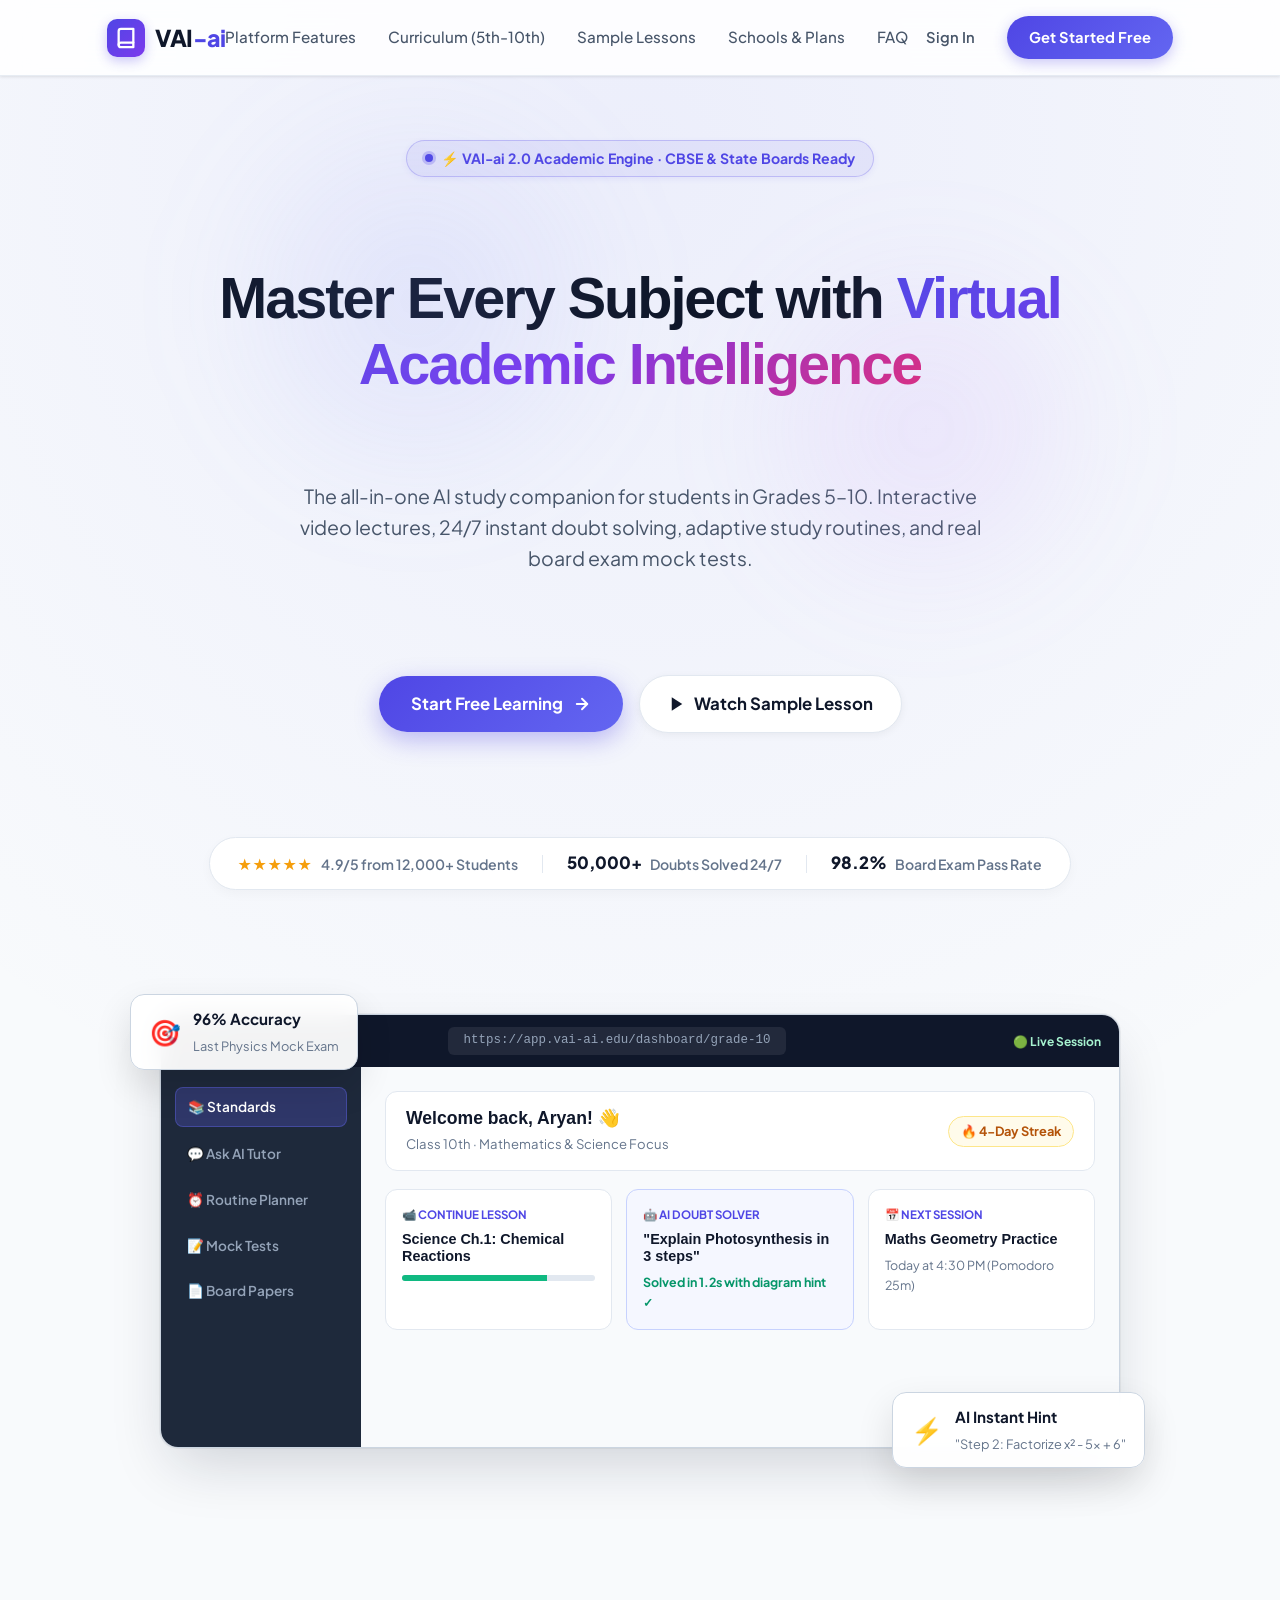
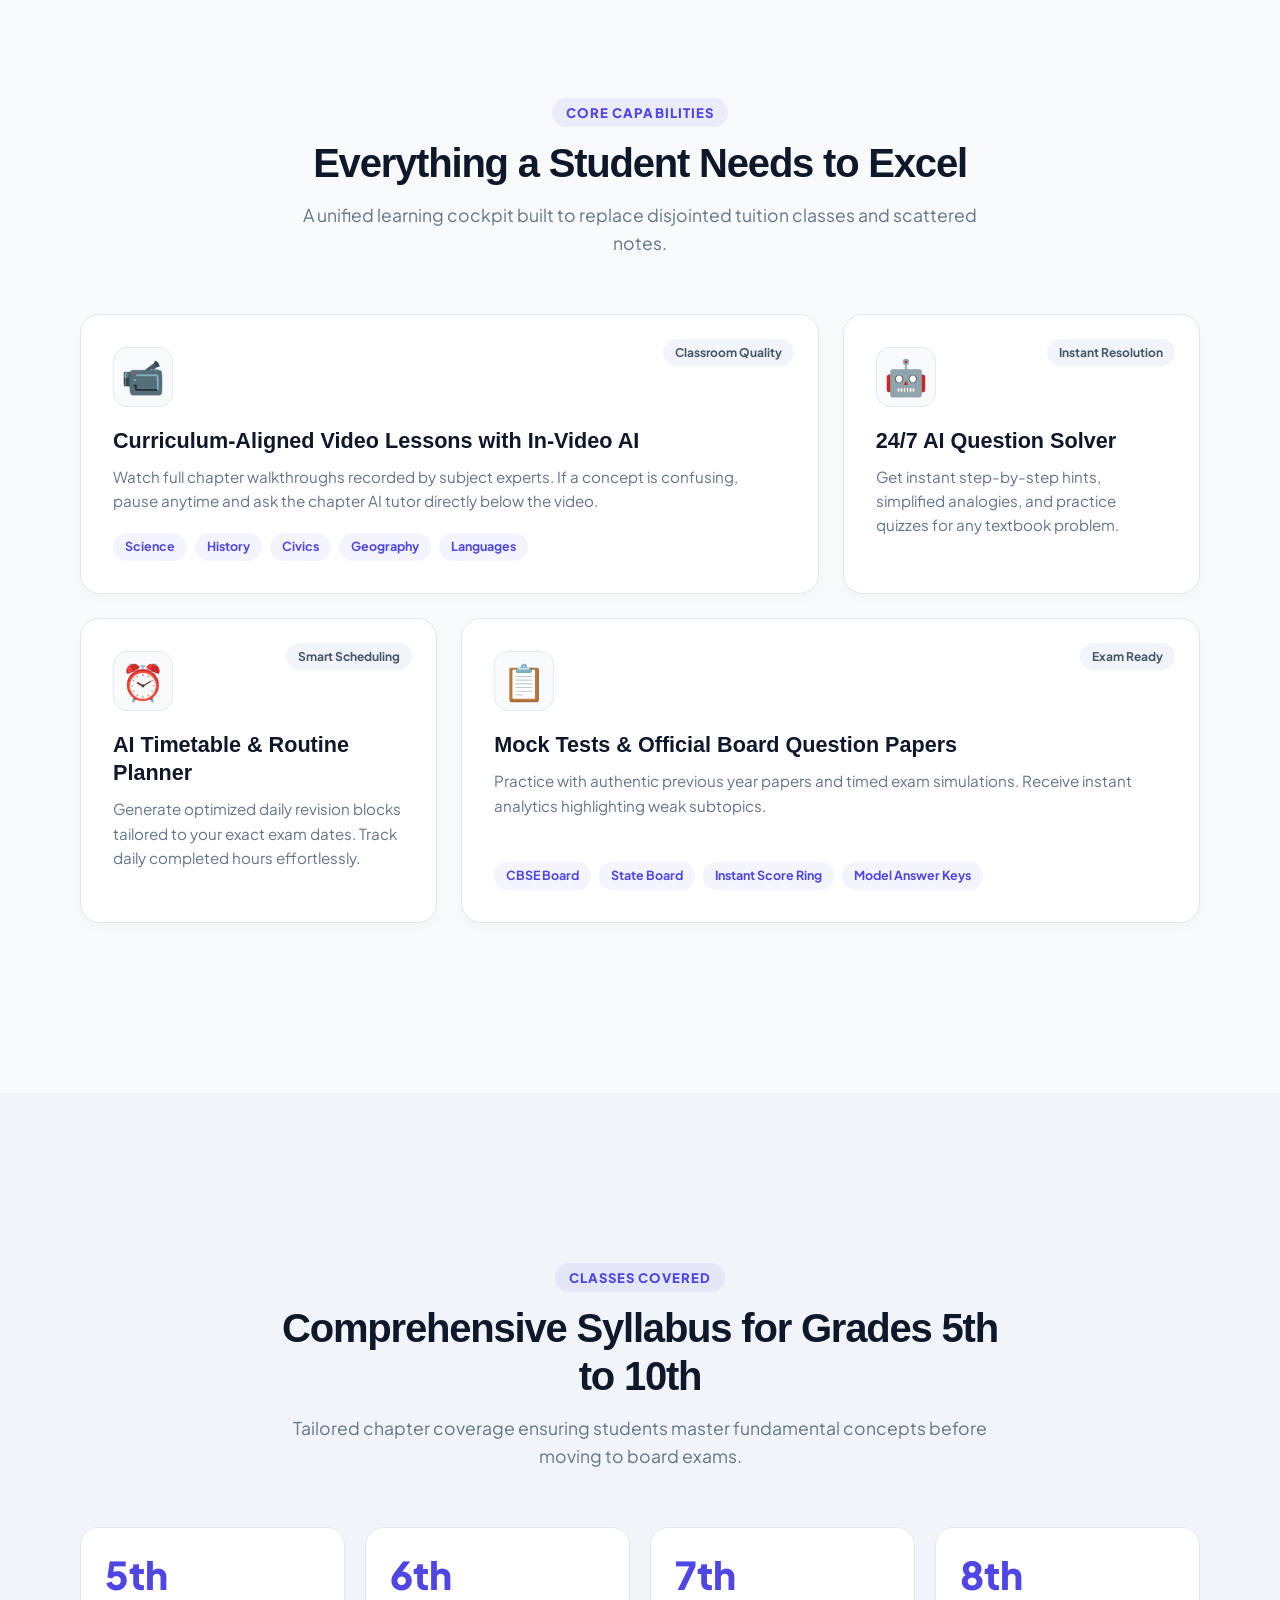
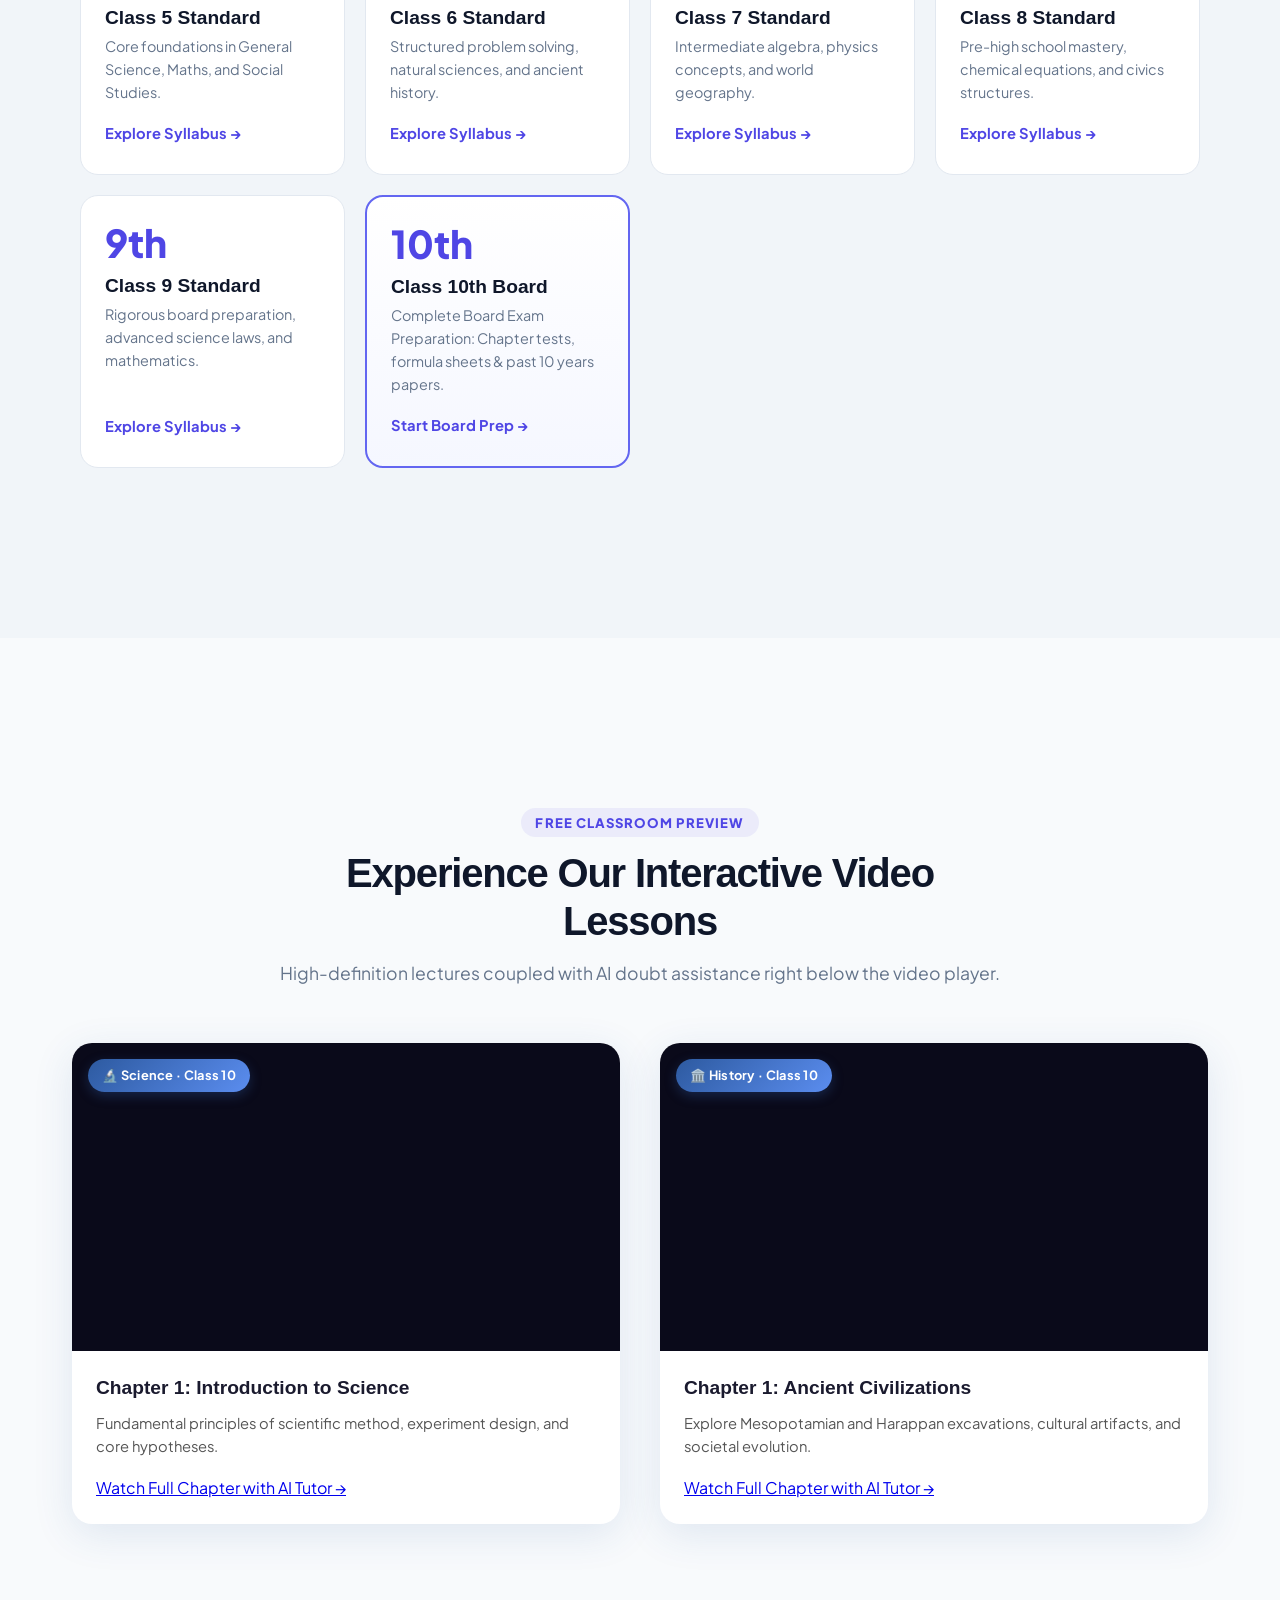
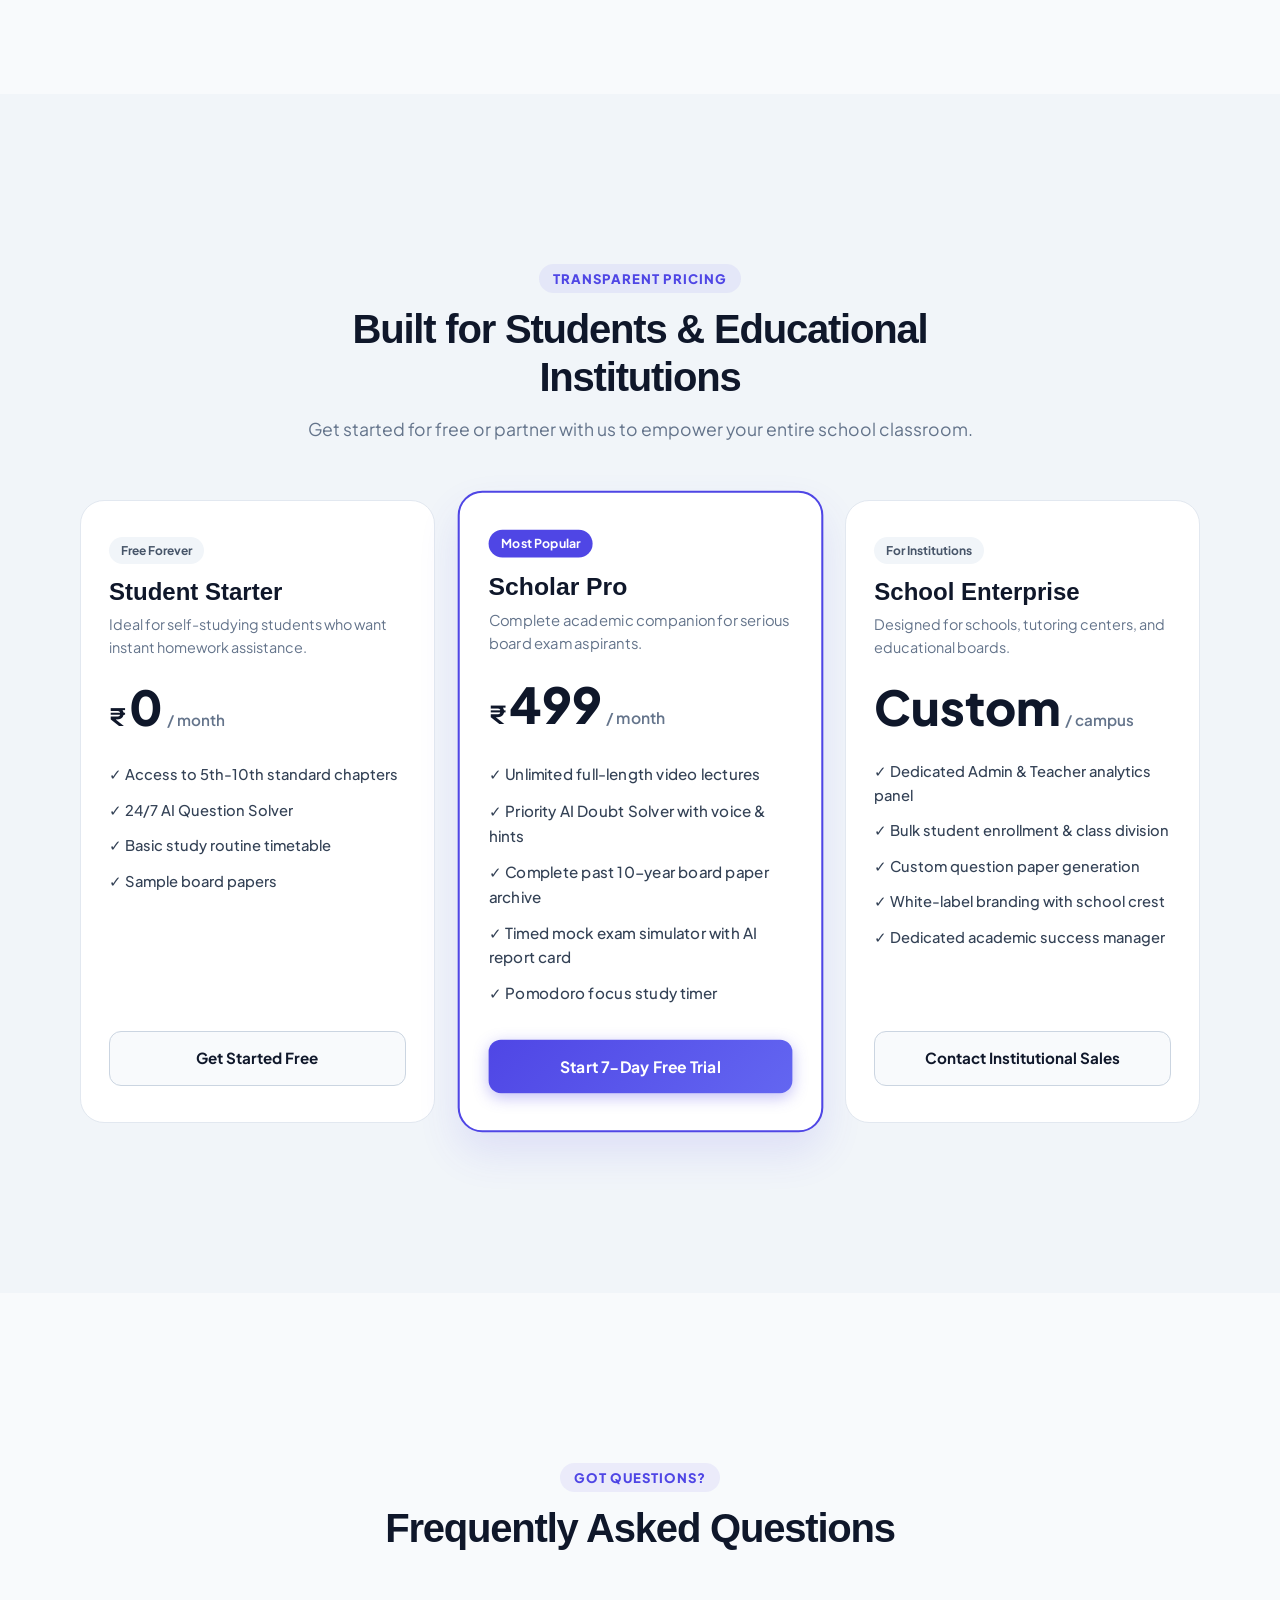
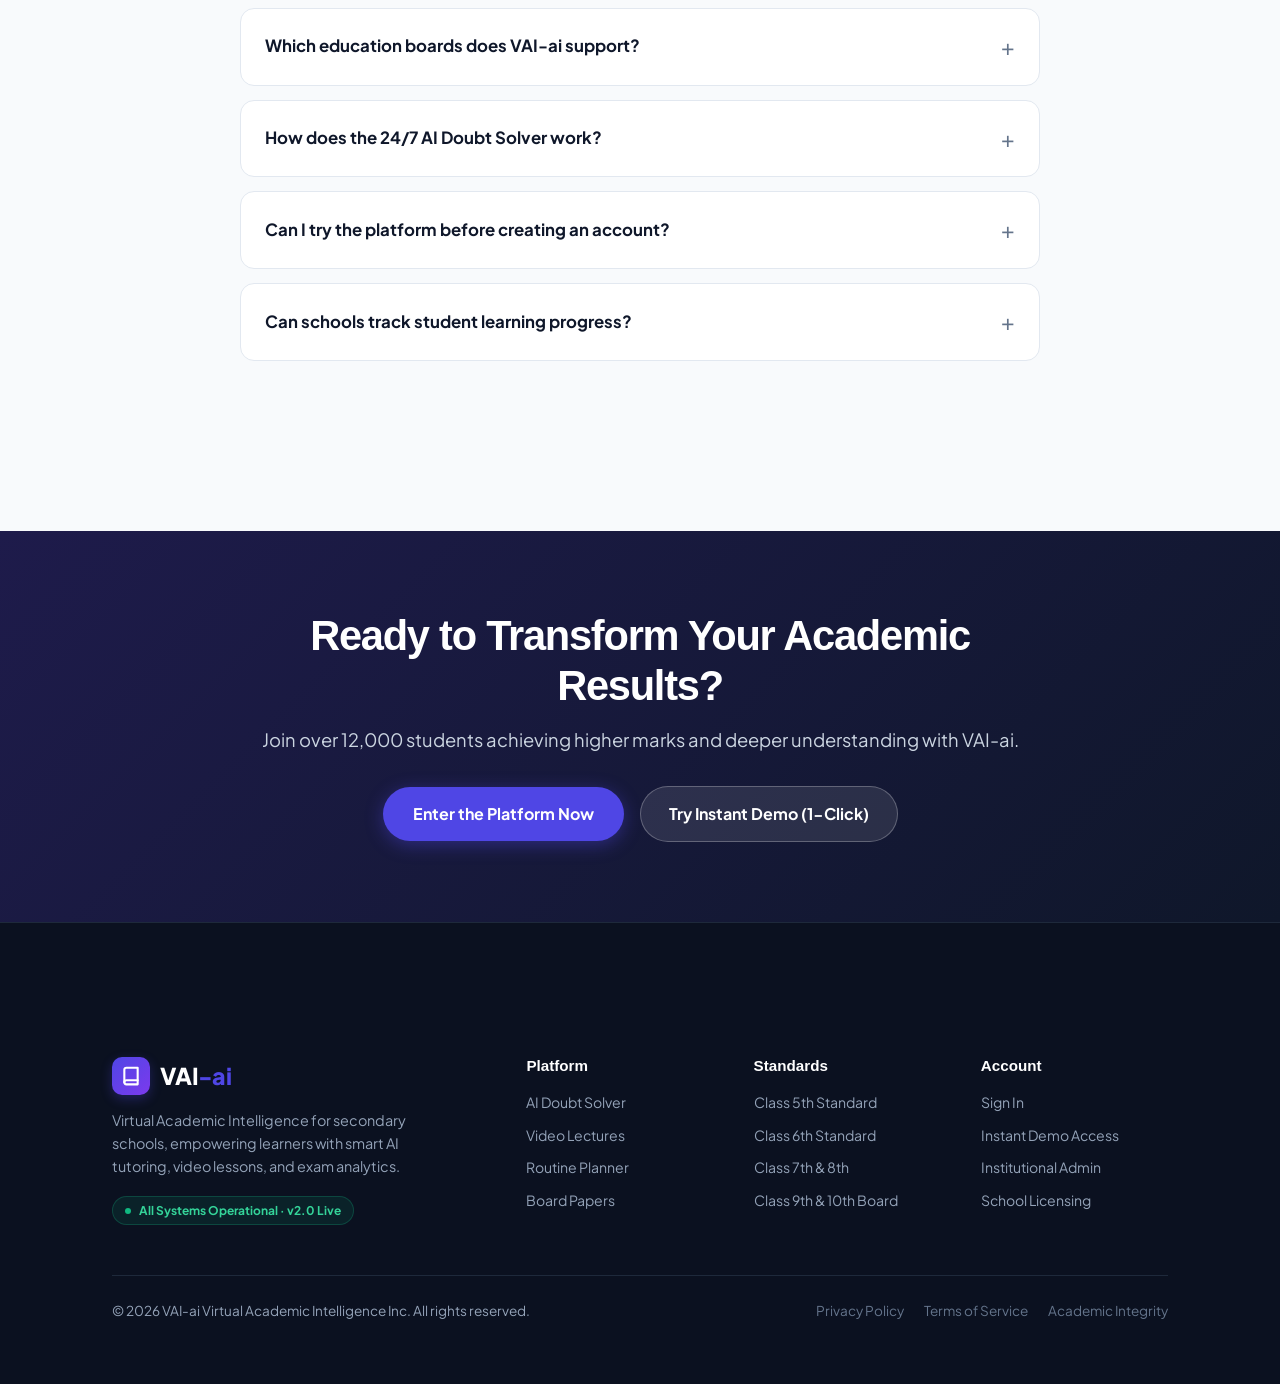
<file: index.html>
<!DOCTYPE html>
<html lang="en">

<head>
    <meta charset="UTF-8">
    <meta name="viewport"
        content="width=device-width, initial-scale=1.0, maximum-scale=5.0, user-scalable=yes, viewport-fit=cover">
    <title>VAI-ai - Virtual Academic Intelligence | Commercial School Learning Platform</title>
    <link rel="preconnect" href="https://fonts.googleapis.com">
    <link rel="preconnect" href="https://fonts.gstatic.com" crossorigin>
    <link href="https://fonts.googleapis.com/css2?family=Plus+Jakarta+Sans:wght@300;400;500;600;700;800&display=swap"
        rel="stylesheet">
    <link rel="stylesheet" href="landing-styles.css">
    <link rel="stylesheet" href="landing-mobile-menu.css">
    <link rel="stylesheet" href="mobile-responsive.css">
    <link rel="stylesheet" href="spacing-fix.css">
    <link rel="stylesheet" href="edtech-modern-theme.css">
    <link rel="stylesheet" href="universal-responsive.css?v=3.0">
</head>

<body class="commercial-landing">
    <!-- Commercial SaaS Navbar -->
    <nav class="navbar commercial-nav">
        <div class="nav-container">
            <a href="index.html" class="commercial-logo">
                <span class="logo-mark">
                    <svg width="22" height="22" viewBox="0 0 24 24" fill="none" stroke="currentColor" stroke-width="2.5" stroke-linecap="round" stroke-linejoin="round">
                        <path d="M4 19.5A2.5 2.5 0 0 1 6.5 17H20"/>
                        <path d="M6.5 2H20v20H6.5A2.5 2.5 0 0 1 4 19.5v-15A2.5 2.5 0 0 1 6.5 2z"/>
                    </svg>
                </span>
                <span class="logo-text">VAI<span class="logo-accent">-ai</span></span>
            </a>

            <!-- Navigation Links -->
            <div class="nav-links" id="navLinks">
                <a href="#features" class="nav-link">Platform Features</a>
                <a href="#curriculum" class="nav-link">Curriculum (5th-10th)</a>
                <a href="#demo-videos" class="nav-link">Sample Lessons</a>
                <a href="#pricing" class="nav-link">Schools & Plans</a>
                <a href="#faq" class="nav-link">FAQ</a>
                <div class="mobile-drawer-actions">
                    <a href="login.html" class="btn-primary-cta" style="display: block; text-align: center; margin-top: 14px;">Sign In to Cockpit</a>
                </div>
            </div>

            <!-- Navbar Actions -->
            <div class="nav-actions" id="navActions">
                <a href="login.html" class="btn-ghost-signin">Sign In</a>
                <a href="login.html" class="btn-primary-cta">Get Started Free</a>
            </div>

            <!-- Mobile Hamburger -->
            <button class="hamburger" id="hamburger" aria-label="Toggle navigation">
                <span class="hamburger-line"></span>
                <span class="hamburger-line"></span>
                <span class="hamburger-line"></span>
            </button>
        </div>
    </nav>

    <!-- Hero Section -->
    <header class="commercial-hero">
        <div class="hero-glow-blob-1"></div>
        <div class="hero-glow-blob-2"></div>

        <div class="hero-container">
            <div class="hero-badge">
                <span class="badge-dot"></span>
                <span class="badge-text">⚡ VAI-ai 2.0 Academic Engine · CBSE & State Boards Ready</span>
            </div>

            <h1 class="hero-headline">
                Master Every Subject with
                <span class="headline-gradient">Virtual Academic Intelligence</span>
            </h1>

            <p class="hero-subtext">
                The all-in-one AI study companion for students in Grades 5–10. Interactive video lectures, 24/7 instant doubt solving, adaptive study routines, and real board exam mock tests.
            </p>

            <div class="hero-cta-group">
                <a href="login.html" class="btn-hero-primary">
                    <span>Start Free Learning</span>
                    <svg width="18" height="18" viewBox="0 0 24 24" fill="none" stroke="currentColor" stroke-width="2.5" stroke-linecap="round" stroke-linejoin="round">
                        <line x1="5" y1="12" x2="19" y2="12"></line>
                        <polyline points="12 5 19 12 12 19"></polyline>
                    </svg>
                </a>
                <a href="#demo-videos" class="btn-hero-secondary">
                    <svg width="18" height="18" viewBox="0 0 24 24" fill="currentColor">
                        <polygon points="5 3 19 12 5 21 5 3"></polygon>
                    </svg>
                    <span>Watch Sample Lesson</span>
                </a>
            </div>

            <!-- Social Proof Bar -->
            <div class="hero-proof-bar">
                <div class="proof-item">
                    <span class="proof-stars">★★★★★</span>
                    <span class="proof-label">4.9/5 from 12,000+ Students</span>
                </div>
                <div class="proof-divider"></div>
                <div class="proof-item">
                    <span class="proof-val">50,000+</span>
                    <span class="proof-label">Doubts Solved 24/7</span>
                </div>
                <div class="proof-divider"></div>
                <div class="proof-item">
                    <span class="proof-val">98.2%</span>
                    <span class="proof-label">Board Exam Pass Rate</span>
                </div>
            </div>

            <!-- Interactive Platform Preview Mockup Frame -->
            <div class="platform-mockup-wrapper">
                <div class="mockup-frame">
                    <div class="mockup-header-bar">
                        <div class="mockup-dots">
                            <span class="dot red"></span>
                            <span class="dot yellow"></span>
                            <span class="dot green"></span>
                        </div>
                        <div class="mockup-address">https://app.vai-ai.edu/dashboard/grade-10</div>
                        <div class="mockup-status">🟢 Live Session</div>
                    </div>
                    <div class="mockup-content">
                        <!-- Left Sidebar mini -->
                        <div class="mockup-sidebar">
                            <div class="mockup-nav-item active">📚 Standards</div>
                            <div class="mockup-nav-item">💬 Ask AI Tutor</div>
                            <div class="mockup-nav-item">⏰ Routine Planner</div>
                            <div class="mockup-nav-item">📝 Mock Tests</div>
                            <div class="mockup-nav-item">📄 Board Papers</div>
                        </div>
                        <!-- Main Preview Body -->
                        <div class="mockup-main">
                            <div class="mockup-top-card">
                                <div>
                                    <h3>Welcome back, Aryan! 👋</h3>
                                    <p>Class 10th · Mathematics & Science Focus</p>
                                </div>
                                <div class="mockup-pill">🔥 4-Day Streak</div>
                            </div>
                            <div class="mockup-grid">
                                <div class="mockup-card">
                                    <div class="card-tag">📹 Continue Lesson</div>
                                    <h4>Science Ch.1: Chemical Reactions</h4>
                                    <div class="mockup-progress"><div style="width: 75%"></div></div>
                                </div>
                                <div class="mockup-card highlight">
                                    <div class="card-tag">🤖 AI Doubt Solver</div>
                                    <h4>"Explain Photosynthesis in 3 steps"</h4>
                                    <p class="mockup-reply">Solved in 1.2s with diagram hint ✓</p>
                                </div>
                                <div class="mockup-card">
                                    <div class="card-tag">📅 Next Session</div>
                                    <h4>Maths Geometry Practice</h4>
                                    <p>Today at 4:30 PM (Pomodoro 25m)</p>
                                </div>
                            </div>
                        </div>
                    </div>
                </div>

                <!-- Floating Live Badges -->
                <div class="floating-badge badge-top-left">
                    <span class="badge-icon">🎯</span>
                    <div>
                        <strong>96% Accuracy</strong>
                        <small>Last Physics Mock Exam</small>
                    </div>
                </div>
                <div class="floating-badge badge-bottom-right">
                    <span class="badge-icon">⚡</span>
                    <div>
                        <strong>AI Instant Hint</strong>
                        <small>"Step 2: Factorize x² - 5x + 6"</small>
                    </div>
                </div>
            </div>
        </div>
    </header>

    <!-- Bento Grid Features Section -->
    <section id="features" class="commercial-section">
        <div class="section-container">
            <div class="section-header-centered">
                <span class="section-kicker">Core Capabilities</span>
                <h2 class="section-heading">Everything a Student Needs to Excel</h2>
                <p class="section-lead">A unified learning cockpit built to replace disjointed tuition classes and scattered notes.</p>
            </div>

            <div class="bento-grid">
                <!-- Bento Card 1: AI Video Lessons -->
                <div class="bento-card bento-wide">
                    <div class="bento-badge">Classroom Quality</div>
                    <div class="bento-icon-box">📹</div>
                    <h3>Curriculum-Aligned Video Lessons with In-Video AI</h3>
                    <p>Watch full chapter walkthroughs recorded by subject experts. If a concept is confusing, pause anytime and ask the chapter AI tutor directly below the video.</p>
                    <div class="bento-tags">
                        <span>Science</span>
                        <span>History</span>
                        <span>Civics</span>
                        <span>Geography</span>
                        <span>Languages</span>
                    </div>
                </div>

                <!-- Bento Card 2: 24/7 AI Doubt Solver -->
                <div class="bento-card">
                    <div class="bento-badge">Instant Resolution</div>
                    <div class="bento-icon-box">🤖</div>
                    <h3>24/7 AI Question Solver</h3>
                    <p>Get instant step-by-step hints, simplified analogies, and practice quizzes for any textbook problem.</p>
                </div>

                <!-- Bento Card 3: Adaptive Routine Generator -->
                <div class="bento-card">
                    <div class="bento-badge">Smart Scheduling</div>
                    <div class="bento-icon-box">⏰</div>
                    <h3>AI Timetable & Routine Planner</h3>
                    <p>Generate optimized daily revision blocks tailored to your exact exam dates. Track daily completed hours effortlessly.</p>
                </div>

                <!-- Bento Card 4: Official Board Exam Simulator -->
                <div class="bento-card bento-wide">
                    <div class="bento-badge">Exam Ready</div>
                    <div class="bento-icon-box">📋</div>
                    <h3>Mock Tests & Official Board Question Papers</h3>
                    <p>Practice with authentic previous year papers and timed exam simulations. Receive instant analytics highlighting weak subtopics.</p>
                    <div class="bento-tags">
                        <span>CBSE Board</span>
                        <span>State Board</span>
                        <span>Instant Score Ring</span>
                        <span>Model Answer Keys</span>
                    </div>
                </div>
            </div>
        </div>
    </section>

    <!-- Curriculum Explorer Section -->
    <section id="curriculum" class="commercial-section alt-bg">
        <div class="section-container">
            <div class="section-header-centered">
                <span class="section-kicker">Classes Covered</span>
                <h2 class="section-heading">Comprehensive Syllabus for Grades 5th to 10th</h2>
                <p class="section-lead">Tailored chapter coverage ensuring students master fundamental concepts before moving to board exams.</p>
            </div>

            <div class="grades-grid-showcase">
                <div class="grade-item-box">
                    <div class="grade-num">5th</div>
                    <h4>Class 5 Standard</h4>
                    <p>Core foundations in General Science, Maths, and Social Studies.</p>
                    <a href="login.html" class="grade-link">Explore Syllabus →</a>
                </div>
                <div class="grade-item-box">
                    <div class="grade-num">6th</div>
                    <h4>Class 6 Standard</h4>
                    <p>Structured problem solving, natural sciences, and ancient history.</p>
                    <a href="login.html" class="grade-link">Explore Syllabus →</a>
                </div>
                <div class="grade-item-box">
                    <div class="grade-num">7th</div>
                    <h4>Class 7 Standard</h4>
                    <p>Intermediate algebra, physics concepts, and world geography.</p>
                    <a href="login.html" class="grade-link">Explore Syllabus →</a>
                </div>
                <div class="grade-item-box">
                    <div class="grade-num">8th</div>
                    <h4>Class 8 Standard</h4>
                    <p>Pre-high school mastery, chemical equations, and civics structures.</p>
                    <a href="login.html" class="grade-link">Explore Syllabus →</a>
                </div>
                <div class="grade-item-box">
                    <div class="grade-num">9th</div>
                    <h4>Class 9 Standard</h4>
                    <p>Rigorous board preparation, advanced science laws, and mathematics.</p>
                    <a href="login.html" class="grade-link">Explore Syllabus →</a>
                </div>
                <div class="grade-item-box highlight-grade">
                    <div class="grade-num">10th</div>
                    <h4>Class 10th Board</h4>
                    <p>Complete Board Exam Preparation: Chapter tests, formula sheets & past 10 years papers.</p>
                    <a href="login.html" class="grade-link">Start Board Prep →</a>
                </div>
            </div>
        </div>
    </section>

    <!-- Sample Lessons Section -->
    <section id="demo-videos" class="commercial-section">
        <div class="section-container">
            <div class="section-header-centered">
                <span class="section-kicker">Free Classroom Preview</span>
                <h2 class="section-heading">Experience Our Interactive Video Lessons</h2>
                <p class="section-lead">High-definition lectures coupled with AI doubt assistance right below the video player.</p>
            </div>

            <div class="demo-videos-grid">
                <!-- Video Card 1 -->
                <div class="demo-video-card">
                    <div class="demo-video-badge">🔬 Science · Class 10</div>
                    <div class="demo-video-wrapper">
                        <iframe
                            src="https://drive.google.com/file/d/1ECEiTl-uhtHCfuLHtXzijbBlw2CsVKg-/preview"
                            title="Introduction to Science"
                            frameborder="0"
                            allow="autoplay; encrypted-media"
                            allowfullscreen>
                        </iframe>
                    </div>
                    <div class="demo-video-info">
                        <h3>Chapter 1: Introduction to Science</h3>
                        <p>Fundamental principles of scientific method, experiment design, and core hypotheses.</p>
                        <a href="login.html" class="btn-video-watch">Watch Full Chapter with AI Tutor →</a>
                    </div>
                </div>

                <!-- Video Card 2 -->
                <div class="demo-video-card">
                    <div class="demo-video-badge">🏛️ History · Class 10</div>
                    <div class="demo-video-wrapper">
                        <iframe
                            src="https://drive.google.com/file/d/1V07fQpqvE8iffQY0XuXkxtz-wrQtUyO_/preview"
                            title="Ancient Civilizations"
                            frameborder="0"
                            allow="autoplay; encrypted-media"
                            allowfullscreen>
                        </iframe>
                    </div>
                    <div class="demo-video-info">
                        <h3>Chapter 1: Ancient Civilizations</h3>
                        <p>Explore Mesopotamian and Harappan excavations, cultural artifacts, and societal evolution.</p>
                        <a href="login.html" class="btn-video-watch">Watch Full Chapter with AI Tutor →</a>
                    </div>
                </div>
            </div>
        </div>
    </section>

    <!-- Pricing & Schools Section -->
    <section id="pricing" class="commercial-section alt-bg">
        <div class="section-container">
            <div class="section-header-centered">
                <span class="section-kicker">Transparent Pricing</span>
                <h2 class="section-heading">Built for Students & Educational Institutions</h2>
                <p class="section-lead">Get started for free or partner with us to empower your entire school classroom.</p>
            </div>

            <div class="pricing-cards-grid">
                <!-- Free Tier -->
                <div class="pricing-card">
                    <div class="pricing-badge">Free Forever</div>
                    <h3>Student Starter</h3>
                    <p>Ideal for self-studying students who want instant homework assistance.</p>
                    <div class="pricing-price">
                        <span class="currency">₹</span><span class="amt">0</span>
                        <span class="period">/ month</span>
                    </div>
                    <ul class="pricing-features">
                        <li>✓ Access to 5th-10th standard chapters</li>
                        <li>✓ 24/7 AI Question Solver</li>
                        <li>✓ Basic study routine timetable</li>
                        <li>✓ Sample board papers</li>
                    </ul>
                    <a href="login.html" class="btn-pricing-secondary">Get Started Free</a>
                </div>

                <!-- Pro Scholar Tier -->
                <div class="pricing-card featured-pricing">
                    <div class="pricing-badge popular">Most Popular</div>
                    <h3>Scholar Pro</h3>
                    <p>Complete academic companion for serious board exam aspirants.</p>
                    <div class="pricing-price">
                        <span class="currency">₹</span><span class="amt">499</span>
                        <span class="period">/ month</span>
                    </div>
                    <ul class="pricing-features">
                        <li>✓ Unlimited full-length video lectures</li>
                        <li>✓ Priority AI Doubt Solver with voice & hints</li>
                        <li>✓ Complete past 10-year board paper archive</li>
                        <li>✓ Timed mock exam simulator with AI report card</li>
                        <li>✓ Pomodoro focus study timer</li>
                    </ul>
                    <a href="login.html" class="btn-pricing-primary">Start 7-Day Free Trial</a>
                </div>

                <!-- School Enterprise Tier -->
                <div class="pricing-card">
                    <div class="pricing-badge">For Institutions</div>
                    <h3>School Enterprise</h3>
                    <p>Designed for schools, tutoring centers, and educational boards.</p>
                    <div class="pricing-price">
                        <span class="amt">Custom</span>
                        <span class="period">/ campus</span>
                    </div>
                    <ul class="pricing-features">
                        <li>✓ Dedicated Admin & Teacher analytics panel</li>
                        <li>✓ Bulk student enrollment & class division</li>
                        <li>✓ Custom question paper generation</li>
                        <li>✓ White-label branding with school crest</li>
                        <li>✓ Dedicated academic success manager</li>
                    </ul>
                    <a href="login.html" class="btn-pricing-secondary">Contact Institutional Sales</a>
                </div>
            </div>
        </div>
    </section>

    <!-- FAQ Accordion Section -->
    <section id="faq" class="commercial-section">
        <div class="section-container">
            <div class="section-header-centered">
                <span class="section-kicker">Got Questions?</span>
                <h2 class="section-heading">Frequently Asked Questions</h2>
            </div>

            <div class="faq-list">
                <details class="faq-item">
                    <summary>Which education boards does VAI-ai support?</summary>
                    <div class="faq-content">
                        VAI-ai provides comprehensive curriculum alignment for CBSE, ICSE, and major State Boards across India for standards 5th through 10th.
                    </div>
                </details>
                <details class="faq-item">
                    <summary>How does the 24/7 AI Doubt Solver work?</summary>
                    <div class="faq-content">
                        Our AI tutor is trained specifically on secondary school curricula. You can ask conceptual questions, request step-by-step math hints, or ask for simple everyday analogies. It never just gives flat answers—it guides you to understand the concept.
                    </div>
                </details>
                <details class="faq-item">
                    <summary>Can I try the platform before creating an account?</summary>
                    <div class="faq-content">
                        Yes! Our login page offers a 1-click **Instant Demo Access** button so students, parents, and educators can instantly explore the full platform with zero friction.
                    </div>
                </details>
                <details class="faq-item">
                    <summary>Can schools track student learning progress?</summary>
                    <div class="faq-content">
                        Yes. Our dedicated Admin Dashboard allows school administrators and teachers to monitor chapter completion rates, mock exam scores, and weak subject areas across entire grades.
                    </div>
                </details>
            </div>
        </div>
    </section>

    <!-- Final Call to Action -->
    <section class="commercial-cta-banner">
        <div class="cta-banner-container">
            <h2>Ready to Transform Your Academic Results?</h2>
            <p>Join over 12,000 students achieving higher marks and deeper understanding with VAI-ai.</p>
            <div class="cta-banner-buttons">
                <a href="login.html" class="btn-banner-primary">Enter the Platform Now</a>
                <a href="login.html" class="btn-banner-secondary">Try Instant Demo (1-Click)</a>
            </div>
        </div>
    </section>

    <!-- Commercial Footer -->
    <footer class="commercial-footer">
        <div class="footer-container">
            <div class="footer-grid">
                <div class="footer-brand-col">
                    <div class="commercial-logo">
                        <span class="logo-mark">
                            <svg width="20" height="20" viewBox="0 0 24 24" fill="none" stroke="currentColor" stroke-width="2.5" stroke-linecap="round" stroke-linejoin="round">
                                <path d="M4 19.5A2.5 2.5 0 0 1 6.5 17H20"/>
                                <path d="M6.5 2H20v20H6.5A2.5 2.5 0 0 1 4 19.5v-15A2.5 2.5 0 0 1 6.5 2z"/>
                            </svg>
                        </span>
                        <span class="logo-text">VAI<span class="logo-accent">-ai</span></span>
                    </div>
                    <p class="brand-desc">Virtual Academic Intelligence for secondary schools, empowering learners with smart AI tutoring, video lessons, and exam analytics.</p>
                    <div class="status-indicator-badge">
                        <span class="pulse-dot"></span>
                        <span>All Systems Operational · v2.0 Live</span>
                    </div>
                </div>

                <div class="footer-col">
                    <h4>Platform</h4>
                    <a href="#features">AI Doubt Solver</a>
                    <a href="#demo-videos">Video Lectures</a>
                    <a href="#curriculum">Routine Planner</a>
                    <a href="#curriculum">Board Papers</a>
                </div>

                <div class="footer-col">
                    <h4>Standards</h4>
                    <a href="login.html">Class 5th Standard</a>
                    <a href="login.html">Class 6th Standard</a>
                    <a href="login.html">Class 7th & 8th</a>
                    <a href="login.html">Class 9th & 10th Board</a>
                </div>

                <div class="footer-col">
                    <h4>Account</h4>
                    <a href="login.html">Sign In</a>
                    <a href="login.html">Instant Demo Access</a>
                    <a href="admin.html">Institutional Admin</a>
                    <a href="#pricing">School Licensing</a>
                </div>
            </div>

            <div class="footer-copyright-bar">
                <p>&copy; 2026 VAI-ai Virtual Academic Intelligence Inc. All rights reserved.</p>
                <div class="legal-links">
                    <a href="#">Privacy Policy</a>
                    <a href="#">Terms of Service</a>
                    <a href="#">Academic Integrity</a>
                </div>
            </div>
        </div>
    </footer>

    <script src="landing-script.js?v=2.2"></script>
    <script src="landing-mobile-menu.js?v=2.2"></script>
</body>
</html>
</file>
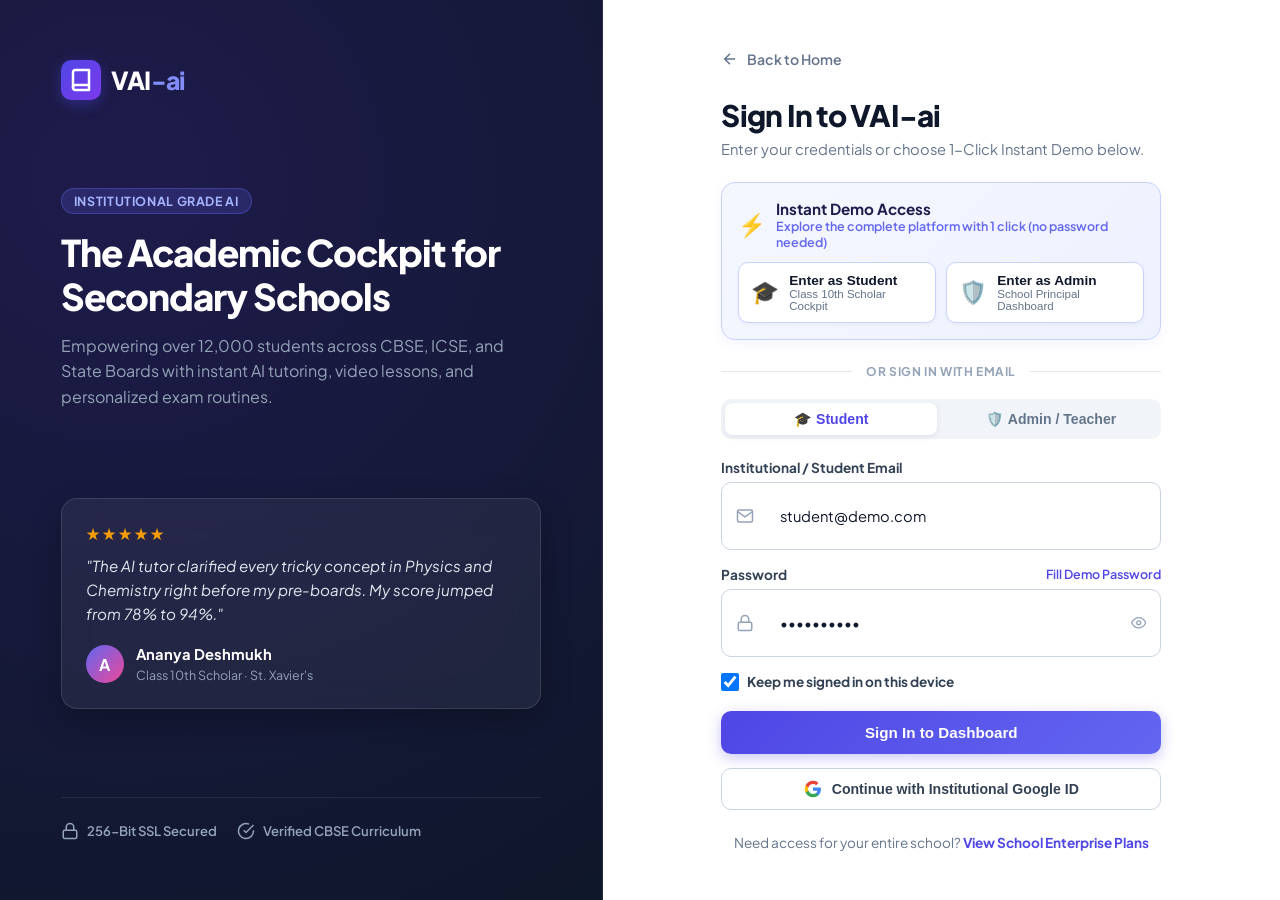
<file: admin.html>
<!DOCTYPE html>
<html lang="en">
<head>
    <meta charset="UTF-8">
    <meta name="viewport" content="width=device-width, initial-scale=1.0, maximum-scale=5.0, user-scalable=yes, viewport-fit=cover">
    <link rel="preconnect" href="https://fonts.googleapis.com">
    <link rel="preconnect" href="https://fonts.gstatic.com" crossorigin>
    <link href="https://fonts.googleapis.com/css2?family=Plus+Jakarta+Sans:wght@300;400;500;600;700;800&display=swap" rel="stylesheet">
    <link rel="stylesheet" href="admin-styles.css">
    <link rel="stylesheet" href="mobile-responsive.css">
    <link rel="stylesheet" href="edtech-modern-theme.css">
    <link rel="stylesheet" href="universal-responsive.css?v=3.0">
</head>
<body>
    <script>
        // Check admin access
        const session = JSON.parse(localStorage.getItem('vai_session') || 'null');
        if (!session || (session.role !== 'admin' && session.role !== 'teacher')) {
            window.location.href = 'login.html';
        }
    </script>

    <div class="admin-container">
        <!-- Sidebar -->
        <aside class="admin-sidebar">
            <div class="admin-logo">
                <h2>VAI<span>-ai</span></h2>
                <p>Admin Panel</p>
            </div>
            
            <nav class="admin-nav">
                <button class="nav-btn active" onclick="showAdminSection('dashboard')">
                    📊 Dashboard
                </button>
                <button class="nav-btn" onclick="showAdminSection('students')">
                    👥 Students
                </button>
                <button class="nav-btn" onclick="showAdminSection('classes')">
                    🎓 Classes
                </button>
                <button class="nav-btn" onclick="showAdminSection('activity')">
                    📈 Activity Logs
                </button>
                <button class="nav-btn" onclick="showAdminSection('users')">
                    👤 All Users
                </button>
            </nav>
            
            <div class="admin-profile">
                <div class="profile-avatar">A</div>
                <div class="profile-info">
                    <div class="profile-name" id="adminName">Admin</div>
                    <div class="profile-role">Administrator</div>
                </div>
            </div>
            
            <button class="logout-btn" onclick="adminLogout()">
                <svg width="18" height="18" viewBox="0 0 24 24" fill="none" stroke="currentColor" stroke-width="2">
                    <path d="M9 21H5a2 2 0 01-2-2V5a2 2 0 012-2h4"></path>
                    <polyline points="16 17 21 12 16 7"></polyline>
                    <line x1="21" y1="12" x2="9" y2="12"></line>
                </svg>
                Exit
            </button>
        </aside>
        <div class="mobile-sidebar-backdrop" id="adminSidebarBackdrop"></div>

        <!-- Main Content -->
        <main class="admin-main">
            <header class="admin-header">
                <div style="display: flex; align-items: center; gap: 10px;">
                    <button class="vai-mobile-nav-toggle" id="adminSidebarToggle" aria-label="Toggle Admin Menu" style="background: #1e3a8a; border-color: #3b82f6;">
                        <svg width="22" height="22" viewBox="0 0 24 24" fill="none" stroke="currentColor" stroke-width="2.5" stroke-linecap="round" stroke-linejoin="round">
                            <line x1="3" y1="12" x2="21" y2="12"></line>
                            <line x1="3" y1="6" x2="21" y2="6"></line>
                            <line x1="3" y1="18" x2="21" y2="18"></line>
                        </svg>
                    </button>
                    <h1 id="pageTitle">Dashboard</h1>
                </div>
                <div class="header-actions">
                    <button class="header-btn" onclick="refreshData()">
                        <svg width="18" height="18" viewBox="0 0 24 24" fill="none" stroke="currentColor" stroke-width="2">
                            <path d="M3 12a9 9 0 009-9 9.75 9.75 0 016.74 2.74L21 8"></path>
                            <path d="M21 3v5h-5"></path>
                            <path d="M21 12a9 9 0 01-9 9 9.75 9.75 0 01-6.74-2.74L3 16"></path>
                            <path d="M3 21v-5h5"></path>
                        </svg>
                        Refresh
                    </button>
                    <div class="current-time" id="currentTime"></div>
                </div>
            </header>

            <!-- Dashboard Section -->
            <section id="dashboardSection" class="admin-section active">
                <div class="stats-grid">
                    <div class="stat-card">
                        <div class="stat-icon">👥</div>
                        <div class="stat-content">
                            <div class="stat-value" id="totalStudents">0</div>
                            <div class="stat-label">Total Students</div>
                        </div>
                    </div>
                    <div class="stat-card">
                        <div class="stat-icon">✅</div>
                        <div class="stat-content">
                            <div class="stat-value" id="activeToday">0</div>
                            <div class="stat-label">Active Today</div>
                        </div>
                    </div>
                    <div class="stat-card">
                        <div class="stat-icon">🎓</div>
                        <div class="stat-content">
                            <div class="stat-value" id="totalClasses">6</div>
                            <div class="stat-label">Classes (5-10th)</div>
                        </div>
                    </div>
                    <div class="stat-card">
                        <div class="stat-icon">📈</div>
                        <div class="stat-content">
                            <div class="stat-value" id="totalLogins">0</div>
                            <div class="stat-label">Total Logins</div>
                        </div>
                    </div>
                </div>

                <div class="class-breakdown">
                    <h2>Students by Class</h2>
                    <div id="classBreakdown" class="class-chart"></div>
                </div>

                <div class="recent-activity">
                    <h2>Recent Activity</h2>
                    <div id="recentActivity" class="activity-list"></div>
                </div>
            </section>

            <!-- Students Section -->
            <section id="studentsSection" class="admin-section">
                <div class="section-header">
                    <input type="text" id="studentSearch" placeholder="Search students..." class="search-input">
                    <select id="classFilter" class="filter-select" onchange="filterStudents()">
                        <option value="">All Classes</option>
                        <option value="5">5th</option>
                        <option value="6">6th</option>
                        <option value="7">7th</option>
                        <option value="8">8th</option>
                        <option value="9">9th</option>
                        <option value="10">10th</option>
                    </select>
                </div>
                <div id="studentsTable" class="data-table"></div>
            </section>

            <!-- Classes Section -->
            <section id="classesSection" class="admin-section">
                <div id="classesGrid" class="classes-grid"></div>
            </section>

            <!-- Activity Section -->
            <section id="activitySection" class="admin-section">
                <div id="activityTable" class="data-table"></div>
            </section>

            <!-- Users Section -->
            <section id="usersSection" class="admin-section">
                <div id="usersTable" class="data-table"></div>
            </section>
        </main>
    </div>

    <script src="admin-script.js"></script>
    <script>
        // Admin mobile navigation drawer toggle
        document.addEventListener('DOMContentLoaded', () => {
            const toggleBtn = document.getElementById('adminSidebarToggle');
            const sidebar = document.querySelector('.admin-sidebar');
            const backdrop = document.getElementById('adminSidebarBackdrop');

            function openAdminNav() {
                if (sidebar) sidebar.classList.add('mobile-open');
                if (backdrop) backdrop.classList.add('active');
            }
            function closeAdminNav() {
                if (sidebar) sidebar.classList.remove('mobile-open');
                if (backdrop) backdrop.classList.remove('active');
            }

            if (toggleBtn) {
                toggleBtn.addEventListener('click', (e) => {
                    e.stopPropagation();
                    if (sidebar && sidebar.classList.contains('mobile-open')) {
                        closeAdminNav();
                    } else {
                        openAdminNav();
                    }
                });
            }

            if (backdrop) {
                backdrop.addEventListener('click', closeAdminNav);
            }

            document.querySelectorAll('.admin-nav .nav-btn').forEach(btn => {
                btn.addEventListener('click', () => {
                    if (window.innerWidth <= 768) {
                        closeAdminNav();
                    }
                });
            });
        });
    </script>
</body>
</html>
</file>
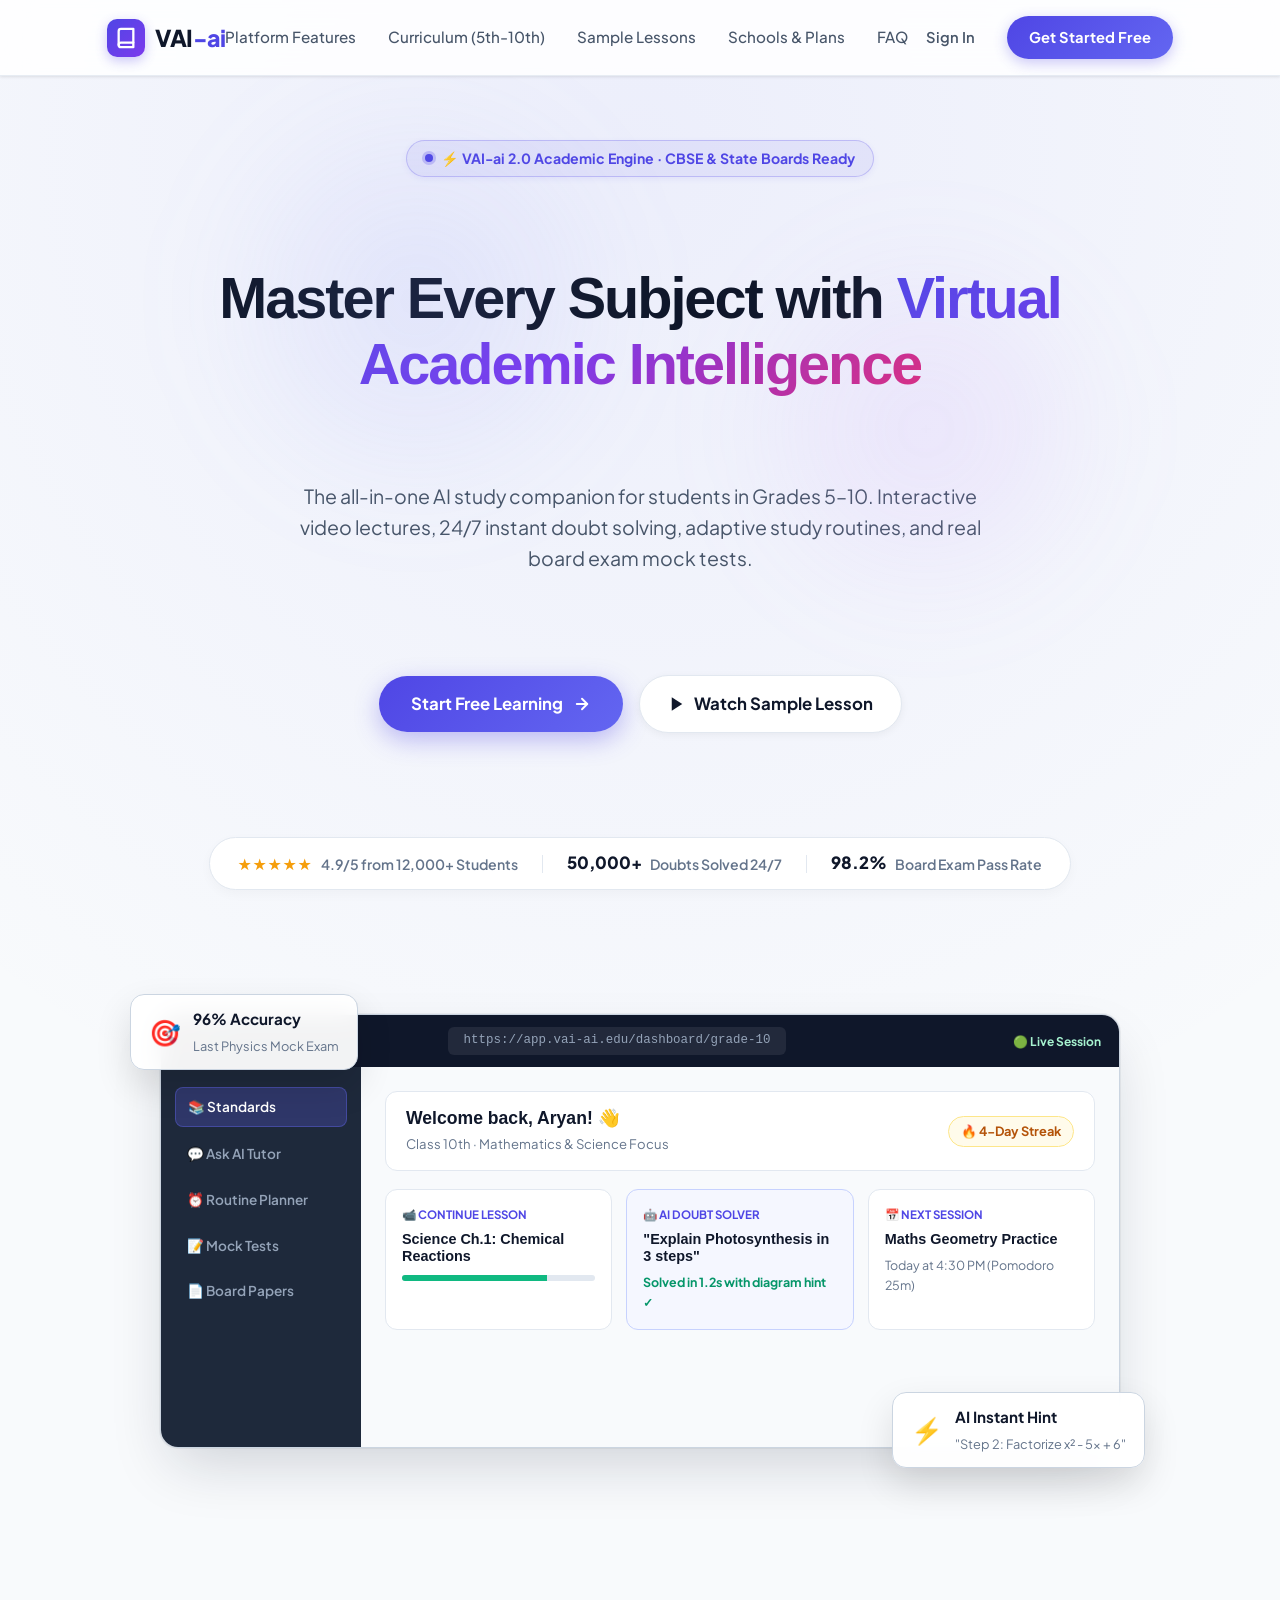
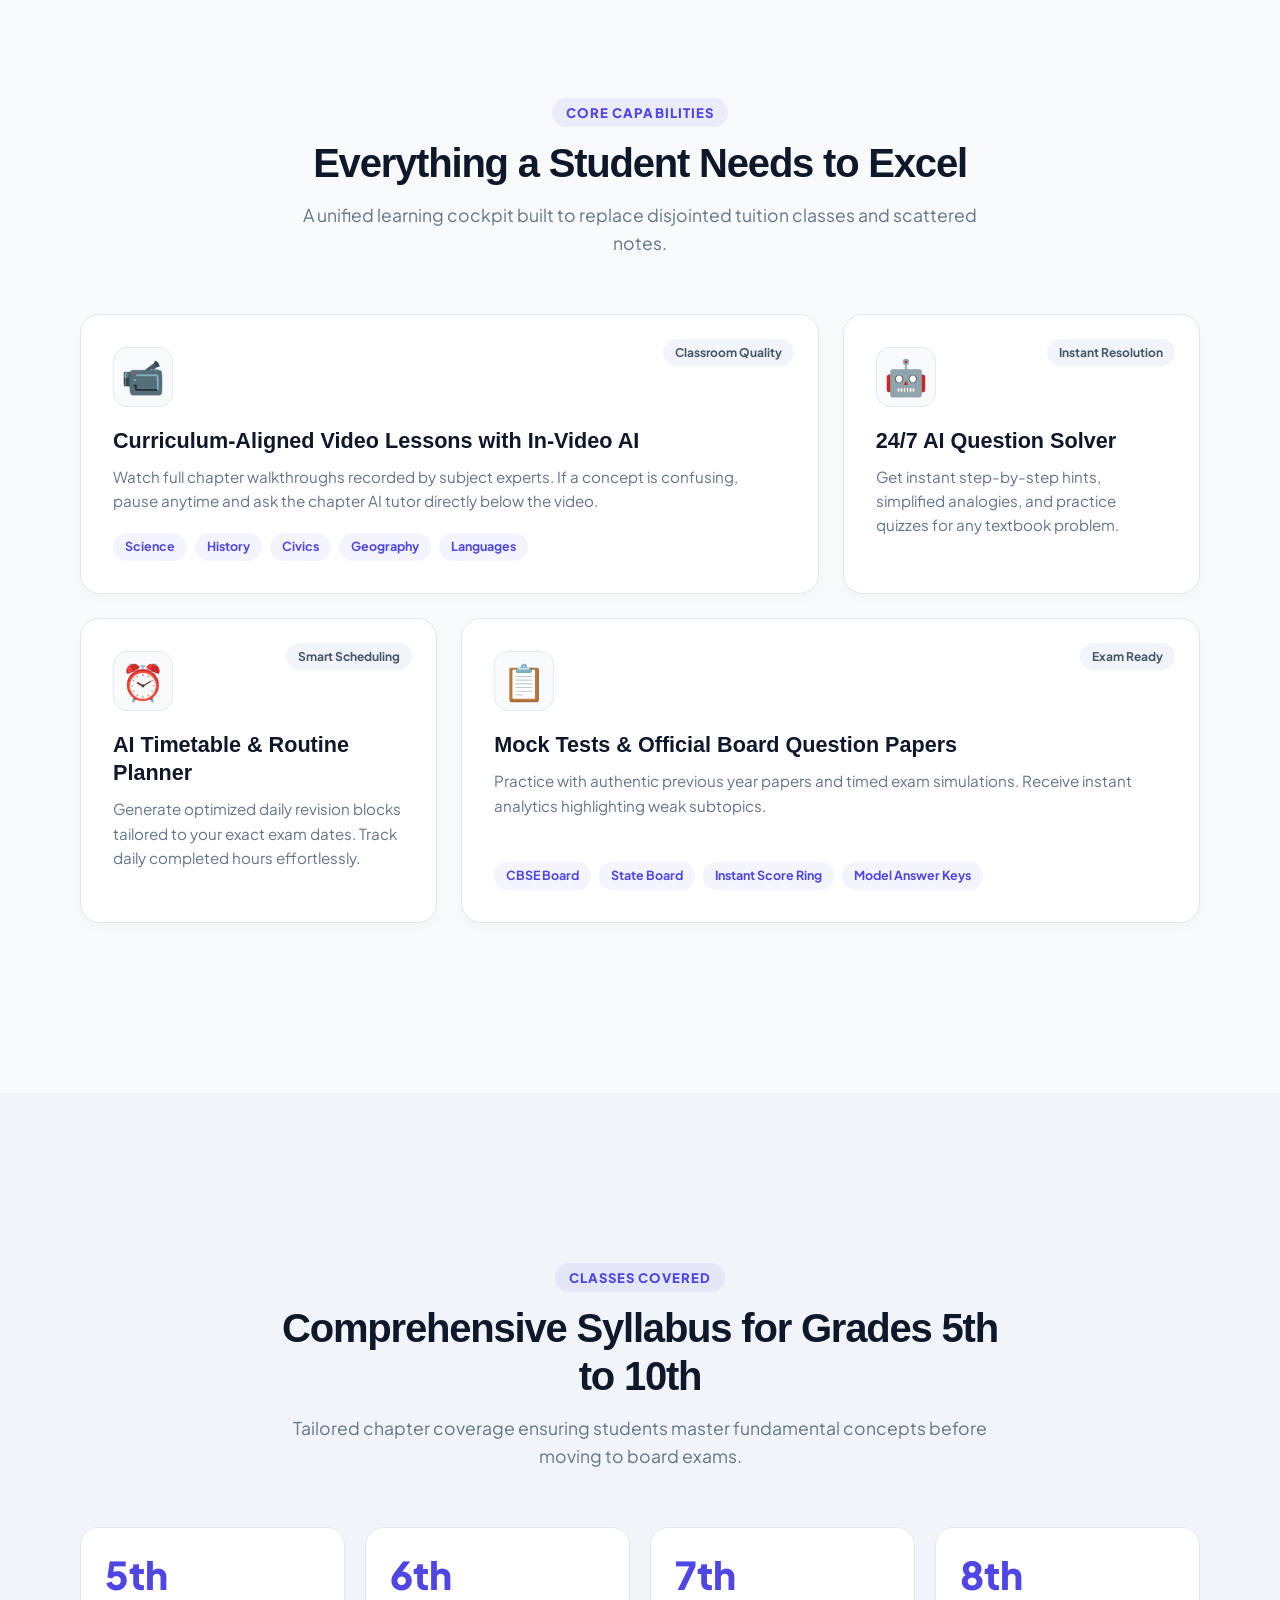
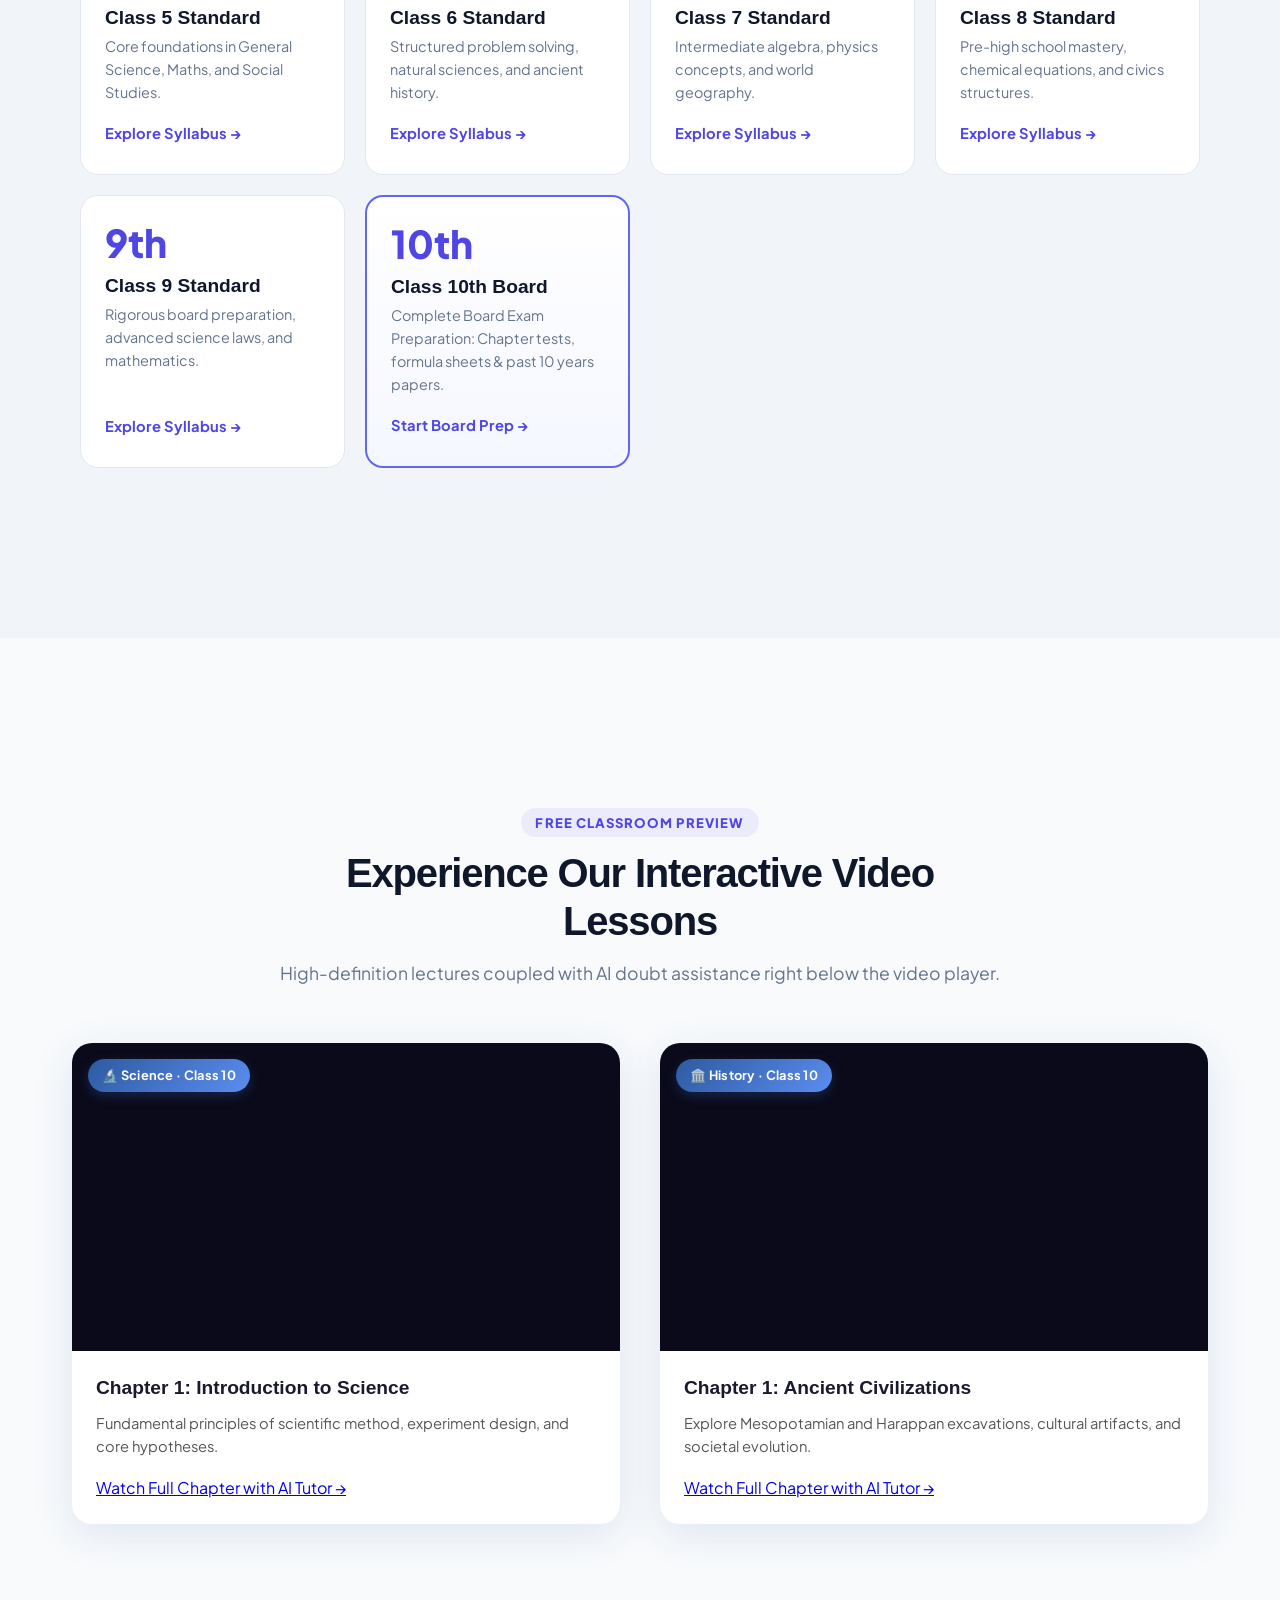
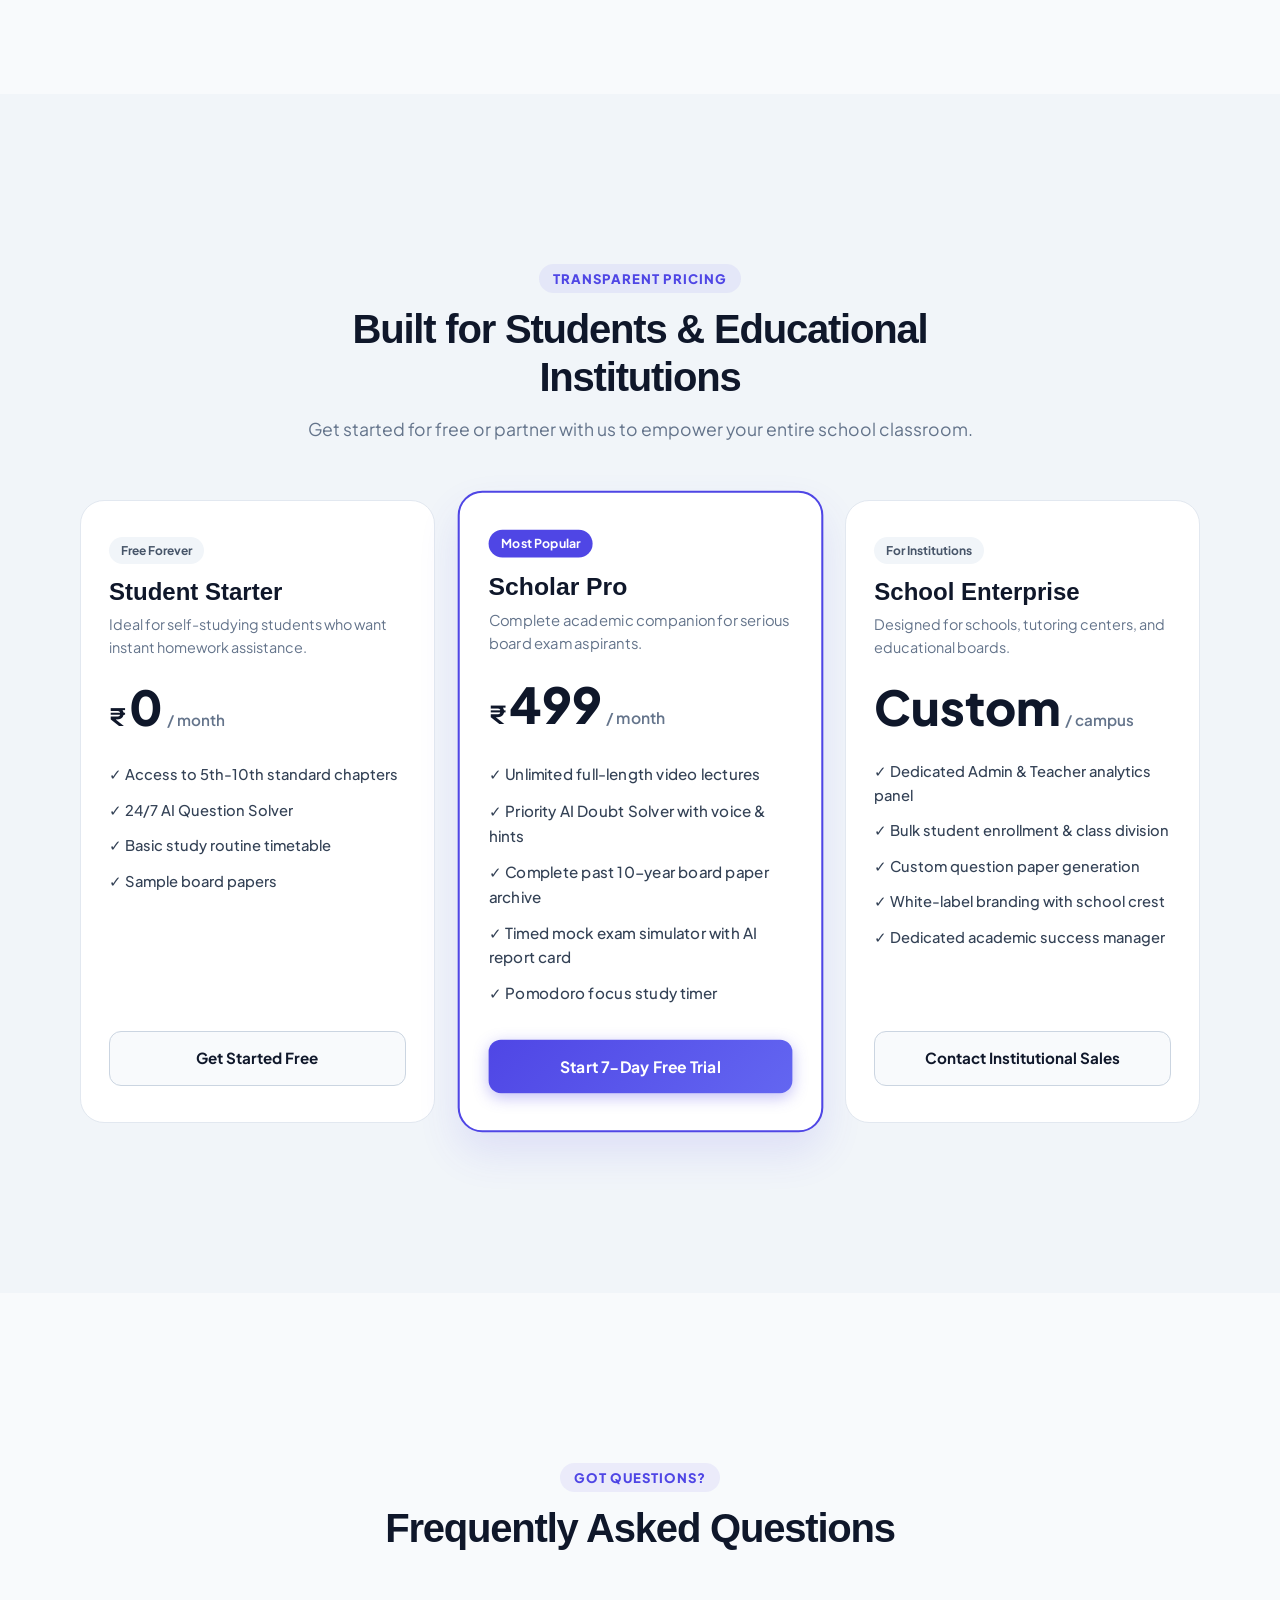
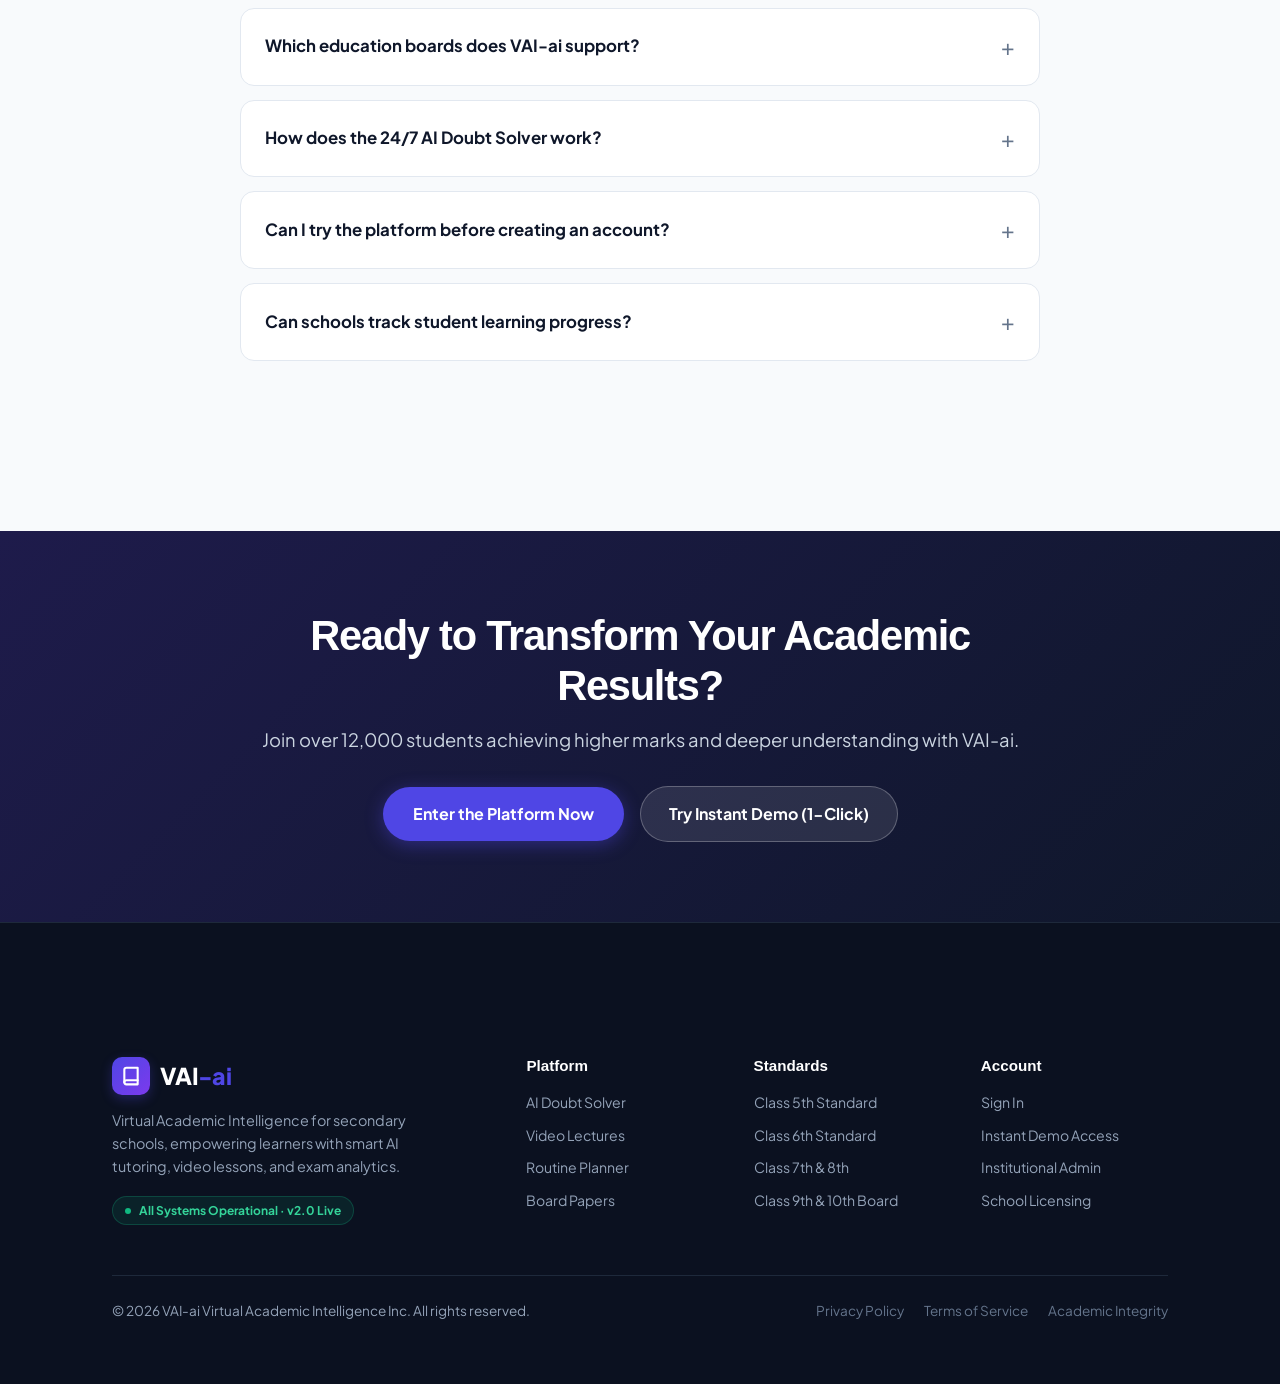
<file: landing.html>
<!DOCTYPE html>
<html lang="en">
<head>
    <meta charset="UTF-8">
    <meta http-equiv="refresh" content="0; url=index.html">
    <script>window.location.replace("index.html");</script>
    <title>Redirecting to VAI-ai...</title>
</head>
<body style="font-family: sans-serif; display: flex; align-items: center; justify-content: center; height: 100vh; margin: 0; background: #f8fafc; color: #334155;">
    <p>Redirecting to <a href="index.html" style="color: #4f46e5; font-weight: 600;">VAI-ai Home</a>...</p>
</body>
</html>
</file>
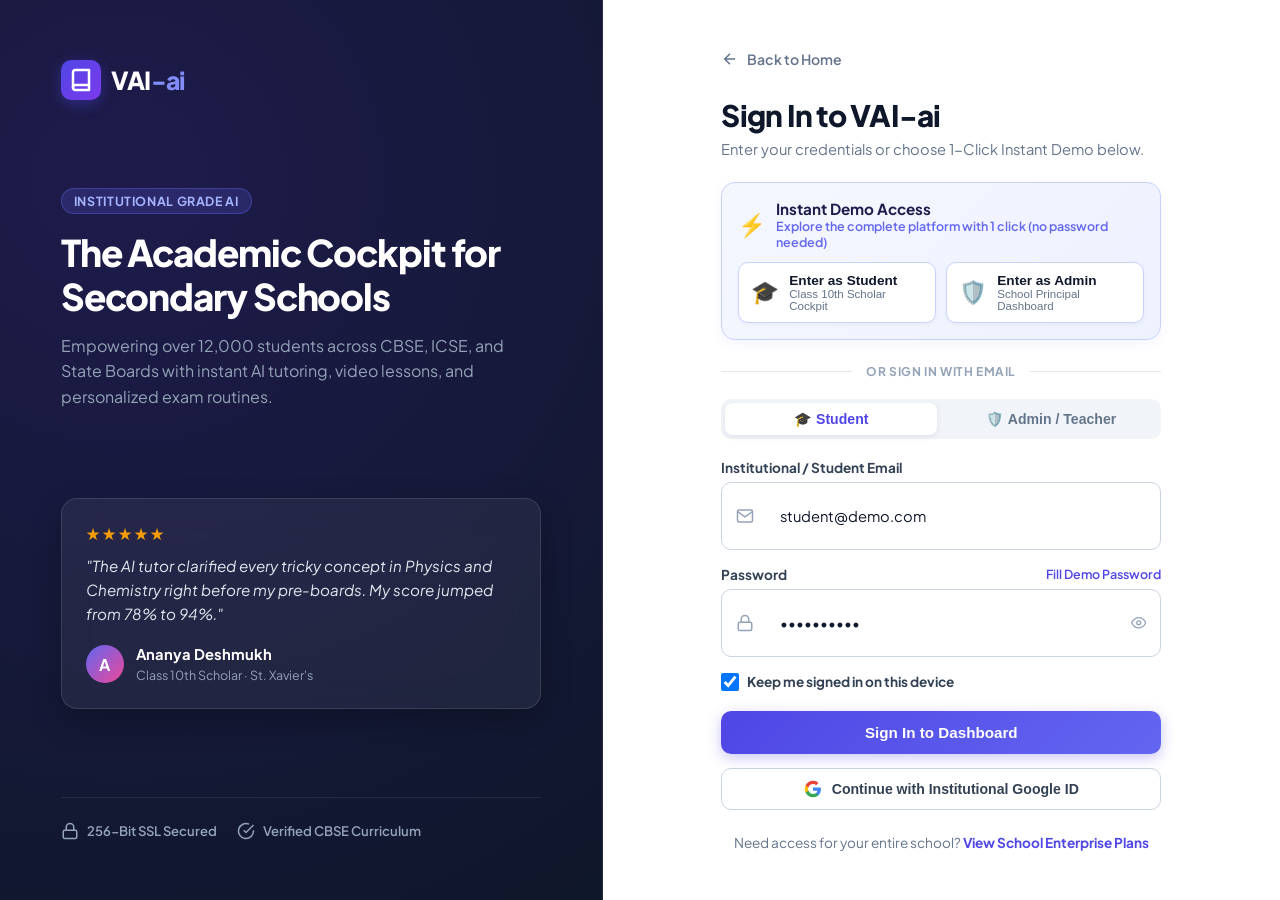
<file: login.html>
<!DOCTYPE html>
<html lang="en">

<head>
    <meta charset="UTF-8">
    <meta name="viewport"
        content="width=device-width, initial-scale=1.0, maximum-scale=5.0, user-scalable=yes, viewport-fit=cover">
    <title>Sign In - VAI-ai Virtual Academic Intelligence</title>
    <link rel="preconnect" href="https://fonts.googleapis.com">
    <link rel="preconnect" href="https://fonts.gstatic.com" crossorigin>
    <link href="https://fonts.googleapis.com/css2?family=Plus+Jakarta+Sans:wght@300;400;500;600;700;800&display=swap"
        rel="stylesheet">
    <link rel="stylesheet" href="auth-styles.css">
    <link rel="stylesheet" href="mobile-responsive.css">
    <link rel="stylesheet" href="edtech-modern-theme.css">
    <link rel="stylesheet" href="universal-responsive.css?v=3.0">
</head>

<body class="commercial-auth-page">
    <div class="auth-split-wrapper">
        <!-- Left Showcase Brand Panel -->
        <aside class="auth-showcase-panel">
            <div class="showcase-content">
                <a href="index.html" class="showcase-logo">
                    <span class="logo-mark">
                        <svg width="24" height="24" viewBox="0 0 24 24" fill="none" stroke="currentColor" stroke-width="2.5" stroke-linecap="round" stroke-linejoin="round">
                            <path d="M4 19.5A2.5 2.5 0 0 1 6.5 17H20"/>
                            <path d="M6.5 2H20v20H6.5A2.5 2.5 0 0 1 4 19.5v-15A2.5 2.5 0 0 1 6.5 2z"/>
                        </svg>
                    </span>
                    <span class="logo-name">VAI<span class="logo-accent">-ai</span></span>
                </a>

                <div class="showcase-headline-box">
                    <span class="showcase-pill">Institutional Grade AI</span>
                    <h2>The Academic Cockpit for Secondary Schools</h2>
                    <p>Empowering over 12,000 students across CBSE, ICSE, and State Boards with instant AI tutoring, video lessons, and personalized exam routines.</p>
                </div>

                <!-- Testimonial Quote Card -->
                <div class="showcase-quote-card">
                    <div class="quote-stars">★★★★★</div>
                    <p class="quote-text">"The AI tutor clarified every tricky concept in Physics and Chemistry right before my pre-boards. My score jumped from 78% to 94%."</p>
                    <div class="quote-author">
                        <div class="author-avatar">A</div>
                        <div>
                            <strong>Ananya Deshmukh</strong>
                            <small>Class 10th Scholar · St. Xavier's</small>
                        </div>
                    </div>
                </div>

                <!-- Trust Badges Footer -->
                <div class="showcase-trust-badges">
                    <div class="trust-item">
                        <svg width="18" height="18" viewBox="0 0 24 24" fill="none" stroke="currentColor" stroke-width="2"><rect x="3" y="11" width="18" height="11" rx="2" ry="2"/><path d="M7 11V7a5 5 0 0 1 10 0v4"/></svg>
                        <span>256-Bit SSL Secured</span>
                    </div>
                    <div class="trust-item">
                        <svg width="18" height="18" viewBox="0 0 24 24" fill="none" stroke="currentColor" stroke-width="2"><path d="M22 11.08V12a10 10 0 1 1-5.93-9.14"/><polyline points="22 4 12 14.01 9 11.01"/></svg>
                        <span>Verified CBSE Curriculum</span>
                    </div>
                </div>
            </div>
        </aside>

        <!-- Right Authentication Form Panel -->
        <main class="auth-form-panel">
            <div class="auth-panel-container">
                <!-- Top Navigation back -->
                <div class="auth-top-nav">
                    <a href="index.html" class="back-link">
                        <svg width="18" height="18" viewBox="0 0 24 24" fill="none" stroke="currentColor" stroke-width="2"><path d="M19 12H5M12 19l-7-7 7-7"/></svg>
                        <span>Back to Home</span>
                    </a>
                </div>

                <div class="auth-header">
                    <h1>Sign In to VAI-ai</h1>
                    <p>Enter your credentials or choose 1-Click Instant Demo below.</p>
                </div>

                <!-- 1-Click Instant Demo Access Box -->
                <div class="instant-demo-box">
                    <div class="demo-box-header">
                        <span class="demo-bolt">⚡</span>
                        <div>
                            <strong>Instant Demo Access</strong>
                            <small>Explore the complete platform with 1 click (no password needed)</small>
                        </div>
                    </div>
                    <div class="demo-button-group">
                        <button type="button" class="btn-demo-action student" onclick="instantDemoLogin('student')">
                            <span class="demo-role-icon">🎓</span>
                            <div>
                                <span class="demo-btn-title">Enter as Student</span>
                                <span class="demo-btn-sub">Class 10th Scholar Cockpit</span>
                            </div>
                        </button>
                        <button type="button" class="btn-demo-action admin" onclick="instantDemoLogin('admin')">
                            <span class="demo-role-icon">🛡️</span>
                            <div>
                                <span class="demo-btn-title">Enter as Admin</span>
                                <span class="demo-btn-sub">School Principal Dashboard</span>
                            </div>
                        </button>
                    </div>
                </div>

                <div class="auth-divider">
                    <span>OR SIGN IN WITH EMAIL</span>
                </div>

                <!-- Role Selector Tabs -->
                <div class="commercial-role-tabs">
                    <button type="button" class="role-pill-btn active" id="tabStudentBtn" onclick="setRole('student')">
                        🎓 Student
                    </button>
                    <button type="button" class="role-pill-btn" id="tabAdminBtn" onclick="setRole('admin')">
                        🛡️ Admin / Teacher
                    </button>
                </div>

                <!-- Standard Login Form -->
                <form id="commercialLoginForm" class="commercial-auth-form" onsubmit="handleCommercialLogin(event)">
                    <div class="form-group">
                        <label for="commEmail">Institutional / Student Email</label>
                        <div class="input-with-icon">
                            <svg width="18" height="18" viewBox="0 0 24 24" fill="none" stroke="currentColor" stroke-width="2"><path d="M4 4h16c1.1 0 2 .9 2 2v12c0 1.1-.9 2-2 2H4c-1.1 0-2-.9-2-2V6c0-1.1.9-2 2-2z"/><polyline points="22,6 12,13 2,6"/></svg>
                            <input type="email" id="commEmail" placeholder="e.g. student@demo.com" value="student@demo.com" required>
                        </div>
                    </div>

                    <div class="form-group">
                        <div class="label-row">
                            <label for="commPassword">Password</label>
                            <a href="#" class="forgot-link" onclick="fillDemoCredentials(); return false;">Fill Demo Password</a>
                        </div>
                        <div class="input-with-icon">
                            <svg width="18" height="18" viewBox="0 0 24 24" fill="none" stroke="currentColor" stroke-width="2"><rect x="3" y="11" width="18" height="11" rx="2" ry="2"/><path d="M7 11V7a5 5 0 0 1 10 0v4"/></svg>
                            <input type="password" id="commPassword" placeholder="Enter your password" value="student123" required>
                            <button type="button" class="toggle-password-btn" onclick="togglePasswordVisibility('commPassword')">
                                <svg width="18" height="18" viewBox="0 0 24 24" fill="none" stroke="currentColor" stroke-width="2"><path d="M1 12s4-8 11-8 11 8 11 8-4 8-11 8-11-8-11-8z"/><circle cx="12" cy="12" r="3"/></svg>
                            </button>
                        </div>
                    </div>

                    <div class="form-options-row">
                        <label class="remember-me">
                            <input type="checkbox" checked>
                            <span>Keep me signed in on this device</span>
                        </label>
                    </div>

                    <button type="submit" class="btn-commercial-submit" id="commSubmitBtn">
                        <span class="btn-text">Sign In to Dashboard</span>
                        <div class="btn-loader" style="display: none;"></div>
                    </button>
                </form>

                <div class="auth-social-row">
                    <button type="button" class="btn-google-sso" onclick="instantDemoLogin('student')">
                        <svg width="18" height="18" viewBox="0 0 24 24"><path fill="#4285F4" d="M22.56 12.25c0-.78-.07-1.53-.2-2.25H12v4.26h5.92c-.26 1.37-1.04 2.53-2.21 3.31v2.77h3.57c2.08-1.92 3.28-4.74 3.28-8.09z"/><path fill="#34A853" d="M12 23c2.97 0 5.46-.98 7.28-2.66l-3.57-2.77c-.98.66-2.23 1.06-3.71 1.06-2.86 0-5.29-1.93-6.16-4.53H2.18v2.84C3.99 20.53 7.7 23 12 23z"/><path fill="#FBBC05" d="M5.84 14.09c-.22-.66-.35-1.36-.35-2.09s.13-1.43.35-2.09V7.06H2.18C1.43 8.55 1 10.22 1 12s.43 3.45 1.18 4.94l2.85-2.22.81-.63z"/><path fill="#EA4335" d="M12 5.38c1.62 0 3.06.56 4.21 1.64l3.15-3.15C17.45 2.09 14.97 1 12 1 7.7 1 3.99 3.47 2.18 7.06l3.66 2.84c.87-2.6 3.3-4.52 6.16-4.52z"/></svg>
                        <span>Continue with Institutional Google ID</span>
                    </button>
                </div>

                <div class="auth-footer-help">
                    <p>Need access for your entire school? <a href="index.html#pricing">View School Enterprise Plans</a></p>
                </div>
            </div>
        </main>
    </div>

    <div id="authNotification" class="auth-notification"></div>

    <script src="auth-script-advanced.js"></script>
    <script>
        let currentRole = 'student';

        function setRole(role) {
            currentRole = role;
            document.getElementById('tabStudentBtn').classList.toggle('active', role === 'student');
            document.getElementById('tabAdminBtn').classList.toggle('active', role === 'admin');

            if (role === 'admin') {
                document.getElementById('commEmail').value = 'admin@vai-ai.com';
                document.getElementById('commPassword').value = 'admin123';
            } else {
                document.getElementById('commEmail').value = 'student@demo.com';
                document.getElementById('commPassword').value = 'student123';
            }
        }

        function fillDemoCredentials() {
            if (currentRole === 'admin') {
                document.getElementById('commEmail').value = 'admin@vai-ai.com';
                document.getElementById('commPassword').value = 'admin123';
            } else {
                document.getElementById('commEmail').value = 'student@demo.com';
                document.getElementById('commPassword').value = 'student123';
            }
            showNotification('Demo credentials autofilled!', 'success');
        }

        function togglePasswordVisibility(fieldId) {
            const field = document.getElementById(fieldId);
            field.type = field.type === 'password' ? 'text' : 'password';
        }

        function instantDemoLogin(role) {
            if (role === 'admin') {
                const adminUser = {
                    email: 'admin@vai-ai.com',
                    fullName: 'Dr. Rajesh Kumar (Principal)',
                    role: 'admin',
                    class: 'Admin',
                    loginTime: new Date().toISOString()
                };
                localStorage.setItem('vai_session', JSON.stringify(adminUser));
                sessionStorage.setItem('vai_logged_in', 'true');
                showNotification('✅ Authenticated as Administrator', 'success');
                setTimeout(() => {
                    window.location.href = 'admin.html';
                }, 600);
            } else {
                const studentUser = {
                    email: 'student@demo.com',
                    fullName: 'Aryan Sharma',
                    name: 'Aryan Sharma',
                    role: 'student',
                    class: '10',
                    loginTime: new Date().toISOString()
                };
                localStorage.setItem('vai_session', JSON.stringify(studentUser));
                sessionStorage.setItem('vai_logged_in', 'true');
                showNotification('✅ Authenticated as Class 10 Scholar', 'success');
                setTimeout(() => {
                    window.location.href = 'app.html';
                }, 600);
            }
        }

        function handleCommercialLogin(e) {
            e.preventDefault();
            const email = document.getElementById('commEmail').value.trim();
            const password = document.getElementById('commPassword').value;
            const submitBtn = document.getElementById('commSubmitBtn');
            const btnText = submitBtn.querySelector('.btn-text');
            const btnLoader = submitBtn.querySelector('.btn-loader');

            btnText.style.display = 'none';
            btnLoader.style.display = 'block';

            setTimeout(() => {
                btnText.style.display = 'block';
                btnLoader.style.display = 'none';

                // Check default demo accounts or users
                if (email.toLowerCase() === 'admin@vai-ai.com' && password === 'admin123') {
                    instantDemoLogin('admin');
                } else if ((email.toLowerCase() === 'student@demo.com' && password === 'student123') ||
                           (email.toLowerCase() === 'school@vai-demo.com')) {
                    instantDemoLogin('student');
                } else {
                    // Try fallback check in localStorage users
                    const users = JSON.parse(localStorage.getItem('vai_users') || '[]');
                    const found = users.find(u => u.email.toLowerCase() === email.toLowerCase() && u.password === password);
                    if (found) {
                        saveSession(found);
                        showNotification(`✅ Welcome back, ${found.fullName}!`, 'success');
                        setTimeout(() => {
                            window.location.href = (found.role === 'admin') ? 'admin.html' : 'app.html';
                        }, 600);
                    } else {
                        showNotification('❌ Invalid credentials. You can use 1-Click Instant Demo above!', 'error');
                    }
                }
            }, 500);
        }
    </script>
</body>

</html>
</file>
<file: landing-styles.css>
/* ===== GLOBAL STYLES ===== */
* {
    margin: 0;
    padding: 0;
    box-sizing: border-box;
}

:root {
    --primary-color: #2D5AA0;
    --primary-dark: #1e3a8a;
    --primary-light: #4A7AB8;
    --secondary-color: #F97316;
    --text-dark: #1e293b;
    --text-medium: #475569;
    --text-light: #64748b;
    --bg-white: #ffffff;
    --bg-light: #f8fafc;
    --bg-gradient: linear-gradient(135deg, #667eea 0%, #764ba2 100%);
    --shadow-sm: 0 1px 3px rgba(0, 0, 0, 0.1);
    --shadow-md: 0 4px 6px rgba(0, 0, 0, 0.1);
    --shadow-lg: 0 10px 25px rgba(0, 0, 0, 0.15);
    --shadow-xl: 0 20px 60px rgba(0, 0, 0, 0.3);
}

body {
    font-family: 'Open Sans', -apple-system, BlinkMacSystemFont, 'Segoe UI', sans-serif;
    color: var(--text-dark);
    line-height: 1.6;
    overflow-x: hidden;
}

h1, h2, h3, h4, h5, h6 {
    font-family: 'Roboto', -apple-system, BlinkMacSystemFont, 'Segoe UI', sans-serif;
    font-weight: 700;
    line-height: 1.2;
}

/* ===== NAVIGATION ===== */
.navbar {
    position: fixed;
    top: 0;
    left: 0;
    right: 0;
    background: rgba(255, 255, 255, 0.95);
    backdrop-filter: blur(10px);
    box-shadow: var(--shadow-sm);
    z-index: 1000;
    transition: all 0.3s ease;
}

.nav-container {
    max-width: 1200px;
    margin: 0 auto;
    padding: 1rem 2rem;
    display: flex;
    justify-content: space-between;
    align-items: center;
}

.logo {
    font-family: 'Roboto', sans-serif;
    font-size: 1.75rem;
    font-weight: 700;
}

.logo-vai {
    color: var(--primary-color);
}

.logo-ai {
    color: var(--secondary-color);
}

.nav-links {
    display: flex;
    gap: 2rem;
    align-items: center;
}

.nav-links a {
    text-decoration: none;
    color: var(--text-medium);
    font-weight: 500;
    font-size: 0.95rem;
    transition: color 0.3s;
}

.nav-links a:hover {
    color: var(--primary-color);
}

.btn-nav-login {
    background: var(--primary-color);
    color: white !important;
    padding: 0.5rem 1.5rem;
    border-radius: 8px;
    transition: all 0.3s;
}

.btn-nav-login:hover {
    background: var(--primary-dark);
    transform: translateY(-2px);
    box-shadow: var(--shadow-md);
}

/* ===== HERO SECTION ===== */
.hero {
    padding: 120px 2rem 80px;
    background: linear-gradient(135deg, #f8fafc 0%, #e0e7ff 100%);
    position: relative;
    overflow: hidden;
}

.hero-container {
    max-width: 1200px;
    margin: 0 auto;
    display: grid;
    grid-template-columns: 1fr 1fr;
    gap: 4rem;
    align-items: center;
}

.hero-content {
    z-index: 2;
}

.hero-title {
    font-size: 3.5rem;
    font-weight: 700;
    margin-bottom: 1.5rem;
    color: var(--text-dark);
}

.gradient-text {
    background: linear-gradient(135deg, var(--primary-color), var(--secondary-color));
    -webkit-background-clip: text;
    -webkit-text-fill-color: transparent;
    background-clip: text;
}

.hero-subtitle {
    font-size: 1.25rem;
    color: var(--text-medium);
    margin-bottom: 2rem;
    line-height: 1.8;
}

.hero-cta {
    display: flex;
    gap: 1rem;
    margin-bottom: 3rem;
}

.btn {
    padding: 1rem 2rem;
    border-radius: 12px;
    font-weight: 600;
    font-size: 1rem;
    text-decoration: none;
    transition: all 0.3s;
    display: inline-block;
    font-family: 'Roboto', sans-serif;
}

.btn-primary {
    background: var(--primary-color);
    color: white;
    box-shadow: var(--shadow-md);
}

.btn-primary:hover {
    background: var(--primary-dark);
    transform: translateY(-3px);
    box-shadow: var(--shadow-lg);
}

.btn-secondary {
    background: white;
    color: var(--primary-color);
    border: 2px solid var(--primary-color);
}

.btn-secondary:hover {
    background: var(--primary-color);
    color: white;
}

.hero-stats {
    display: flex;
    gap: 3rem;
}

.stat-item {
    text-align: left;
}

.stat-number {
    font-family: 'Roboto', sans-serif;
    font-size: 2.5rem;
    font-weight: 700;
    color: var(--primary-color);
}

.stat-label {
    font-size: 0.9rem;
    color: var(--text-light);
    font-weight: 500;
}

/* ===== HERO VISUAL ===== */
.hero-visual {
    position: relative;
    height: 500px;
}

.hero-circle {
    position: absolute;
    width: 400px;
    height: 400px;
    background: linear-gradient(135deg, rgba(45, 90, 160, 0.1), rgba(249, 115, 22, 0.1));
    border-radius: 50%;
    top: 50%;
    left: 50%;
    transform: translate(-50%, -50%);
    animation: pulse 3s ease-in-out infinite;
}

.floating-card {
    position: absolute;
    background: white;
    padding: 1.5rem 2rem;
    border-radius: 16px;
    box-shadow: var(--shadow-lg);
    display: flex;
    align-items: center;
    gap: 1rem;
    animation: float 3s ease-in-out infinite;
}

.card-icon {
    font-size: 2rem;
}

.card-text {
    font-family: 'Roboto', sans-serif;
    font-weight: 600;
    color: var(--text-dark);
}

.card-1 {
    top: 10%;
    left: 10%;
    animation-delay: 0s;
}

.card-2 {
    top: 50%;
    right: 5%;
    animation-delay: 1s;
}

.card-3 {
    bottom: 10%;
    left: 20%;
    animation-delay: 2s;
}

@keyframes float {
    0%, 100% { transform: translateY(0px); }
    50% { transform: translateY(-20px); }
}

@keyframes pulse {
    0%, 100% { transform: translate(-50%, -50%) scale(1); opacity: 0.3; }
    50% { transform: translate(-50%, -50%) scale(1.1); opacity: 0.5; }
}

/* ===== SECTIONS ===== */
.section-container {
    max-width: 1200px;
    margin: 0 auto;
    padding: 5rem 2rem;
}

.section-header {
    text-align: center;
    margin-bottom: 4rem;
}

.section-title {
    font-size: 2.5rem;
    font-weight: 700;
    margin-bottom: 1rem;
    color: var(--text-dark);
}

.section-subtitle {
    font-size: 1.125rem;
    color: var(--text-medium);
}

/* ===== FEATURES ===== */
.features {
    background: white;
}

.features-grid {
    display: grid;
    grid-template-columns: repeat(auto-fit, minmax(300px, 1fr));
    gap: 2rem;
}

.feature-card {
    background: var(--bg-light);
    padding: 2rem;
    border-radius: 16px;
    transition: all 0.3s;
    border: 2px solid transparent;
}

.feature-card:hover {
    transform: translateY(-5px);
    box-shadow: var(--shadow-lg);
    border-color: var(--primary-color);
}

.feature-icon {
    font-size: 3rem;
    margin-bottom: 1rem;
}

.feature-card h3 {
    font-size: 1.5rem;
    margin-bottom: 1rem;
    color: var(--text-dark);
}

.feature-card p {
    color: var(--text-medium);
    line-height: 1.7;
}

/* ===== ABOUT ===== */
.about {
    background: var(--bg-light);
}

.about-content {
    display: grid;
    grid-template-columns: 1fr 1fr;
    gap: 4rem;
    align-items: center;
}

.about-text h2 {
    margin-bottom: 1.5rem;
}

.about-text p {
    margin-bottom: 1.5rem;
    color: var(--text-medium);
    font-size: 1.05rem;
}

.about-benefits {
    margin-top: 2rem;
}

.benefit-item {
    display: flex;
    align-items: center;
    gap: 1rem;
    margin-bottom: 1rem;
}

.benefit-item span {
    font-weight: 500;
    color: var(--text-dark);
}

.about-visual {
    position: relative;
    height: 400px;
}

.visual-box {
    position: absolute;
    border-radius: 16px;
    background: linear-gradient(135deg, var(--primary-color), var(--primary-light));
}

.box-1 {
    width: 200px;
    height: 200px;
    top: 0;
    left: 0;
    opacity: 0.8;
}

.box-2 {
    width: 180px;
    height: 180px;
    top: 50%;
    right: 0;
    background: linear-gradient(135deg, var(--secondary-color), #fb923c);
    opacity: 0.8;
}

.box-3 {
    width: 150px;
    height: 150px;
    bottom: 0;
    left: 30%;
    background: linear-gradient(135deg, #667eea, #764ba2);
    opacity: 0.8;
}

/* ===== CTA ===== */
.cta {
    background: var(--bg-gradient);
    color: white;
}

.cta-content {
    text-align: center;
    padding: 3rem 0;
}

.cta-content h2 {
    font-size: 2.5rem;
    margin-bottom: 1rem;
}

.cta-content p {
    font-size: 1.25rem;
    margin-bottom: 2rem;
    opacity: 0.9;
}

.btn-cta {
    background: white;
    color: var(--primary-color);
    font-weight: 700;
    font-size: 1.125rem;
    padding: 1.25rem 3rem;
}

.btn-cta:hover {
    transform: translateY(-3px);
    box-shadow: 0 10px 30px rgba(0, 0, 0, 0.3);
}

/* ===== FOOTER ===== */
.footer {
    background: var(--text-dark);
    color: white;
}

.footer-container {
    max-width: 1200px;
    margin: 0 auto;
    padding: 4rem 2rem 2rem;
}

.footer-content {
    display: grid;
    grid-template-columns: repeat(auto-fit, minmax(200px, 1fr));
    gap: 3rem;
    margin-bottom: 3rem;
}

.footer-section h4 {
    margin-bottom: 1rem;
    font-size: 1.125rem;
}

.footer-section a {
    display: block;
    color: rgba(255, 255, 255, 0.7);
    text-decoration: none;
    margin-bottom: 0.5rem;
    transition: color 0.3s;
}

.footer-section a:hover {
    color: white;
}

.footer-section p {
    color: rgba(255, 255, 255, 0.7);
    line-height: 1.7;
}

.footer-logo {
    font-size: 1.75rem;
    font-weight: 700;
    margin-bottom: 1rem;
}

.footer-bottom {
    border-top: 1px solid rgba(255, 255, 255, 0.1);
    padding-top: 2rem;
    text-align: center;
    color: rgba(255, 255, 255, 0.6);
}

/* ===== RESPONSIVE ===== */
@media (max-width: 768px) {
    .hero-container,
    .about-content {
        grid-template-columns: 1fr;
    }
    
    .hero-title {
        font-size: 2.5rem;
    }
    
    .hero-visual {
        display: none;
    }
    
    .nav-links {
        gap: 1rem;
    }
    
    .hero-stats {
        flex-direction: column;
        gap: 1.5rem;
    }
    
    .features-grid {
        grid-template-columns: 1fr;
    }
    
    .section-title {
        font-size: 2rem;
    }
}

/* ===== DEMO VIDEOS SECTION ===== */
.demo-videos-section {
    padding: 100px 0;
    background: linear-gradient(135deg, #f0f4ff 0%, #ffffff 50%, #f8f0ff 100%);
}

.demo-videos-grid {
    display: grid;
    grid-template-columns: 1fr 1fr;
    gap: 2.5rem;
    margin-top: 3rem;
}

.demo-video-card {
    background: #ffffff;
    border-radius: 20px;
    overflow: hidden;
    box-shadow: 0 10px 40px rgba(45, 90, 160, 0.12);
    transition: transform 0.3s ease, box-shadow 0.3s ease;
    position: relative;
}

.demo-video-card:hover {
    transform: translateY(-8px);
    box-shadow: 0 20px 60px rgba(45, 90, 160, 0.2);
}

.demo-video-badge {
    position: absolute;
    top: 16px;
    left: 16px;
    background: linear-gradient(135deg, #2D5AA0, #5B8DEF);
    color: white;
    font-size: 0.8rem;
    font-weight: 700;
    padding: 6px 14px;
    border-radius: 20px;
    z-index: 10;
    letter-spacing: 0.3px;
    box-shadow: 0 4px 12px rgba(45, 90, 160, 0.35);
}

.demo-video-wrapper {
    position: relative;
    width: 100%;
    padding-top: 56.25%; /* 16:9 */
    background: #0a0a1a;
}

.demo-video-wrapper iframe {
    position: absolute;
    top: 0;
    left: 0;
    width: 100%;
    height: 100%;
    border: none;
}

.demo-video-info {
    padding: 1.5rem;
}

.demo-video-info h3 {
    font-size: 1.2rem;
    font-weight: 700;
    color: #1a1a2e;
    margin-bottom: 0.6rem;
    line-height: 1.4;
}

.demo-video-info p {
    font-size: 0.92rem;
    color: #555;
    line-height: 1.6;
    margin-bottom: 1rem;
}

.demo-video-tags {
    display: flex;
    flex-wrap: wrap;
    gap: 0.5rem;
}

.demo-video-tags .tag {
    background: #eef2ff;
    color: #2D5AA0;
    font-size: 0.75rem;
    font-weight: 600;
    padding: 4px 12px;
    border-radius: 20px;
    border: 1px solid #c7d7f7;
}

.demo-cta {
    text-align: center;
    margin-top: 3.5rem;
    padding: 2.5rem;
    background: linear-gradient(135deg, #2D5AA0 0%, #5B8DEF 100%);
    border-radius: 20px;
    color: white;
}

.demo-cta p {
    font-size: 1.1rem;
    margin-bottom: 1.2rem;
    opacity: 0.92;
}

.demo-cta .btn-primary {
    background: white;
    color: #2D5AA0;
    padding: 14px 36px;
    border-radius: 50px;
    font-weight: 700;
    text-decoration: none;
    display: inline-block;
    transition: all 0.3s ease;
    font-size: 1rem;
    box-shadow: 0 4px 20px rgba(0,0,0,0.15);
}

.demo-cta .btn-primary:hover {
    transform: translateY(-2px);
    box-shadow: 0 8px 30px rgba(0,0,0,0.2);
}

/* Responsive - Demo Videos */
@media (max-width: 768px) {
    .demo-videos-grid {
        grid-template-columns: 1fr;
        gap: 2rem;
    }

    .demo-videos-section {
        padding: 60px 0;
    }

    .demo-video-info h3 {
        font-size: 1.05rem;
    }
}

/* Chapter Meta Info */
.chapter-meta {
    display: flex;
    align-items: center;
    gap: 0.4rem;
    margin-bottom: 0.5rem;
}
.chapter-subject {
    font-size: 0.8rem;
    font-weight: 700;
    color: #2D5AA0;
    text-transform: uppercase;
    letter-spacing: 0.5px;
}
.chapter-class {
    font-size: 0.8rem;
    font-weight: 600;
    color: #888;
}
.chapter-divider {
    color: #ccc;
    font-size: 0.8rem;
}

/* ==========================================================================
   COMMERCIAL SAAS EXTENSIONS (OPTION A COMMERCIAL OVERHAUL)
   ========================================================================== */

.commercial-landing {
    background-color: #f8fafc;
    color: #0f172a;
    font-family: 'Plus Jakarta Sans', sans-serif;
}

/* Commercial Navbar */
.commercial-nav {
    background: rgba(255, 255, 255, 0.85) !important;
    backdrop-filter: blur(16px) !important;
    border-bottom: 1px solid rgba(226, 232, 240, 0.8);
    height: 76px;
    display: flex;
    align-items: center;
}

.commercial-logo {
    display: inline-flex;
    align-items: center;
    gap: 10px;
    text-decoration: none;
}

.commercial-logo .logo-mark {
    width: 38px;
    height: 38px;
    background: linear-gradient(135deg, #4f46e5 0%, #7c3aed 100%);
    color: white;
    border-radius: 10px;
    display: flex;
    align-items: center;
    justify-content: center;
    box-shadow: 0 4px 12px rgba(79, 70, 229, 0.3);
}

.commercial-logo .logo-text {
    font-size: 1.45rem;
    font-weight: 800;
    letter-spacing: -0.03em;
    color: #0f172a;
}

.commercial-logo .logo-accent {
    color: #4f46e5;
}

.nav-actions {
    display: flex;
    align-items: center;
    gap: 14px;
}

.user-greeting-pill {
    display: inline-flex;
    align-items: center;
    gap: 8px;
    background: #f8fafc;
    border: 1px solid #e2e8f0;
    padding: 6px 14px;
    border-radius: 9999px;
    font-size: 0.85rem;
    font-weight: 600;
    color: #1e293b;
}

.user-greeting-pill .avatar-dot {
    width: 8px;
    height: 8px;
    border-radius: 50%;
    background: #10b981;
    box-shadow: 0 0 8px rgba(16, 185, 129, 0.6);
}

.btn-ghost-signin {
    color: #475569;
    text-decoration: none;
    font-weight: 600;
    font-size: 0.92rem;
    padding: 8px 18px;
    border-radius: 9999px;
    transition: all 0.2s;
}

.btn-ghost-signin:hover {
    color: #0f172a;
    background: #f1f5f9;
}

.btn-primary-cta {
    background: linear-gradient(135deg, #4f46e5 0%, #6366f1 100%);
    color: white !important;
    text-decoration: none;
    font-weight: 700;
    font-size: 0.92rem;
    padding: 10px 22px;
    border-radius: 9999px;
    box-shadow: 0 4px 14px rgba(79, 70, 229, 0.3);
    transition: all 0.25s;
}

.btn-primary-cta:hover {
    transform: translateY(-2px);
    box-shadow: 0 6px 20px rgba(79, 70, 229, 0.45);
}

/* Commercial Hero */
.commercial-hero {
    position: relative;
    padding: 140px 24px 80px;
    overflow: hidden;
    background: radial-gradient(circle at 50% 10%, rgba(99, 102, 241, 0.08) 0%, transparent 70%);
}

.hero-glow-blob-1 {
    position: absolute;
    top: 5%;
    left: 15%;
    width: 450px;
    height: 450px;
    background: radial-gradient(circle, rgba(129, 140, 248, 0.15) 0%, transparent 70%);
    filter: blur(50px);
    pointer-events: none;
}

.hero-glow-blob-2 {
    position: absolute;
    top: 15%;
    right: 12%;
    width: 400px;
    height: 400px;
    background: radial-gradient(circle, rgba(192, 132, 252, 0.15) 0%, transparent 70%);
    filter: blur(50px);
    pointer-events: none;
}

.commercial-hero .hero-container {
    max-width: 1120px;
    margin: 0 auto;
    text-align: center;
    display: flex;
    flex-direction: column;
    align-items: center;
}

.hero-badge {
    display: inline-flex;
    align-items: center;
    gap: 8px;
    background: rgba(79, 70, 229, 0.08);
    border: 1px solid rgba(79, 70, 229, 0.25);
    padding: 6px 18px;
    border-radius: 9999px;
    font-size: 0.88rem;
    font-weight: 700;
    color: #4f46e5;
    margin-bottom: 24px;
    box-shadow: 0 2px 6px rgba(79, 70, 229, 0.08);
}

.hero-badge .badge-dot {
    width: 8px;
    height: 8px;
    border-radius: 50%;
    background: #4f46e5;
    box-shadow: 0 0 0 3px rgba(79, 70, 229, 0.25);
    animation: pulse 2s infinite;
}

@keyframes pulse {
    0% { box-shadow: 0 0 0 0 rgba(79, 70, 229, 0.4); }
    70% { box-shadow: 0 0 0 6px rgba(79, 70, 229, 0); }
    100% { box-shadow: 0 0 0 0 rgba(79, 70, 229, 0); }
}

.hero-headline {
    font-size: 3.6rem;
    font-weight: 800;
    letter-spacing: -0.035em;
    line-height: 1.15;
    color: #0f172a;
    max-width: 900px;
    margin-bottom: 20px;
}

.headline-gradient {
    background: linear-gradient(135deg, #4f46e5 0%, #7c3aed 50%, #db2777 100%);
    -webkit-background-clip: text;
    -webkit-text-fill-color: transparent;
    background-clip: text;
}

.hero-subtext {
    font-size: 1.22rem;
    color: #475569;
    max-width: 720px;
    line-height: 1.6;
    margin-bottom: 36px;
}

.hero-cta-group {
    display: flex;
    align-items: center;
    gap: 16px;
    margin-bottom: 40px;
}

.btn-hero-primary {
    background: linear-gradient(135deg, #4f46e5 0%, #6366f1 100%);
    color: white;
    text-decoration: none;
    font-size: 1.05rem;
    font-weight: 700;
    padding: 15px 32px;
    border-radius: 9999px;
    display: inline-flex;
    align-items: center;
    gap: 10px;
    box-shadow: 0 8px 24px rgba(79, 70, 229, 0.35);
    transition: all 0.25s;
}

.btn-hero-primary:hover {
    transform: translateY(-2px);
    box-shadow: 0 12px 30px rgba(79, 70, 229, 0.5);
}

.btn-hero-secondary {
    background: #ffffff;
    color: #0f172a;
    text-decoration: none;
    font-size: 1.05rem;
    font-weight: 700;
    padding: 15px 28px;
    border-radius: 9999px;
    border: 1px solid #e2e8f0;
    display: inline-flex;
    align-items: center;
    gap: 8px;
    box-shadow: 0 2px 8px rgba(0, 0, 0, 0.05);
    transition: all 0.25s;
}

.btn-hero-secondary:hover {
    background: #f8fafc;
    border-color: #cbd5e1;
    transform: translateY(-1px);
}

/* Social Proof Bar */
.hero-proof-bar {
    display: flex;
    align-items: center;
    gap: 24px;
    background: #ffffff;
    border: 1px solid #e2e8f0;
    padding: 12px 28px;
    border-radius: 9999px;
    box-shadow: 0 4px 12px rgba(0, 0, 0, 0.03);
    margin-bottom: 50px;
}

.proof-item {
    display: flex;
    align-items: center;
    gap: 8px;
}

.proof-stars {
    color: #f59e0b;
    font-size: 0.95rem;
    letter-spacing: 2px;
}

.proof-val {
    font-weight: 800;
    color: #0f172a;
    font-size: 1.05rem;
}

.proof-label {
    font-size: 0.88rem;
    color: #64748b;
    font-weight: 600;
}

.proof-divider {
    width: 1px;
    height: 18px;
    background: #e2e8f0;
}

/* Platform Preview Mockup Frame */
.platform-mockup-wrapper {
    width: 100%;
    max-width: 1000px;
    position: relative;
    margin-top: 10px;
}

.mockup-frame {
    background: #ffffff;
    border-radius: 18px;
    border: 1px solid #cbd5e1;
    box-shadow: 0 25px 60px -12px rgba(15, 23, 42, 0.18), 0 0 0 1px rgba(15, 23, 42, 0.05);
    overflow: hidden;
    text-align: left;
}

.mockup-header-bar {
    background: #0f172a;
    padding: 12px 18px;
    display: flex;
    align-items: center;
    justify-content: space-between;
}

.mockup-dots {
    display: flex;
    gap: 6px;
}

.mockup-dots .dot {
    width: 10px;
    height: 10px;
    border-radius: 50%;
}

.mockup-dots .red { background: #ef4444; }
.mockup-dots .yellow { background: #f59e0b; }
.mockup-dots .green { background: #10b981; }

.mockup-address {
    color: #94a3b8;
    font-size: 0.78rem;
    font-family: monospace;
    background: rgba(255, 255, 255, 0.08);
    padding: 4px 16px;
    border-radius: 6px;
}

.mockup-status {
    color: #a7f3d0;
    font-size: 0.75rem;
    font-weight: 700;
}

.mockup-content {
    display: flex;
    min-height: 380px;
}

.mockup-sidebar {
    width: 200px;
    background: #1e293b;
    padding: 20px 14px;
    display: flex;
    flex-direction: column;
    gap: 8px;
}

.mockup-nav-item {
    padding: 8px 12px;
    border-radius: 8px;
    color: #94a3b8;
    font-size: 0.85rem;
    font-weight: 600;
}

.mockup-nav-item.active {
    background: rgba(99, 102, 241, 0.25);
    color: #ffffff;
    border: 1px solid rgba(99, 102, 241, 0.4);
}

.mockup-main {
    flex: 1;
    background: #f8fafc;
    padding: 24px;
}

.mockup-top-card {
    background: #ffffff;
    border: 1px solid #e2e8f0;
    border-radius: 12px;
    padding: 16px 20px;
    display: flex;
    align-items: center;
    justify-content: space-between;
    margin-bottom: 18px;
}

.mockup-top-card h3 {
    margin: 0 0 4px 0;
    font-size: 1.1rem;
    color: #0f172a;
}

.mockup-top-card p {
    margin: 0;
    font-size: 0.82rem;
    color: #64748b;
}

.mockup-pill {
    background: #fffbeb;
    color: #b45309;
    border: 1px solid #fde68a;
    padding: 4px 12px;
    border-radius: 9999px;
    font-size: 0.8rem;
    font-weight: 700;
}

.mockup-grid {
    display: grid;
    grid-template-columns: repeat(3, 1fr);
    gap: 14px;
}

.mockup-card {
    background: #ffffff;
    border: 1px solid #e2e8f0;
    border-radius: 12px;
    padding: 16px;
}

.mockup-card.highlight {
    border-color: #c7d2fe;
    background: #f5f7ff;
}

.card-tag {
    font-size: 0.72rem;
    font-weight: 700;
    color: #4f46e5;
    margin-bottom: 6px;
    text-transform: uppercase;
}

.mockup-card h4 {
    font-size: 0.9rem;
    color: #0f172a;
    margin: 0 0 8px 0;
}

.mockup-card p {
    font-size: 0.78rem;
    color: #64748b;
    margin: 0;
}

.mockup-progress {
    height: 6px;
    background: #e2e8f0;
    border-radius: 9999px;
    overflow: hidden;
    margin-top: 10px;
}

.mockup-progress div {
    height: 100%;
    background: #10b981;
}

.mockup-reply {
    color: #059669 !important;
    font-weight: 700;
}

/* Floating live badges */
.floating-badge {
    position: absolute;
    background: rgba(255, 255, 255, 0.95);
    backdrop-filter: blur(12px);
    border: 1px solid #cbd5e1;
    border-radius: 14px;
    padding: 12px 18px;
    display: flex;
    align-items: center;
    gap: 12px;
    box-shadow: 0 16px 36px rgba(0, 0, 0, 0.12);
    text-align: left;
    z-index: 10;
}

.badge-top-left {
    top: -20px;
    left: -30px;
}

.badge-bottom-right {
    bottom: -20px;
    right: -25px;
}

.floating-badge .badge-icon {
    font-size: 1.6rem;
}

.floating-badge strong {
    display: block;
    font-size: 0.95rem;
    color: #0f172a;
}

.floating-badge small {
    color: #64748b;
    font-size: 0.8rem;
}

/* Commercial Sections */
.commercial-section {
    padding: 90px 24px;
}

.commercial-section.alt-bg {
    background: #f1f5f9;
}

.section-header-centered {
    text-align: center;
    max-width: 720px;
    margin: 0 auto 56px auto;
}

.section-kicker {
    display: inline-block;
    font-size: 0.82rem;
    font-weight: 800;
    text-transform: uppercase;
    letter-spacing: 0.08em;
    color: #4f46e5;
    background: rgba(79, 70, 229, 0.08);
    padding: 4px 14px;
    border-radius: 9999px;
    margin-bottom: 12px;
}

.section-heading {
    font-size: 2.5rem;
    font-weight: 800;
    letter-spacing: -0.03em;
    color: #0f172a;
    line-height: 1.2;
    margin-bottom: 14px;
}

.section-lead {
    font-size: 1.1rem;
    color: #64748b;
    line-height: 1.6;
}

/* Bento Grid */
.bento-grid {
    display: grid;
    grid-template-columns: repeat(3, 1fr);
    gap: 24px;
    max-width: 1120px;
    margin: 0 auto;
}

.bento-card {
    background: #ffffff;
    border: 1px solid #e2e8f0;
    border-radius: 20px;
    padding: 32px;
    box-shadow: 0 4px 12px rgba(0, 0, 0, 0.03);
    transition: all 0.3s cubic-bezier(0.16, 1, 0.3, 1);
    display: flex;
    flex-direction: column;
    position: relative;
}

.bento-card:hover {
    transform: translateY(-4px);
    box-shadow: 0 16px 32px rgba(15, 23, 42, 0.08);
    border-color: #c7d2fe;
}

.bento-wide {
    grid-column: span 2;
}

.bento-badge {
    position: absolute;
    top: 24px;
    right: 24px;
    background: #f1f5f9;
    color: #475569;
    font-size: 0.75rem;
    font-weight: 700;
    padding: 4px 12px;
    border-radius: 9999px;
}

.bento-icon-box {
    font-size: 2.2rem;
    width: 60px;
    height: 60px;
    background: #f8fafc;
    border: 1px solid #e2e8f0;
    border-radius: 14px;
    display: flex;
    align-items: center;
    justify-content: center;
    margin-bottom: 20px;
}

.bento-card h3 {
    font-size: 1.35rem;
    font-weight: 800;
    color: #0f172a;
    margin-bottom: 10px;
    line-height: 1.3;
}

.bento-card p {
    font-size: 0.95rem;
    color: #64748b;
    line-height: 1.6;
    margin-bottom: 20px;
}

.bento-tags {
    display: flex;
    flex-wrap: wrap;
    gap: 8px;
    margin-top: auto;
}

.bento-tags span {
    background: rgba(79, 70, 229, 0.06);
    color: #4f46e5;
    font-size: 0.78rem;
    font-weight: 700;
    padding: 4px 12px;
    border-radius: 9999px;
}

/* Grades Grid Showcase */
.grades-grid-showcase {
    display: grid;
    grid-template-columns: repeat(auto-fit, minmax(260px, 1fr));
    gap: 20px;
    max-width: 1120px;
    margin: 0 auto;
}

.grade-item-box {
    background: #ffffff;
    border: 1px solid #e2e8f0;
    border-radius: 18px;
    padding: 28px 24px;
    transition: all 0.25s;
    display: flex;
    flex-direction: column;
}

.grade-item-box:hover {
    border-color: #4f46e5;
    transform: translateY(-3px);
    box-shadow: 0 10px 25px rgba(79, 70, 229, 0.08);
}

.grade-item-box.highlight-grade {
    border: 2px solid #6366f1;
    background: linear-gradient(180deg, #ffffff 0%, #f5f7ff 100%);
}

.grade-num {
    font-size: 2.4rem;
    font-weight: 800;
    color: #4f46e5;
    line-height: 1;
    margin-bottom: 12px;
}

.grade-item-box h4 {
    font-size: 1.2rem;
    font-weight: 700;
    color: #0f172a;
    margin-bottom: 6px;
}

.grade-item-box p {
    font-size: 0.9rem;
    color: #64748b;
    margin-bottom: 18px;
    flex: 1;
}

.grade-link {
    color: #4f46e5;
    font-weight: 700;
    font-size: 0.92rem;
    text-decoration: none;
}

/* Pricing Cards Grid */
.pricing-cards-grid {
    display: grid;
    grid-template-columns: repeat(3, 1fr);
    gap: 28px;
    max-width: 1120px;
    margin: 0 auto;
}

.pricing-card {
    background: #ffffff;
    border: 1px solid #e2e8f0;
    border-radius: 24px;
    padding: 36px 28px;
    display: flex;
    flex-direction: column;
    position: relative;
}

.pricing-card.featured-pricing {
    border: 2px solid #4f46e5;
    box-shadow: 0 20px 40px rgba(79, 70, 229, 0.12);
    transform: scale(1.03);
}

.pricing-badge {
    align-self: flex-start;
    background: #f1f5f9;
    color: #475569;
    font-size: 0.75rem;
    font-weight: 700;
    padding: 4px 12px;
    border-radius: 9999px;
    margin-bottom: 14px;
}

.pricing-badge.popular {
    background: #4f46e5;
    color: white;
}

.pricing-card h3 {
    font-size: 1.5rem;
    font-weight: 800;
    color: #0f172a;
    margin-bottom: 6px;
}

.pricing-card p {
    color: #64748b;
    font-size: 0.9rem;
    margin-bottom: 24px;
}

.pricing-price {
    display: flex;
    align-items: baseline;
    gap: 4px;
    margin-bottom: 28px;
}

.pricing-price .currency {
    font-size: 1.5rem;
    font-weight: 700;
    color: #0f172a;
}

.pricing-price .amt {
    font-size: 3rem;
    font-weight: 800;
    color: #0f172a;
    line-height: 1;
}

.pricing-price .period {
    color: #64748b;
    font-weight: 600;
    font-size: 0.95rem;
}

.pricing-features {
    list-style: none;
    padding: 0;
    margin: 0 0 32px 0;
    display: flex;
    flex-direction: column;
    gap: 12px;
    flex: 1;
}

.pricing-features li {
    font-size: 0.92rem;
    color: #334155;
    font-weight: 500;
}

.btn-pricing-primary {
    background: linear-gradient(135deg, #4f46e5 0%, #6366f1 100%);
    color: white;
    text-align: center;
    text-decoration: none;
    padding: 14px;
    border-radius: 12px;
    font-weight: 700;
    font-size: 0.95rem;
    box-shadow: 0 4px 14px rgba(79, 70, 229, 0.35);
    transition: all 0.2s;
}

.btn-pricing-secondary {
    background: #f8fafc;
    border: 1px solid #cbd5e1;
    color: #0f172a;
    text-align: center;
    text-decoration: none;
    padding: 14px;
    border-radius: 12px;
    font-weight: 700;
    font-size: 0.95rem;
    transition: all 0.2s;
}

/* FAQ List */
.faq-list {
    max-width: 800px;
    margin: 0 auto;
    display: flex;
    flex-direction: column;
    gap: 14px;
}

.faq-item {
    background: #ffffff;
    border: 1px solid #e2e8f0;
    border-radius: 14px;
    overflow: hidden;
    transition: all 0.2s;
}

.faq-item[open] {
    border-color: #c7d2fe;
    box-shadow: 0 4px 14px rgba(0, 0, 0, 0.04);
}

.faq-item summary {
    padding: 20px 24px;
    font-weight: 700;
    font-size: 1.05rem;
    color: #0f172a;
    cursor: pointer;
    list-style: none;
    display: flex;
    align-items: center;
    justify-content: space-between;
}

.faq-item summary::-webkit-details-marker {
    display: none;
}

.faq-item summary::after {
    content: '+';
    font-size: 1.4rem;
    font-weight: 400;
    color: #64748b;
}

.faq-item[open] summary::after {
    content: '−';
}

.faq-content {
    padding: 0 24px 20px 24px;
    color: #475569;
    font-size: 0.95rem;
    line-height: 1.6;
}

/* Commercial CTA Banner */
.commercial-cta-banner {
    background: linear-gradient(135deg, #1e1b4b 0%, #0f172a 100%);
    padding: 80px 24px;
    color: white;
    text-align: center;
}

.cta-banner-container {
    max-width: 760px;
    margin: 0 auto;
}

.commercial-cta-banner h2 {
    font-size: 2.6rem;
    font-weight: 800;
    letter-spacing: -0.03em;
    margin-bottom: 14px;
}

.commercial-cta-banner p {
    color: #cbd5e1;
    font-size: 1.15rem;
    margin-bottom: 32px;
}

.cta-banner-buttons {
    display: flex;
    align-items: center;
    justify-content: center;
    gap: 16px;
}

.btn-banner-primary {
    background: #4f46e5;
    color: white;
    text-decoration: none;
    font-weight: 700;
    padding: 14px 30px;
    border-radius: 9999px;
    box-shadow: 0 4px 18px rgba(79, 70, 229, 0.4);
    transition: all 0.2s;
}

.btn-banner-secondary {
    background: rgba(255, 255, 255, 0.1);
    border: 1px solid rgba(255, 255, 255, 0.25);
    color: white;
    text-decoration: none;
    font-weight: 700;
    padding: 14px 28px;
    border-radius: 9999px;
    transition: all 0.2s;
}

/* Commercial Footer */
.commercial-footer {
    background: #0b1120;
    color: #94a3b8;
    padding: 70px 24px 30px 24px;
    border-top: 1px solid #1e293b;
}

.footer-container {
    max-width: 1120px;
    margin: 0 auto;
}

.footer-grid {
    display: grid;
    grid-template-columns: 2fr 1fr 1fr 1fr;
    gap: 40px;
    margin-bottom: 50px;
}

.commercial-footer .commercial-logo .logo-text {
    color: #ffffff;
}

.brand-desc {
    margin-top: 14px;
    font-size: 0.9rem;
    line-height: 1.6;
    max-width: 320px;
}

.status-indicator-badge {
    display: inline-flex;
    align-items: center;
    gap: 8px;
    background: rgba(16, 185, 129, 0.1);
    border: 1px solid rgba(16, 185, 129, 0.25);
    padding: 4px 12px;
    border-radius: 9999px;
    font-size: 0.75rem;
    font-weight: 700;
    color: #34d399;
    margin-top: 18px;
}

.pulse-dot {
    width: 6px;
    height: 6px;
    border-radius: 50%;
    background: #10b981;
}

.footer-col h4 {
    color: #ffffff;
    font-size: 0.95rem;
    font-weight: 700;
    margin-bottom: 16px;
}

.footer-col a {
    display: block;
    color: #94a3b8;
    text-decoration: none;
    font-size: 0.88rem;
    margin-bottom: 10px;
    transition: color 0.2s;
}

.footer-col a:hover {
    color: #ffffff;
}

.footer-copyright-bar {
    border-top: 1px solid #1e293b;
    padding-top: 24px;
    display: flex;
    justify-content: space-between;
    align-items: center;
    font-size: 0.85rem;
}

.legal-links {
    display: flex;
    gap: 20px;
}

.legal-links a {
    color: #64748b;
    text-decoration: none;
}

.legal-links a:hover {
    color: #94a3b8;
}

/* Responsive Adaptations for Commercial Landing */
@media (max-width: 990px) and (min-width: 769px) {
    .hero-headline {
        font-size: 2.6rem;
    }
    .platform-mockup-wrapper {
        max-width: 760px;
        margin: 24px auto 0;
    }
    .bento-grid {
        grid-template-columns: repeat(2, 1fr);
    }
    .bento-wide {
        grid-column: span 2;
    }
    .pricing-cards-grid {
        grid-template-columns: repeat(2, 1fr);
    }
    .pricing-card.featured-pricing {
        transform: none;
    }
    .footer-grid {
        grid-template-columns: repeat(2, 1fr);
    }
}

@media (max-width: 768px) {
    .hero-headline {
        font-size: clamp(1.85rem, 6vw, 2.4rem);
    }
    .platform-mockup-wrapper {
        display: none;
    }
    .bento-grid, .pricing-cards-grid, .footer-grid {
        grid-template-columns: 1fr;
    }
    .bento-wide {
        grid-column: span 1;
    }
    .pricing-card.featured-pricing {
        transform: none;
    }
    .hero-proof-bar {
        flex-direction: column;
        border-radius: 18px;
        gap: 12px;
    }
    .proof-divider {
        display: none;
    }
    .cta-banner-buttons {
        flex-direction: column;
    }
    .footer-copyright-bar {
        flex-direction: column;
        gap: 12px;
    }
}
</file>
<file: landing-mobile-menu.css>
/* ==========================================
   MOBILE HAMBURGER MENU - Landing Page
   Modern, animated mobile navigation
   ========================================== */

/* ===== HAMBURGER BUTTON ===== */
.hamburger {
    display: none; /* Hidden on desktop */
    flex-direction: column;
    justify-content: space-around;
    width: 32px;
    height: 32px;
    background: transparent;
    border: none;
    cursor: pointer;
    padding: 0;
    z-index: 1100;
    position: relative;
}

.hamburger-line {
    width: 32px;
    height: 3px;
    background-color: var(--primary-color);
    border-radius: 10px;
    transition: all 0.3s cubic-bezier(0.68, -0.55, 0.27, 1.55);
    transform-origin: center;
}

/* Hamburger Animation - Active State */
.hamburger.active .hamburger-line:nth-child(1) {
    transform: translateY(10px) rotate(45deg);
}

.hamburger.active .hamburger-line:nth-child(2) {
    opacity: 0;
    transform: translateX(-20px);
}

.hamburger.active .hamburger-line:nth-child(3) {
    transform: translateY(-10px) rotate(-45deg);
}

/* ===== MOBILE BREAKPOINT ===== */
@media (max-width: 768px) {
    /* Remove fixed positioning from navbar */
    .navbar {
        position: relative !important;
        top: auto !important;
    }

    /* Show hamburger on mobile */
    .hamburger {
        display: flex;
    }

    /* Navigation Container */
    .nav-container {
        padding: 1rem 1.5rem;
        position: relative;
    }

    /* Navigation Links - Mobile Menu */
    .nav-links {
        position: fixed;
        top: 0;
        right: -100%;
        width: 280px;
        height: 100vh;
        background: rgba(255, 255, 255, 0.98);
        backdrop-filter: blur(20px);
        flex-direction: column;
        gap: 0;
        padding: 2rem 0;
        padding-top: 5rem;
        box-shadow: -4px 0 20px rgba(0, 0, 0, 0.1);
        transition: right 0.4s cubic-bezier(0.68, -0.55, 0.27, 1.55);
        overflow-y: auto;
        z-index: 999;
    }

    /* Active state - slide in from right */
    .nav-links.active {
        right: 0;
    }

    /* Navigation Link Items */
    .nav-links a {
        width: 100%;
        padding: 1rem 2rem;
        font-size: 1.05rem;
        border-bottom: 1px solid rgba(45, 90, 160, 0.1);
        transition: all 0.3s ease;
        display: block;
    }

    .nav-links a:hover,
    .nav-links a:focus {
        background: rgba(45, 90, 160, 0.08);
        padding-left: 2.5rem;
        color: var(--primary-color);
    }

    /* Login Button in Mobile Menu */
    .btn-nav-login {
        margin: 1.5rem 2rem 0 2rem;
        width: calc(100% - 4rem);
        text-align: center;
        padding: 0.875rem 1.5rem !important;
        display: block !important;
        border: none;
    }

    .btn-nav-login:hover {
        transform: none; /* Remove desktop hover effect */
        padding-left: 1.5rem !important;
    }

    /* Overlay for background when menu is open */
    body::before {
        content: '';
        position: fixed;
        top: 0;
        left: 0;
        right: 0;
        bottom: 0;
        background: rgba(0, 0, 0, 0);
        pointer-events: none;
        transition: background 0.3s ease;
        z-index: 998;
    }

    body.menu-open::before {
        background: rgba(0, 0, 0, 0.3);
        pointer-events: auto;
    }

    /* Prevent body scroll when menu is open */
    body.menu-open {
        overflow: hidden;
    }

    /* Adjust hero section since navbar is no longer fixed */
    .hero {
        padding-top: 80px !important;
    }
}

/* ===== SMALL MOBILE (480px and below) ===== */
@media (max-width: 480px) {
    .nav-links {
        width: 100%;
        right: -100%;
    }

    .nav-links.active {
        right: 0;
    }

    .hamburger {
        width: 28px;
        height: 28px;
    }

    .hamburger-line {
        width: 28px;
        height: 2.5px;
    }

    .nav-container {
        padding: 0.875rem 1rem;
    }

    .logo {
        font-size: 1.5rem;
    }
}

/* ===== TABLET LANDSCAPE ===== */
@media (min-width: 769px) and (max-width: 1024px) {
    .nav-links {
        gap: 1.5rem;
    }

    .nav-links a {
        font-size: 0.9rem;
    }

    .btn-nav-login {
        padding: 0.45rem 1.25rem;
    }
}

/* ===== ACCESSIBILITY ===== */
@media (max-width: 768px) {
    /* Focus states for keyboard navigation */
    .hamburger:focus {
        outline: 3px solid rgba(45, 90, 160, 0.5);
        outline-offset: 4px;
        border-radius: 4px;
    }

    .nav-links a:focus {
        outline: 3px solid rgba(45, 90, 160, 0.5);
        outline-offset: -3px;
    }

    /* High contrast mode support */
    @media (prefers-contrast: high) {
        .hamburger-line {
            background-color: #000;
            height: 4px;
        }

        .nav-links {
            background: #fff;
            border-left: 3px solid var(--primary-color);
        }

        .nav-links a {
            border-bottom: 2px solid rgba(0, 0, 0, 0.2);
        }
    }

    /* Reduced motion support */
    @media (prefers-reduced-motion: reduce) {
        .nav-links,
        .hamburger-line,
        .nav-links a {
            transition: none !important;
        }
    }
}

/* ===== ANIMATION ENHANCEMENTS ===== */
@media (max-width: 768px) {
    /* Stagger animation for menu items */
    .nav-links.active a {
        animation: slideInRight 0.4s ease forwards;
        opacity: 0;
    }

    .nav-links.active a:nth-child(1) {
        animation-delay: 0.1s;
    }

    .nav-links.active a:nth-child(2) {
        animation-delay: 0.15s;
    }

    .nav-links.active a:nth-child(3) {
        animation-delay: 0.2s;
    }

    .nav-links.active a:nth-child(4) {
        animation-delay: 0.25s;
    }

    @keyframes slideInRight {
        from {
            opacity: 0;
            transform: translateX(30px);
        }
        to {
            opacity: 1;
            transform: translateX(0);
        }
    }

    /* Pulse effect on hamburger when first loaded */
    .hamburger {
        animation: pulse-once 1s ease 0.5s;
    }

    @keyframes pulse-once {
        0%, 100% {
            transform: scale(1);
        }
        50% {
            transform: scale(1.1);
        }
    }
}

/* ===== SMOOTH SCROLLING FIX ===== */
@media (max-width: 768px) {
    /* Smooth scroll to sections when clicking nav links */
    html {
        scroll-behavior: smooth;
    }

    /* No scroll offset needed since navbar is not fixed */
    #features,
    #about,
    #contact {
        scroll-margin-top: 20px;
    }
}

/* ===== TOUCH OPTIMIZATIONS ===== */
@media (max-width: 768px) and (hover: none) and (pointer: coarse) {
    /* Larger touch targets */
    .hamburger {
        width: 44px;
        height: 44px;
        padding: 6px;
    }

    .nav-links a {
        padding: 1.25rem 2rem;
        min-height: 56px;
        display: flex;
        align-items: center;
    }

    .btn-nav-login {
        min-height: 56px;
        display: flex !important;
        align-items: center;
        justify-content: center;
    }

    /* Prevent accidental clicks during animation */
    .nav-links:not(.active) a {
        pointer-events: none;
    }

    .nav-links.active a {
        pointer-events: auto;
    }
}

/* ===== LANDSCAPE ORIENTATION ===== */
@media (max-width: 768px) and (orientation: landscape) {
    .nav-links {
        top: 0;
        height: 100vh;
        padding: 1rem 0;
        padding-top: 4rem;
    }

    .nav-links a {
        padding: 0.75rem 2rem;
    }

    .btn-nav-login {
        margin: 1rem 2rem 0 2rem;
    }
}

/* ===== DARK MODE SUPPORT (Future-ready) ===== */
@media (prefers-color-scheme: dark) and (max-width: 768px) {
    .nav-links {
        background: rgba(30, 41, 59, 0.98);
    }

    .nav-links a {
        color: rgba(255, 255, 255, 0.9);
        border-bottom-color: rgba(255, 255, 255, 0.1);
    }

    .nav-links a:hover {
        background: rgba(255, 255, 255, 0.1);
        color: #fff;
    }

    .hamburger-line {
        background-color: var(--primary-light);
    }
}

.mobile-drawer-actions {
    display: none;
}

@media (max-width: 768px) {
    .mobile-drawer-actions {
        display: block;
        padding: 1rem 1.5rem;
    }
}
</file>
<file: mobile-responsive.css>
/* ================================================
   MOBILE RESPONSIVE STYLES FOR VAI-AI WEBSITE
   ================================================ */

/* Base Mobile Responsive Adjustments */
@media (max-width: 768px) {
    :root {
        --spacing-xs: 0.375rem;
        --spacing-sm: 0.75rem;
        --spacing-md: 1rem;
        --spacing-lg: 1.5rem;
        --spacing-xl: 2rem;
        --spacing-2xl: 2.5rem;
    }

    * {
        -webkit-tap-highlight-color: transparent;
    }

    html {
        -webkit-text-size-adjust: 100%;
        -ms-text-size-adjust: 100%;
    }

    body {
        font-size: 14px;
        overflow-x: hidden;
        position: relative;
    }

    /* ==================== LANDING PAGE ==================== */
    
    /* Hero Section */
    .hero-section {
        padding: 1rem;
        min-height: auto;
    }

    .header {
        flex-direction: column;
        align-items: flex-start !important;
        gap: 1rem;
    }

    .header > div:first-child {
        width: 100% !important;
        display: flex !important;
        justify-content: space-between !important;
        align-items: center !important;
    }

    #userProfile {
        text-align: left !important;
        margin-top: 0 !important;
    }

    #userProfile > div {
        padding: 8px 12px !important;
        gap: 8px !important;
        font-size: 0.85rem !important;
    }

    #userProfile button {
        padding: 6px 12px !important;
        font-size: 0.75rem !important;
    }

    .logo {
        font-size: 1.8rem !important;
    }

    .tagline {
        font-size: 0.7rem !important;
    }

    .hero-content {
        padding: 1rem !important;
        text-align: center;
    }

    .hero-title {
        font-size: 1.75rem !important;
        line-height: 1.3 !important;
    }

    .hero-subtitle {
        font-size: 0.95rem !important;
        line-height: 1.5 !important;
    }

    .hero-cta {
        flex-direction: column !important;
        gap: 0.75rem !important;
        width: 100%;
    }

    .btn-primary,
    .btn-secondary,
    .cta-button {
        width: 100% !important;
        padding: 0.875rem 1.5rem !important;
        font-size: 0.95rem !important;
    }

    .feature-grid {
        grid-template-columns: 1fr !important;
        gap: 1rem !important;
    }

    .feature-card {
        padding: 1.5rem !important;
    }

    .feature-icon {
        font-size: 2rem !important;
    }

    /* Floating Shapes - Reduce size on mobile */
    .shape-1,
    .shape-2,
    .shape-3 {
        width: 200px !important;
        height: 200px !important;
    }

    /* ==================== NAVIGATION ==================== */
    
    .navbar {
        padding: 1rem !important;
    }

    .nav-container {
        flex-direction: column;
        gap: 1rem;
    }

    .nav-links {
        flex-direction: column;
        width: 100%;
        gap: 0.5rem;
    }

    .nav-links a {
        width: 100%;
        text-align: center;
        padding: 0.75rem 1rem;
    }

    /* ==================== MAIN CONTENT ==================== */
    
    .main-layout {
        flex-direction: column !important;
    }

    .sidebar {
        width: 100% !important;
        position: relative !important;
        height: auto !important;
        max-height: none !important;
    }

    .sidebar-content {
        padding: 1rem !important;
    }

    .main-content {
        margin-left: 0 !important;
        width: 100% !important;
        padding: 1rem !important;
    }

    .content-wrapper {
        padding: 1rem !important;
    }

    /* Section Titles */
    .section-title {
        font-size: 1.5rem !important;
        margin-bottom: 1rem !important;
    }

    h1 {
        font-size: 1.75rem !important;
    }

    h2 {
        font-size: 1.5rem !important;
    }

    h3 {
        font-size: 1.25rem !important;
    }

    /* ==================== CARDS & GRIDS ==================== */
    
    .subjects-grid,
    .test-grid,
    .cards-grid,
    .stats-grid {
        grid-template-columns: 1fr !important;
        gap: 1rem !important;
    }

    .subject-card,
    .test-card,
    .card,
    .stat-card {
        padding: 1.25rem !important;
    }

    /* Stats Cards */
    .stats-container {
        grid-template-columns: 1fr !important;
        gap: 0.75rem !important;
    }

    .stat-item {
        padding: 1rem !important;
    }

    .stat-number {
        font-size: 1.75rem !important;
    }

    .stat-label {
        font-size: 0.85rem !important;
    }

    /* ==================== QUIZ/TEST INTERFACE ==================== */
    
    .quiz-container,
    .test-container {
        padding: 1rem !important;
        margin: 0.5rem !important;
    }

    .question-card {
        padding: 1.25rem !important;
    }

    .question-text {
        font-size: 1rem !important;
        line-height: 1.5 !important;
    }

    .options-grid {
        grid-template-columns: 1fr !important;
        gap: 0.75rem !important;
    }

    .option-button {
        padding: 1rem !important;
        font-size: 0.95rem !important;
        text-align: left;
    }

    .quiz-header,
    .test-header {
        flex-direction: column;
        gap: 1rem;
        padding: 1rem !important;
    }

    .quiz-progress,
    .test-progress {
        width: 100%;
    }

    .quiz-timer,
    .test-timer {
        width: 100%;
        text-align: center;
    }

    /* Navigation Buttons */
    .quiz-navigation,
    .test-navigation {
        flex-direction: column;
        gap: 0.5rem;
        padding: 1rem !important;
    }

    .nav-button,
    .quiz-nav-button {
        width: 100% !important;
        padding: 0.875rem !important;
        font-size: 0.95rem !important;
    }

    /* ==================== FORMS ==================== */
    
    .form-container {
        padding: 1.5rem !important;
        width: 95% !important;
        max-width: 100% !important;
    }

    .form-group {
        margin-bottom: 1rem !important;
    }

    .form-input,
    .form-select,
    .form-textarea {
        padding: 0.875rem !important;
        font-size: 0.95rem !important;
    }

    .form-button,
    .submit-button {
        width: 100% !important;
        padding: 1rem !important;
        font-size: 1rem !important;
    }

    /* ==================== MODAL/POPUP ==================== */
    
    .modal,
    .popup {
        padding: 1rem !important;
    }

    .modal-content,
    .popup-content {
        width: 95% !important;
        max-width: 100% !important;
        padding: 1.5rem !important;
        margin: 1rem !important;
    }

    .modal-header {
        font-size: 1.25rem !important;
    }

    .modal-body {
        padding: 1rem 0 !important;
    }

    .modal-footer {
        flex-direction: column;
        gap: 0.5rem;
    }

    .modal-footer button {
        width: 100% !important;
    }

    /* ==================== TABLES ==================== */
    
    .table-container {
        overflow-x: auto;
        -webkit-overflow-scrolling: touch;
    }

    table {
        font-size: 0.85rem !important;
        min-width: 600px;
    }

    th,
    td {
        padding: 0.75rem 0.5rem !important;
    }

    /* ==================== CHAT INTERFACE ==================== */
    
    .chat-container {
        height: calc(100vh - 60px) !important;
        padding: 0 !important;
    }

    .chat-messages {
        padding: 1rem 0.5rem !important;
    }

    .message {
        max-width: 90% !important;
        padding: 0.875rem !important;
        font-size: 0.95rem !important;
    }

    .chat-input-container {
        padding: 1rem !important;
        gap: 0.5rem;
    }

    .chat-input {
        font-size: 0.95rem !important;
        padding: 0.875rem !important;
    }

    .send-button {
        padding: 0.875rem 1.25rem !important;
        font-size: 0.9rem !important;
    }

    /* ==================== PROGRESS BARS ==================== */
    
    .progress-container {
        height: 8px !important;
    }

    .progress-bar {
        height: 100%;
    }

    .progress-label {
        font-size: 0.85rem !important;
        margin-bottom: 0.5rem;
    }

    /* ==================== BADGES & TAGS ==================== */
    
    .badge,
    .tag {
        padding: 0.375rem 0.75rem !important;
        font-size: 0.75rem !important;
    }

    /* ==================== LANDING PAGE SPECIFIC ==================== */
    
    .hero-container {
        flex-direction: column;
        gap: 2rem;
        padding: 1rem;
    }

    .hero-visual {
        display: none; /* Hide complex visuals on mobile */
    }

    .hero-stats {
        flex-direction: column !important;
        gap: 1rem !important;
        width: 100%;
    }

    .features-grid {
        grid-template-columns: 1fr !important;
    }

    .about-content {
        flex-direction: column !important;
        gap: 2rem;
    }

    .about-visual {
        height: 200px !important;
    }

    /* Footer */
    .footer-container {
        padding: 2rem 1rem !important;
    }

    .footer-content {
        grid-template-columns: 1fr !important;
        gap: 2rem !important;
    }

    /* ==================== AUTH PAGES ==================== */
    
    .auth-container {
        padding: 1rem !important;
        min-height: 100vh;
    }

    .auth-card {
        width: 100% !important;
        padding: 2rem 1.5rem !important;
        margin: 1rem 0 !important;
    }

    .auth-header {
        font-size: 1.5rem !important;
    }

    .auth-form {
        gap: 1rem !important;
    }

    .social-login {
        flex-direction: column;
        gap: 0.75rem;
    }

    .social-button {
        width: 100% !important;
    }

    /* ==================== ADMIN PANEL ==================== */
    
    .admin-layout {
        flex-direction: column !important;
    }

    .admin-sidebar {
        width: 100% !important;
        position: relative !important;
        height: auto !important;
    }

    .admin-content {
        margin-left: 0 !important;
        padding: 1rem !important;
    }

    .dashboard-grid {
        grid-template-columns: 1fr !important;
    }

    .dashboard-card {
        padding: 1.25rem !important;
    }

    /* ==================== BUTTONS ==================== */
    
    .button-group {
        flex-direction: column !important;
        gap: 0.5rem !important;
    }

    .button-group button {
        width: 100% !important;
    }

    /* ==================== RESPONSIVE UTILITIES ==================== */
    
    .hide-mobile {
        display: none !important;
    }

    .show-mobile {
        display: block !important;
    }

    /* Spacing adjustments */
    .container {
        padding-left: 1rem !important;
        padding-right: 1rem !important;
    }

    .section {
        padding: 2rem 1rem !important;
    }

    /* ==================== IMAGES & MEDIA ==================== */
    
    img {
        max-width: 100%;
        height: auto;
    }

    .image-container {
        width: 100% !important;
        height: auto !important;
    }

    /* ==================== ANIMATIONS - Reduce on mobile ==================== */
    
    @media (prefers-reduced-motion: reduce) {
        * {
            animation-duration: 0.01ms !important;
            animation-iteration-count: 1 !important;
            transition-duration: 0.01ms !important;
        }
    }

    /* Hamburger Menu (if needed) */
    .hamburger-menu {
        display: block !important;
        width: 30px;
        height: 24px;
        cursor: pointer;
        position: relative;
    }

    .hamburger-menu span {
        display: block;
        width: 100%;
        height: 3px;
        background: currentColor;
        margin: 5px 0;
        transition: 0.3s;
    }

    /* ==================== IMPROVED SCROLLING ==================== */
    
    * {
        -webkit-overflow-scrolling: touch;
    }

    .scrollable {
        overflow-y: auto;
        -webkit-overflow-scrolling: touch;
    }

    /* ==================== BETTER FOCUS STATES ==================== */
    
    button:focus,
    a:focus,
    input:focus,
    select:focus,
    textarea:focus {
        outline: 3px solid rgba(45, 90, 160, 0.5);
        outline-offset: 2px;
    }

    /* ==================== VIDEO EMBEDS ==================== */
    
    iframe,
    .video-container iframe,
    .embed-container iframe {
        max-width: 100%;
        height: auto;
        aspect-ratio: 16 / 9;
    }

    .video-container,
    .embed-container {
        position: relative;
        width: 100%;
        padding-bottom: 56.25%; /* 16:9 aspect ratio */
        height: 0;
        overflow: hidden;
    }

    .video-container iframe,
    .embed-container iframe {
        position: absolute;
        top: 0;
        left: 0;
        width: 100%;
        height: 100%;
    }
}

/* ==================== TABLET BREAKPOINT ==================== */
@media (min-width: 769px) and (max-width: 1024px) {
    .subjects-grid,
    .test-grid,
    .features-grid {
        grid-template-columns: repeat(2, 1fr) !important;
    }

    .main-content {
        padding: 2rem !important;
    }

    .sidebar {
        width: 250px !important;
    }

    .hero-title {
        font-size: 2.5rem !important;
    }

    .container {
        padding: 0 2rem !important;
    }
}

/* ==================== SMALL MOBILE ==================== */
@media (max-width: 480px) {
    :root {
        --spacing-xs: 0.25rem;
        --spacing-sm: 0.5rem;
        --spacing-md: 0.75rem;
        --spacing-lg: 1rem;
    }

    body {
        font-size: 13px;
    }

    .hero-title {
        font-size: 1.5rem !important;
    }

    .section-title {
        font-size: 1.25rem !important;
    }

    .btn-primary,
    .btn-secondary {
        padding: 0.75rem 1.25rem !important;
        font-size: 0.875rem !important;
    }

    .form-container {
        padding: 1rem !important;
    }

    .modal-content,
    .popup-content {
        padding: 1rem !important;
    }

    .question-text {
        font-size: 0.95rem !important;
    }

    .option-button {
        padding: 0.875rem !important;
        font-size: 0.9rem !important;
    }
}

/* ==================== LANDSCAPE ORIENTATION ==================== */
@media (max-width: 768px) and (orientation: landscape) {
    .hero-section {
        min-height: auto;
        padding: 1rem;
    }

    .chat-container {
        height: calc(100vh - 40px) !important;
    }

    .modal-content {
        max-height: 90vh;
        overflow-y: auto;
    }
}

/* ==================== TOUCH DEVICE OPTIMIZATIONS ==================== */
@media (hover: none) and (pointer: coarse) {
    button,
    .btn,
    .button,
    a.btn {
        min-height: 44px;
        min-width: 44px;
    }

    .option-button,
    .nav-button {
        min-height: 48px;
    }

    input,
    select,
    textarea {
        font-size: 16px; /* Prevents zoom on iOS */
    }
}

/* ==================== PRINT STYLES ==================== */
@media print {
    .sidebar,
    .navbar,
    .footer,
    .floating-shapes,
    .hero-visual,
    .chat-input-container {
        display: none !important;
    }

    .main-content {
        margin-left: 0 !important;
        width: 100% !important;
    }

    body {
        background: white !important;
        color: black !important;
    }
}
</file>
<file: spacing-fix.css>
/* ================================================
   SPACING FIX - Remove Extra White Space
   ================================================ */

/* Fix for excessive top padding/margin on mobile */
@media (max-width: 768px) {
    
    /* ==================== MAIN CONTENT SPACING FIX ==================== */
    
    /* Reduce top padding on main content with safe area support */
    .main-content {
        padding-top: max(4rem, calc(env(safe-area-inset-top, 0px) + 3rem)) !important;
        margin-top: 0 !important;
        box-sizing: border-box;
    }

    /* Fix for content sections with extra space */
    .content-section,
    #selectSection,
    #standardsView,
    .standards-view {
        padding-top: 0 !important;
        margin-top: 0 !important;
    }

    /* "Choose Your Standard" title spacing */
    .section-title,
    h2.section-title {
        margin-top: 0 !important;
        padding-top: 0 !important;
        margin-bottom: 1.5rem !important;
    }

    /* Standards grid - remove top margin */
    .standards-grid,
    .subjects-grid {
        margin-top: 0 !important;
        padding-top: 0 !important;
    }

    /* Hero section padding fix */
    .hero-section {
        padding-top: 1rem !important;
        padding-bottom: 1rem !important;
    }

    /* Fix for any content wrapper */
    .content-wrapper {
        padding-top: 0 !important;
        margin-top: 0 !important;
    }

    /* Landing page hero fix */
    .hero-content {
        padding-top: 1rem !important;
        margin-top: 0 !important;
    }

    /* Remove extra space from page containers */
    .page,
    .page-content,
    .container {
        padding-top: 0 !important;
    }

    /* ==================== HAMBURGER MENU SPACING ==================== */
    
    /* Ensure hamburger doesn't add extra space */
    .mobile-menu-toggle {
        margin-bottom: 0 !important;
    }

    /* ==================== SPECIFIC FIXES FOR YOUR SCREENSHOT ==================== */
    
    /* "Choose Your Standard" section */
    #standardsView h2,
    #selectSection h2 {
        margin-top: 0 !important;
        padding-top: 1rem !important; /* Small top padding for breathing room */
    }

    /* Standard cards grid - start right after title */
    .standard-card:first-child {
        margin-top: 0 !important;
    }

    /* Remove any default body padding on mobile */
    body {
        padding-top: 0 !important;
    }

    /* ==================== COMPACT LAYOUT OPTION ==================== */
    
    /* If you want even more compact, uncomment these: */
    /*
    .main-content {
        padding-top: 3.5rem !important;
    }
    
    .section-title {
        margin-bottom: 1rem !important;
    }
    
    .standards-grid {
        gap: 0.75rem !important;
    }
    */
}

/* ==================== VERY SMALL SCREENS ==================== */
@media (max-width: 480px) {
    
    .main-content {
        padding-top: 3.5rem !important; /* Even less space on small phones */
        padding-left: 0.75rem !important;
        padding-right: 0.75rem !important;
    }

    .section-title {
        font-size: 1.35rem !important;
        margin-bottom: 1.25rem !important;
    }
}

/* ==================== LANDSCAPE ORIENTATION ==================== */
@media (max-width: 768px) and (orientation: landscape) {
    
    /* In landscape, use minimal spacing */
    .main-content {
        padding-top: 3rem !important;
    }

    .section-title {
        margin-bottom: 1rem !important;
        font-size: 1.25rem !important;
    }

    .standards-grid {
        gap: 0.75rem !important;
    }
}

/* ==================== SAFE AREA ADJUSTMENTS ==================== */

/* For devices with notch/safe area */
@supports (padding-top: env(safe-area-inset-top)) {
    @media (max-width: 768px) {
        .main-content {
            /* Hamburger height (48px) + safe area + small gap */
            padding-top: calc(env(safe-area-inset-top) + 3.5rem) !important;
        }
    }
}

/* ==================== ALTERNATIVE: ABSOLUTE POSITIONING FIX ==================== */

/* If the above doesn't work, try this aggressive approach */
@media (max-width: 768px) {
    
    /* Force content to start right after hamburger */
    .main-content > *:first-child {
        margin-top: 0 !important;
        padding-top: 0 !important;
    }

    /* Remove any hidden spacers */
    .spacer,
    .top-spacer,
    [class*="space"],
    [class*="gap"] {
        display: none !important;
    }

    /* Ensure no unexpected margins */
    * {
        margin-block-start: 0;
        margin-block-end: 0;
    }

    /* Re-add necessary margins only where needed */
    p, h1, h2, h3, h4, h5, h6 {
        margin-block-start: 0;
        margin-block-end: 0.5rem;
    }

    .standard-card {
        margin-bottom: 1rem;
    }
}

/* ==================== DEBUG MODE (OPTIONAL) ==================== */
/* Uncomment this to see where extra space is coming from */
/*
@media (max-width: 768px) {
    * {
        outline: 1px solid rgba(255, 0, 0, 0.1) !important;
    }
    
    .main-content {
        background: rgba(0, 255, 0, 0.05) !important;
    }
}
*/
</file>
<file: edtech-modern-theme.css>
/* ==========================================================================
   VAI-ai MODERN EDTECH SUPER-APP THEME (OPTION A)
   Inspired by Linear, Raycast, and modern Khan Academy / Duolingo
   ========================================================================== */

@import url('https://fonts.googleapis.com/css2?family=Plus+Jakarta+Sans:wght@300;400;500;600;700;800&display=swap');

:root {
    /* Brand & Accent Colors */
    --brand-primary: #4f46e5;
    --brand-primary-hover: #4338ca;
    --brand-primary-light: #eef2ff;
    --brand-primary-glow: rgba(79, 70, 229, 0.25);
    
    --accent-emerald: #10b981;
    --accent-emerald-light: #ecfdf5;
    --accent-amber: #f59e0b;
    --accent-amber-light: #fffbeb;
    --accent-sky: #0ea5e9;
    --accent-sky-light: #f0f9ff;
    --accent-violet: #8b5cf6;
    --accent-violet-light: #f5f3ff;
    --accent-rose: #f43f5e;
    --accent-rose-light: #fff1f2;

    /* Neutrals & Surfaces */
    --bg-app: #f8fafc;
    --bg-surface: #ffffff;
    --bg-surface-secondary: #f1f5f9;
    --bg-surface-hover: #f8fafc;
    --bg-sidebar: #0f172a;
    --bg-sidebar-card: rgba(255, 255, 255, 0.06);
    --bg-sidebar-hover: rgba(255, 255, 255, 0.1);

    /* Text Colors */
    --text-primary: #0f172a;
    --text-secondary: #475569;
    --text-muted: #94a3b8;
    --text-inverse: #ffffff;

    /* Borders & Dividers */
    --border-subtle: #e2e8f0;
    --border-focus: #6366f1;
    --border-light: rgba(255, 255, 255, 0.1);

    /* Elevation & Shadows */
    --shadow-xs: 0 1px 2px 0 rgba(0, 0, 0, 0.05);
    --shadow-sm: 0 1px 3px 0 rgba(0, 0, 0, 0.07), 0 1px 2px -1px rgba(0, 0, 0, 0.05);
    --shadow-md: 0 4px 6px -1px rgba(0, 0, 0, 0.07), 0 2px 4px -2px rgba(0, 0, 0, 0.05);
    --shadow-lg: 0 10px 15px -3px rgba(0, 0, 0, 0.08), 0 4px 6px -4px rgba(0, 0, 0, 0.04);
    --shadow-xl: 0 20px 25px -5px rgba(0, 0, 0, 0.1), 0 8px 10px -6px rgba(0, 0, 0, 0.04);

    /* Radii */
    --radius-sm: 8px;
    --radius-md: 12px;
    --radius-lg: 16px;
    --radius-xl: 20px;
    --radius-full: 9999px;

    /* Transitions */
    --transition-fast: 0.15s cubic-bezier(0.4, 0, 0.2, 1);
    --transition-normal: 0.25s cubic-bezier(0.4, 0, 0.2, 1);
    --transition-smooth: 0.35s cubic-bezier(0.16, 1, 0.3, 1);
}

/* ==========================================================================
   Base & Typography Overrides
   ========================================================================== */

body, html {
    font-family: 'Plus Jakarta Sans', -apple-system, BlinkMacSystemFont, 'Segoe UI', Roboto, sans-serif !important;
    background-color: var(--bg-app) !important;
    color: var(--text-primary) !important;
    -webkit-font-smoothing: antialiased;
    -moz-osx-font-smoothing: grayscale;
}

/* Modern Smooth Scrollbar */
::-webkit-scrollbar {
    width: 8px;
    height: 8px;
}
::-webkit-scrollbar-track {
    background: transparent;
}
::-webkit-scrollbar-thumb {
    background: #cbd5e1;
    border-radius: var(--radius-full);
}
::-webkit-scrollbar-thumb:hover {
    background: #94a3b8;
}

/* ==========================================================================
   App Container & Layout
   ========================================================================== */

.app-container {
    background: var(--bg-app) !important;
    display: flex;
    min-height: 100vh;
}

/* Modern Dark Executive Sidebar */
.sidebar {
    background: var(--bg-sidebar) !important;
    border-right: 1px solid rgba(255, 255, 255, 0.08) !important;
    color: var(--text-inverse) !important;
    box-shadow: 4px 0 24px rgba(0, 0, 0, 0.15) !important;
    width: 270px !important;
    padding: 24px 18px !important;
    display: flex !important;
    flex-direction: column !important;
    transition: var(--transition-smooth) !important;
    position: relative;
    z-index: 50;
}

/* Modern Brand Logo */
.sidebar-logo {
    display: flex;
    align-items: center;
    gap: 8px;
    font-size: 1.45rem !important;
    font-weight: 800 !important;
    letter-spacing: -0.03em;
    padding: 4px 8px 24px 8px !important;
    border-bottom: 1px solid rgba(255, 255, 255, 0.08);
    margin-bottom: 18px !important;
}

.sidebar-logo .logo-vai {
    color: #ffffff;
    background: linear-gradient(135deg, #ffffff 0%, #cbd5e1 100%);
    -webkit-background-clip: text;
    background-clip: text;
    -webkit-text-fill-color: transparent;
}

.sidebar-logo .logo-dash {
    color: var(--brand-primary);
}

.sidebar-logo .logo-ai {
    background: linear-gradient(135deg, #818cf8, #c084fc);
    -webkit-background-clip: text;
    background-clip: text;
    -webkit-text-fill-color: transparent;
    font-weight: 800;
}

/* Modern Sidebar Navigation Items */
.sidebar-nav {
    display: flex;
    flex-direction: column;
    gap: 6px;
    flex: 1;
}

.sidebar .nav-item {
    display: flex !important;
    align-items: center !important;
    gap: 14px !important;
    padding: 11px 16px !important;
    border-radius: var(--radius-md) !important;
    color: #94a3b8 !important;
    font-weight: 600 !important;
    font-size: 0.92rem !important;
    background: transparent !important;
    border: 1px solid transparent !important;
    transition: var(--transition-fast) !important;
    cursor: pointer;
    text-align: left;
    width: 100%;
}

.sidebar .nav-item:hover {
    color: #ffffff !important;
    background: var(--bg-sidebar-hover) !important;
    transform: translateX(3px);
}

.sidebar .nav-item.active {
    color: #ffffff !important;
    background: linear-gradient(135deg, rgba(99, 102, 241, 0.22) 0%, rgba(79, 70, 229, 0.15) 100%) !important;
    border: 1px solid rgba(99, 102, 241, 0.35) !important;
    box-shadow: 0 4px 12px rgba(79, 70, 229, 0.15) !important;
}

.sidebar .nav-item .nav-icon {
    display: inline-flex;
    align-items: center;
    justify-content: center;
    font-size: 1.15rem;
    transition: var(--transition-fast);
}

.sidebar .nav-item.active .nav-icon {
    transform: scale(1.1);
}

/* Modern Student Profile in Sidebar */
#sidebarUserProfile {
    background: var(--bg-sidebar-card) !important;
    border: 1px solid rgba(255, 255, 255, 0.08) !important;
    border-radius: var(--radius-lg) !important;
    padding: 14px !important;
    backdrop-filter: blur(10px);
    margin-top: auto;
    margin-bottom: 12px;
}

#sidebarUserProfile .avatar-box {
    width: 42px;
    height: 42px;
    border-radius: var(--radius-md);
    background: linear-gradient(135deg, #6366f1 0%, #8b5cf6 100%);
    display: flex;
    align-items: center;
    justify-content: center;
    color: white;
    font-weight: 700;
    font-size: 1.1rem;
    box-shadow: 0 4px 10px rgba(99, 102, 241, 0.3);
}

/* Sidebar Back / Home Button */
.sidebar .back-button {
    background: rgba(255, 255, 255, 0.05) !important;
    border: 1px solid rgba(255, 255, 255, 0.1) !important;
    color: #94a3b8 !important;
    border-radius: var(--radius-md) !important;
    padding: 10px 14px !important;
    font-weight: 600 !important;
    font-size: 0.85rem !important;
    display: flex;
    align-items: center;
    justify-content: center;
    gap: 8px;
    transition: var(--transition-fast) !important;
}

.sidebar .back-button:hover {
    background: rgba(255, 255, 255, 0.1) !important;
    color: #ffffff !important;
}

/* ==========================================================================
   Main Content Area & Top Header Bar
   ========================================================================== */

.main-content {
    background: var(--bg-app) !important;
    flex: 1;
    padding: 28px 36px !important;
    overflow-y: auto;
    min-height: 100vh;
}

/* Modern Top Banner / Header in Main Content */
.edtech-top-bar {
    display: flex;
    align-items: center;
    justify-content: space-between;
    margin-bottom: 28px;
    padding-bottom: 20px;
    border-bottom: 1px solid var(--border-subtle);
}

.edtech-greeting h1 {
    font-size: 1.6rem;
    font-weight: 800;
    color: var(--text-primary);
    letter-spacing: -0.02em;
    margin: 0 0 4px 0;
    display: flex;
    align-items: center;
    gap: 8px;
}

.edtech-greeting p {
    font-size: 0.92rem;
    color: var(--text-secondary);
    margin: 0;
}

.edtech-header-actions {
    display: flex;
    align-items: center;
    gap: 12px;
}

.edtech-streak-pill {
    display: inline-flex;
    align-items: center;
    gap: 6px;
    background: var(--accent-amber-light);
    color: #b45309;
    border: 1px solid #fde68a;
    padding: 6px 14px;
    border-radius: var(--radius-full);
    font-size: 0.85rem;
    font-weight: 700;
    box-shadow: var(--shadow-xs);
}

.edtech-grade-pill {
    display: inline-flex;
    align-items: center;
    gap: 8px;
    background: var(--brand-primary-light);
    color: var(--brand-primary);
    border: 1px solid #c7d2fe;
    padding: 6px 14px;
    border-radius: var(--radius-full);
    font-size: 0.85rem;
    font-weight: 700;
    cursor: pointer;
    transition: var(--transition-fast);
}

.edtech-grade-pill:hover {
    background: #e0e7ff;
}

/* Section Titles */
.section-title {
    font-size: 1.5rem !important;
    font-weight: 800 !important;
    color: var(--text-primary) !important;
    letter-spacing: -0.02em !important;
    margin-bottom: 20px !important;
    display: flex;
    align-items: center;
    gap: 10px;
}

/* ==========================================================================
   Standards Grid (5th - 10th Cards)
   ========================================================================== */

.standards-grid {
    display: grid !important;
    grid-template-columns: repeat(auto-fill, minmax(200px, 1fr)) !important;
    gap: 20px !important;
    margin-top: 10px;
}

.standard-card {
    background: var(--bg-surface) !important;
    border: 1px solid var(--border-subtle) !important;
    border-radius: var(--radius-lg) !important;
    padding: 28px 20px !important;
    box-shadow: var(--shadow-sm) !important;
    transition: var(--transition-smooth) !important;
    cursor: pointer !important;
    position: relative;
    overflow: hidden;
    display: flex !important;
    flex-direction: column !important;
    align-items: center !important;
    justify-content: center !important;
    gap: 8px;
}

.standard-card::before {
    content: '';
    position: absolute;
    top: 0;
    left: 0;
    right: 0;
    height: 4px;
    background: linear-gradient(90deg, var(--brand-primary), #818cf8);
    opacity: 0;
    transition: var(--transition-fast);
}

.standard-card:hover {
    transform: translateY(-4px) !important;
    box-shadow: var(--shadow-lg) !important;
    border-color: #c7d2fe !important;
}

.standard-card:hover::before {
    opacity: 1;
}

.standard-card .standard-number {
    font-size: 2.2rem !important;
    font-weight: 800 !important;
    color: var(--brand-primary) !important;
    letter-spacing: -0.03em;
    line-height: 1;
}

.standard-card .standard-label {
    font-size: 0.92rem !important;
    font-weight: 700 !important;
    color: var(--text-secondary) !important;
    text-transform: uppercase;
    letter-spacing: 0.05em;
}

.standard-card::after {
    content: '6 Subjects · AI Video Lessons';
    display: block;
    font-size: 0.75rem;
    color: var(--text-muted);
    font-weight: 600;
    margin-top: 6px;
}

/* ==========================================================================
   Subjects Grid (Science, History, Civics, Geography, etc.)
   ========================================================================== */

.subjects-grid {
    display: grid !important;
    grid-template-columns: repeat(auto-fill, minmax(220px, 1fr)) !important;
    gap: 20px !important;
    margin-top: 16px;
}

.subject-card {
    background: var(--bg-surface) !important;
    border: 1px solid var(--border-subtle) !important;
    border-radius: var(--radius-lg) !important;
    padding: 24px 20px !important;
    box-shadow: var(--shadow-sm) !important;
    transition: var(--transition-smooth) !important;
    cursor: pointer !important;
    display: flex !important;
    flex-direction: column !important;
    align-items: center !important;
    text-align: center !important;
    gap: 12px;
    position: relative;
}

.subject-card:hover {
    transform: translateY(-4px) !important;
    box-shadow: var(--shadow-lg) !important;
    border-color: #c7d2fe !important;
}

.subject-card .subject-icon {
    font-size: 2.5rem !important;
    width: 64px;
    height: 64px;
    display: flex;
    align-items: center;
    justify-content: center;
    background: var(--bg-surface-secondary);
    border-radius: var(--radius-md);
    transition: var(--transition-fast);
}

.subject-card:hover .subject-icon {
    transform: scale(1.08);
    background: var(--brand-primary-light);
}

.subject-card .subject-name {
    font-size: 1.12rem !important;
    font-weight: 700 !important;
    color: var(--text-primary) !important;
}

/* Breadcrumbs Styling */
.breadcrumb {
    display: flex !important;
    align-items: center !important;
    gap: 10px !important;
    margin-bottom: 24px !important;
    padding: 10px 16px !important;
    background: var(--bg-surface) !important;
    border: 1px solid var(--border-subtle) !important;
    border-radius: var(--radius-full) !important;
    width: fit-content;
    box-shadow: var(--shadow-xs) !important;
}

.breadcrumb-link {
    background: transparent !important;
    border: none !important;
    color: var(--brand-primary) !important;
    font-weight: 700 !important;
    font-size: 0.88rem !important;
    cursor: pointer;
    display: inline-flex;
    align-items: center;
    gap: 4px;
    padding: 2px 6px;
    border-radius: var(--radius-sm);
    transition: var(--transition-fast);
}

.breadcrumb-link:hover {
    background: var(--brand-primary-light);
}

.breadcrumb-separator {
    color: var(--text-muted) !important;
    font-weight: 600;
}

/* ==========================================================================
   Chapters List
   ========================================================================== */

.chapters-list {
    display: flex !important;
    flex-direction: column !important;
    gap: 12px !important;
    margin-top: 16px;
}

.chapter-item, .chapter-card {
    background: var(--bg-surface) !important;
    border: 1px solid var(--border-subtle) !important;
    border-radius: var(--radius-md) !important;
    padding: 18px 22px !important;
    display: flex !important;
    align-items: center !important;
    justify-content: space-between !important;
    box-shadow: var(--shadow-xs) !important;
    transition: var(--transition-fast) !important;
    cursor: pointer;
}

.chapter-item:hover, .chapter-card:hover {
    border-color: var(--brand-primary) !important;
    transform: translateX(4px) !important;
    box-shadow: var(--shadow-md) !important;
}

.chapter-title {
    font-weight: 700 !important;
    font-size: 1.02rem !important;
    color: var(--text-primary) !important;
}

.chapter-badge {
    background: var(--brand-primary-light) !important;
    color: var(--brand-primary) !important;
    font-size: 0.8rem !important;
    font-weight: 700 !important;
    padding: 5px 12px !important;
    border-radius: var(--radius-full) !important;
}

/* ==========================================================================
   Video Player Experience (Modern Theater Frame)
   ========================================================================== */

.video-container {
    background: var(--bg-surface) !important;
    border: 1px solid var(--border-subtle) !important;
    border-radius: var(--radius-xl) !important;
    padding: 24px !important;
    box-shadow: var(--shadow-md) !important;
    margin-bottom: 24px !important;
}

.video-title {
    font-size: 1.4rem !important;
    font-weight: 800 !important;
    color: var(--text-primary) !important;
    margin-bottom: 16px !important;
}

.video-wrapper {
    border-radius: var(--radius-lg) !important;
    overflow: hidden !important;
    box-shadow: 0 12px 30px rgba(0, 0, 0, 0.25) !important;
    border: 1px solid #000000;
}

/* Chapter Chatbot Section */
.chapter-chatbot-section {
    background: var(--bg-surface) !important;
    border: 1px solid var(--border-subtle) !important;
    border-radius: var(--radius-xl) !important;
    padding: 24px !important;
    box-shadow: var(--shadow-sm) !important;
    margin-top: 24px;
}

.chatbot-header {
    border-bottom: 1px solid var(--border-subtle);
    padding-bottom: 16px;
    margin-bottom: 18px;
}

.chatbot-title {
    font-size: 1.18rem !important;
    font-weight: 800 !important;
    color: var(--text-primary) !important;
    margin: 0 0 4px 0 !important;
    display: flex;
    align-items: center;
    gap: 8px;
}

.chatbot-subtitle {
    color: var(--text-secondary) !important;
    font-size: 0.88rem !important;
    margin: 0 !important;
}

.chapter-chat-messages {
    background: var(--bg-app) !important;
    border: 1px solid var(--border-subtle) !important;
    border-radius: var(--radius-md) !important;
    padding: 20px !important;
    min-height: 220px;
    max-height: 400px;
    overflow-y: auto;
    display: flex;
    flex-direction: column;
    gap: 12px;
    margin-bottom: 16px;
}

.chapter-chat-input-wrapper {
    display: flex !important;
    align-items: center !important;
    gap: 10px !important;
    background: var(--bg-surface) !important;
    border: 1.5px solid var(--border-subtle) !important;
    border-radius: var(--radius-lg) !important;
    padding: 8px 14px !important;
    box-shadow: var(--shadow-xs) !important;
    transition: var(--transition-fast);
}

.chapter-chat-input-wrapper:focus-within {
    border-color: var(--brand-primary) !important;
    box-shadow: 0 0 0 3px var(--brand-primary-glow) !important;
}

.chapter-chat-input {
    border: none !important;
    outline: none !important;
    font-family: inherit !important;
    font-size: 0.95rem !important;
    color: var(--text-primary) !important;
    background: transparent !important;
    flex: 1;
    resize: none;
}

.chapter-send-btn {
    background: var(--brand-primary) !important;
    color: white !important;
    border: none !important;
    border-radius: var(--radius-md) !important;
    padding: 10px 18px !important;
    font-weight: 700 !important;
    cursor: pointer;
    transition: var(--transition-fast) !important;
    display: flex;
    align-items: center;
    gap: 6px;
}

.chapter-send-btn:hover {
    background: var(--brand-primary-hover) !important;
    transform: translateY(-1px);
}

/* ==========================================================================
   Ask Questions (Global AI Tutor Workspace)
   ========================================================================== */

#askQuestions .chat-container {
    background: var(--bg-surface) !important;
    border: 1px solid var(--border-subtle) !important;
    border-radius: var(--radius-xl) !important;
    box-shadow: var(--shadow-md) !important;
    overflow: hidden;
}

#askQuestions .chat-sidebar {
    background: #f8fafc !important;
    border-right: 1px solid var(--border-subtle) !important;
}

.filter-select {
    background: var(--bg-surface) !important;
    border: 1px solid var(--border-subtle) !important;
    border-radius: var(--radius-md) !important;
    padding: 10px 14px !important;
    font-family: inherit !important;
    font-size: 0.9rem !important;
    color: var(--text-primary) !important;
    transition: var(--transition-fast) !important;
    width: 100%;
}

.filter-select:focus {
    border-color: var(--brand-primary) !important;
    box-shadow: 0 0 0 3px var(--brand-primary-glow) !important;
    outline: none;
}

/* Chat Messages Bubble Styling */
.message {
    border-radius: var(--radius-lg) !important;
    padding: 14px 18px !important;
    font-size: 0.95rem !important;
    line-height: 1.6 !important;
    max-width: 82% !important;
    box-shadow: var(--shadow-xs) !important;
}

.user-message {
    background: var(--brand-primary) !important;
    color: white !important;
    margin-left: auto;
    border-bottom-right-radius: 4px !important;
}

.bot-message {
    background: var(--bg-surface) !important;
    color: var(--text-primary) !important;
    border: 1px solid var(--border-subtle) !important;
    margin-right: auto;
    border-bottom-left-radius: 4px !important;
}

/* ==========================================================================
   Routine / Timetable Generator Wizard
   ========================================================================== */

.routine-selection-container, .routine-creator-container {
    background: var(--bg-surface) !important;
    border: 1px solid var(--border-subtle) !important;
    border-radius: var(--radius-xl) !important;
    padding: 32px !important;
    box-shadow: var(--shadow-md) !important;
}

.creator-header h3 {
    font-size: 1.4rem !important;
    font-weight: 800 !important;
    color: var(--text-primary) !important;
    margin-bottom: 6px !important;
}

.creator-header p {
    color: var(--text-secondary) !important;
    font-size: 0.95rem !important;
    margin-bottom: 24px !important;
}

/* Step Badges */
.step-number {
    background: var(--brand-primary) !important;
    color: white !important;
    width: 32px !important;
    height: 32px !important;
    border-radius: 50% !important;
    display: inline-flex !important;
    align-items: center !important;
    justify-content: center !important;
    font-weight: 800 !important;
    font-size: 0.9rem !important;
    box-shadow: 0 2px 8px var(--brand-primary-glow) !important;
}

.step-header h4 {
    font-size: 1.15rem !important;
    font-weight: 700 !important;
    color: var(--text-primary) !important;
}

/* Standard Buttons in Wizard */
.standard-grid {
    display: grid !important;
    grid-template-columns: repeat(auto-fill, minmax(140px, 1fr)) !important;
    gap: 14px !important;
}

.standard-btn {
    background: var(--bg-surface-secondary) !important;
    border: 1.5px solid var(--border-subtle) !important;
    border-radius: var(--radius-md) !important;
    padding: 14px !important;
    font-weight: 700 !important;
    font-size: 0.95rem !important;
    color: var(--text-primary) !important;
    cursor: pointer;
    transition: var(--transition-fast) !important;
}

.standard-btn:hover, .standard-btn.active {
    background: var(--brand-primary-light) !important;
    border-color: var(--brand-primary) !important;
    color: var(--brand-primary) !important;
    transform: translateY(-2px);
}

/* Duration Grid in Wizard */
.duration-grid {
    display: grid !important;
    grid-template-columns: repeat(auto-fill, minmax(180px, 1fr)) !important;
    gap: 16px !important;
}

.duration-btn {
    background: var(--bg-surface) !important;
    border: 1.5px solid var(--border-subtle) !important;
    border-radius: var(--radius-lg) !important;
    padding: 20px 16px !important;
    text-align: center;
    cursor: pointer;
    transition: var(--transition-smooth) !important;
    box-shadow: var(--shadow-xs) !important;
}

.duration-btn:hover, .duration-btn.active {
    border-color: var(--brand-primary) !important;
    background: var(--brand-primary-light) !important;
    transform: translateY(-3px);
    box-shadow: var(--shadow-md) !important;
}

.duration-icon {
    font-size: 2rem !important;
    margin-bottom: 8px !important;
}

.duration-label {
    font-weight: 700 !important;
    font-size: 1.05rem !important;
    color: var(--text-primary) !important;
}

.duration-desc {
    font-size: 0.8rem !important;
    color: var(--text-muted) !important;
    margin-top: 4px !important;
}

.generate-btn, .action-primary-btn {
    background: linear-gradient(135deg, var(--brand-primary) 0%, #6366f1 100%) !important;
    color: white !important;
    border: none !important;
    border-radius: var(--radius-md) !important;
    padding: 14px 28px !important;
    font-weight: 700 !important;
    font-size: 1rem !important;
    cursor: pointer;
    box-shadow: 0 4px 14px var(--brand-primary-glow) !important;
    transition: var(--transition-fast) !important;
    display: inline-flex;
    align-items: center;
    gap: 8px;
}

.generate-btn:hover, .action-primary-btn:hover {
    transform: translateY(-2px);
    box-shadow: 0 6px 20px var(--brand-primary-glow) !important;
}

/* ==========================================================================
   Mock Tests Arena & Results
   ========================================================================== */

.mock-test-selection, .mock-exam-container {
    background: var(--bg-surface) !important;
    border: 1px solid var(--border-subtle) !important;
    border-radius: var(--radius-xl) !important;
    padding: 28px !important;
    box-shadow: var(--shadow-md) !important;
}

.mock-subject-card {
    background: var(--bg-surface) !important;
    border: 1px solid var(--border-subtle) !important;
    border-radius: var(--radius-lg) !important;
    padding: 24px !important;
    box-shadow: var(--shadow-sm) !important;
    transition: var(--transition-smooth) !important;
}

.mock-subject-card:hover {
    transform: translateY(-4px);
    border-color: var(--brand-primary) !important;
    box-shadow: var(--shadow-lg) !important;
}

.mock-results-container {
    background: var(--bg-surface) !important;
    border: 1px solid var(--border-subtle) !important;
    border-radius: var(--radius-xl) !important;
    padding: 36px !important;
    box-shadow: var(--shadow-lg) !important;
}

.score-value {
    font-size: 3rem !important;
    font-weight: 800 !important;
    color: var(--accent-emerald) !important;
    letter-spacing: -0.03em;
}

.result-stat {
    background: var(--bg-surface-secondary) !important;
    border: 1px solid var(--border-subtle) !important;
    border-radius: var(--radius-md) !important;
    padding: 16px 20px !important;
}

/* ==========================================================================
   Board Papers & Past Papers Cards
   ========================================================================== */

.board-subject-card {
    background: var(--bg-surface) !important;
    border: 1px solid var(--border-subtle) !important;
    border-radius: var(--radius-lg) !important;
    padding: 26px !important;
    box-shadow: var(--shadow-sm) !important;
    transition: var(--transition-smooth) !important;
    display: flex;
    flex-direction: column;
    gap: 14px;
}

.board-subject-card:hover {
    transform: translateY(-4px);
    border-color: var(--brand-primary) !important;
    box-shadow: var(--shadow-lg) !important;
}

.board-subject-badge {
    background: var(--brand-primary-light) !important;
    color: var(--brand-primary) !important;
    font-size: 0.78rem !important;
    font-weight: 700 !important;
    padding: 4px 10px !important;
    border-radius: var(--radius-full) !important;
}

.board-start-btn {
    background: var(--brand-primary) !important;
    color: white !important;
    border: none !important;
    border-radius: var(--radius-md) !important;
    padding: 11px 18px !important;
    font-weight: 700 !important;
    font-size: 0.9rem !important;
    cursor: pointer;
    margin-top: auto;
    transition: var(--transition-fast) !important;
}

.board-start-btn:hover {
    background: var(--brand-primary-hover) !important;
    transform: translateY(-1px);
}

/* ==========================================================================
   Hero Landing in index.html Modernization
   ========================================================================== */

#landingPage .hero-section {
    background: radial-gradient(circle at 50% 0%, #1e1b4b 0%, #0f172a 100%) !important;
    padding: 60px 24px !important;
    min-height: 100vh;
    display: flex;
    flex-direction: column;
    align-items: center;
    justify-content: center;
    position: relative;
    overflow: hidden;
}

#landingPage .hero-title {
    font-size: 3.5rem !important;
    font-weight: 800 !important;
    letter-spacing: -0.04em !important;
    color: #ffffff !important;
    margin-bottom: 16px !important;
}

#landingPage .hero-title .gradient-text {
    background: linear-gradient(135deg, #818cf8 0%, #c084fc 50%, #f472b6 100%) !important;
    -webkit-background-clip: text !important;
    background-clip: text !important;
    -webkit-text-fill-color: transparent !important;
}

#landingPage .hero-description {
    font-size: 1.25rem !important;
    color: #94a3b8 !important;
    max-width: 600px !important;
    margin: 0 auto 36px auto !important;
}

#landingPage .features-grid {
    display: grid !important;
    grid-template-columns: repeat(auto-fit, minmax(240px, 1fr)) !important;
    gap: 20px !important;
    max-width: 1100px !important;
    width: 100% !important;
    margin-bottom: 40px !important;
}

#landingPage .feature-card {
    background: rgba(255, 255, 255, 0.05) !important;
    border: 1px solid rgba(255, 255, 255, 0.1) !important;
    backdrop-filter: blur(12px) !important;
    border-radius: var(--radius-xl) !important;
    padding: 28px 24px !important;
    box-shadow: 0 8px 32px rgba(0, 0, 0, 0.2) !important;
    transition: var(--transition-smooth) !important;
}

#landingPage .feature-card:hover {
    transform: translateY(-6px) !important;
    background: rgba(255, 255, 255, 0.08) !important;
    border-color: rgba(129, 140, 248, 0.4) !important;
    box-shadow: 0 12px 40px rgba(99, 102, 241, 0.25) !important;
}

#landingPage .feature-card h3 {
    color: #ffffff !important;
    font-size: 1.2rem !important;
    font-weight: 700 !important;
    margin-bottom: 8px !important;
}

#landingPage .feature-card p {
    color: #94a3b8 !important;
    font-size: 0.92rem !important;
    line-height: 1.5 !important;
}

#landingPage .cta-button {
    background: linear-gradient(135deg, #4f46e5 0%, #7c3aed 100%) !important;
    color: white !important;
    border: none !important;
    border-radius: var(--radius-full) !important;
    padding: 16px 36px !important;
    font-size: 1.1rem !important;
    font-weight: 700 !important;
    cursor: pointer;
    box-shadow: 0 8px 24px rgba(79, 70, 229, 0.4) !important;
    transition: var(--transition-smooth) !important;
}

#landingPage .cta-button:hover {
    transform: translateY(-2px) scale(1.02) !important;
    box-shadow: 0 12px 30px rgba(79, 70, 229, 0.6) !important;
}

/* ==========================================================================
   Timetable Day Blocks & Progress System
   ========================================================================== */

.overall-progress-container {
    background: var(--bg-surface) !important;
    border: 1px solid var(--border-subtle) !important;
    border-radius: var(--radius-lg) !important;
    padding: 22px 26px !important;
    margin-bottom: 24px !important;
    box-shadow: var(--shadow-sm) !important;
}

.overall-progress-header {
    display: flex;
    justify-content: space-between;
    align-items: center;
    margin-bottom: 12px;
}

.overall-progress-header h4 {
    font-size: 1.15rem !important;
    font-weight: 800 !important;
    color: var(--text-primary) !important;
    margin: 0;
}

.progress-percentage {
    font-weight: 800;
    color: var(--accent-emerald);
    background: var(--accent-emerald-light);
    padding: 4px 12px;
    border-radius: var(--radius-full);
    font-size: 0.88rem;
}

.overall-progress-bar {
    background: var(--bg-surface-secondary) !important;
    border-radius: var(--radius-full) !important;
    height: 10px !important;
    overflow: hidden;
    margin-bottom: 10px;
}

.overall-progress-fill {
    background: linear-gradient(90deg, var(--brand-primary), var(--accent-emerald)) !important;
    height: 100% !important;
    border-radius: var(--radius-full) !important;
    transition: width 0.4s ease;
}

.day-blocks-grid {
    display: grid !important;
    grid-template-columns: repeat(auto-fill, minmax(280px, 1fr)) !important;
    gap: 20px !important;
}

.day-block {
    background: var(--bg-surface) !important;
    border: 1px solid var(--border-subtle) !important;
    border-radius: var(--radius-lg) !important;
    padding: 20px !important;
    box-shadow: var(--shadow-sm) !important;
    transition: var(--transition-smooth) !important;
    display: flex;
    flex-direction: column;
    gap: 14px;
}

.day-block:hover {
    box-shadow: var(--shadow-md) !important;
    border-color: #c7d2fe !important;
    transform: translateY(-2px);
}

.day-header {
    display: flex;
    justify-content: space-between;
    align-items: center;
    border-bottom: 1px solid var(--border-subtle);
    padding-bottom: 10px;
}

.day-title {
    font-weight: 800;
    font-size: 1.05rem;
    color: var(--text-primary);
}

.day-date {
    font-size: 0.8rem;
    font-weight: 600;
    color: var(--text-muted);
}

.slot-item {
    background: var(--bg-surface-secondary) !important;
    border: 1px solid var(--border-subtle) !important;
    border-radius: var(--radius-md) !important;
    padding: 12px 14px !important;
    display: flex;
    align-items: center;
    justify-content: space-between;
    gap: 10px;
    transition: var(--transition-fast);
}

.slot-item:hover {
    background: #f8fafc !important;
    border-color: #cbd5e1 !important;
}

.slot-time {
    font-size: 0.78rem;
    font-weight: 700;
    color: var(--brand-primary);
    background: var(--brand-primary-light);
    padding: 2px 8px;
    border-radius: var(--radius-sm);
    white-space: nowrap;
}

.slot-subject {
    font-weight: 700;
    font-size: 0.9rem;
    color: var(--text-primary);
}

/* ==========================================================================
   Exam & Mock Test Arena
   ========================================================================== */

.mock-exam-header {
    background: var(--bg-surface) !important;
    border: 1px solid var(--border-subtle) !important;
    border-radius: var(--radius-lg) !important;
    padding: 16px 24px !important;
    display: flex;
    align-items: center;
    justify-content: space-between;
    box-shadow: var(--shadow-xs) !important;
    margin-bottom: 20px;
}

.timer-box {
    display: inline-flex;
    align-items: center;
    gap: 8px;
    background: #fef2f2 !important;
    border: 1px solid #fecaca !important;
    color: #dc2626 !important;
    font-weight: 800 !important;
    font-size: 1rem !important;
    padding: 6px 16px !important;
    border-radius: var(--radius-full) !important;
}

.question-card {
    background: var(--bg-surface) !important;
    border: 1px solid var(--border-subtle) !important;
    border-radius: var(--radius-xl) !important;
    padding: 28px !important;
    box-shadow: var(--shadow-sm) !important;
    margin-bottom: 24px;
}

.option-item {
    background: var(--bg-surface-secondary) !important;
    border: 1.5px solid var(--border-subtle) !important;
    border-radius: var(--radius-md) !important;
    padding: 14px 18px !important;
    margin-bottom: 12px;
    cursor: pointer;
    font-weight: 600;
    color: var(--text-primary);
    transition: var(--transition-fast) !important;
}

.option-item:hover {
    border-color: var(--brand-primary) !important;
    background: var(--brand-primary-light) !important;
    transform: translateX(3px);
}

.option-item.selected {
    background: var(--brand-primary-light) !important;
    border-color: var(--brand-primary) !important;
    color: var(--brand-primary) !important;
    font-weight: 700;
}

/* ==========================================================================
   Responsive Adaptations
   ========================================================================== */

@media (max-width: 900px) {
    .sidebar {
        width: 250px !important;
    }
    .main-content {
        padding: 20px 16px !important;
    }
    .edtech-top-bar {
        flex-direction: column;
        align-items: flex-start;
        gap: 12px;
    }
    .standards-grid, .subjects-grid {
        grid-template-columns: repeat(auto-fill, minmax(150px, 1fr)) !important;
    }
    #landingPage .hero-title {
        font-size: 2.4rem !important;
    }
}
</file>
<file: universal-responsive.css>
/* ==========================================================================
   VAI-ai UNIVERSAL RESPONSIVE ENGINE (v3.0)
   Cohesive responsive styling for all pages:
   - index.html (Commercial Landing)
   - login.html (Authentication Portal)
   - app.html (Student Learning Hub)
   - admin.html (Institutional Admin Panel)
   ========================================================================== */

/* ===== 1. GLOBAL RESETS & VIEWPORT SAFETY ===== */
*, *::before, *::after {
    box-sizing: border-box;
}

html, body {
    max-width: 100vw;
    overflow-x: hidden;
    -webkit-text-size-adjust: 100%;
    text-size-adjust: 100%;
}

img, video, iframe, canvas, svg {
    max-width: 100%;
    height: auto;
}

/* Touch targets WCAG standards */
button, a, input, select, textarea, [role="button"] {
    touch-action: manipulation;
}

/* Safe area support for notched phones */
:root {
    --sat: env(safe-area-inset-top, 0px);
    --sar: env(safe-area-inset-right, 0px);
    --sab: env(safe-area-inset-bottom, 0px);
    --sal: env(safe-area-inset-left, 0px);
}

/* ==========================================================================
   2. ULTRA-WIDE SCREENS (> 1440px)
   ========================================================================== */
@media (min-width: 1441px) {
    .nav-container,
    .hero-container,
    .commercial-hero .hero-container,
    .features-container,
    .curriculum-container,
    .video-showcase-container,
    .pricing-container,
    .faq-container,
    .footer-container {
        max-width: 1380px !important;
        margin-left: auto !important;
        margin-right: auto !important;
    }

    .app-container {
        max-width: 1800px;
        margin: 0 auto;
    }

    .main-content {
        padding: 32px 48px !important;
    }

    .auth-split-wrapper {
        max-width: 1600px;
        margin: 0 auto;
        min-height: 100vh;
    }

    .admin-container {
        max-width: 1920px;
        margin: 0 auto;
    }
}

/* ==========================================================================
   3. DESKTOP & LAPTOPS (1025px - 1440px)
   ========================================================================== */
@media (max-width: 1440px) and (min-width: 1025px) {
    .sidebar {
        width: 260px !important;
    }
    .main-content {
        margin-left: 0;
        padding: 24px 32px !important;
    }
    .platform-mockup-wrapper {
        max-width: 960px;
    }
}

/* ==========================================================================
   4. TABLETS & SMALL LAPTOPS (769px - 1024px)
   ========================================================================== */
@media (max-width: 1024px) {
    /* Landing Page */
    .hero-headline {
        font-size: clamp(2.2rem, 4.5vw, 3.2rem) !important;
    }
    .bento-grid {
        grid-template-columns: repeat(2, 1fr) !important;
        gap: 18px !important;
    }
    .bento-wide {
        grid-column: span 2 !important;
    }
    .pricing-cards-grid {
        grid-template-columns: repeat(2, 1fr) !important;
        gap: 20px !important;
    }
    .pricing-card:last-child {
        grid-column: span 2 !important;
        max-width: 600px;
        margin: 0 auto;
        width: 100%;
    }
    .video-showcase-grid {
        grid-template-columns: 1fr !important;
        gap: 24px !important;
    }
    .footer-grid {
        grid-template-columns: repeat(2, 1fr) !important;
        gap: 32px !important;
    }

    /* Auth Page */
    .auth-split-wrapper {
        flex-direction: row !important;
    }
    .auth-showcase-panel {
        flex: 1 !important;
        padding: 40px 32px !important;
    }
    .auth-form-panel {
        flex: 1.2 !important;
        padding: 40px 32px !important;
    }

    /* Student Hub (app.html) */
    .sidebar {
        width: 240px !important;
    }
    .main-content {
        padding: 20px 24px !important;
    }
    .standards-grid, .subjects-grid {
        grid-template-columns: repeat(auto-fill, minmax(160px, 1fr)) !important;
        gap: 16px !important;
    }
    .video-layout {
        flex-direction: column !important;
    }
    .video-main {
        width: 100% !important;
    }
    .video-sidebar {
        width: 100% !important;
    }

    /* Admin Panel */
    .admin-sidebar {
        width: 220px !important;
        padding: 20px 16px !important;
    }
    .stats-grid {
        grid-template-columns: repeat(2, 1fr) !important;
        gap: 16px !important;
    }
}

/* ==========================================================================
   5. MOBILE SCREENS (<= 768px)
   ========================================================================== */
@media (max-width: 768px) {
    /* ----- LANDING PAGE MOBILE ----- */
    .commercial-nav .nav-container {
        padding: 12px 16px !important;
    }
    .nav-links {
        display: none; /* Managed by mobile hamburger */
    }
    .nav-actions .btn-ghost-signin {
        display: none !important; /* Kept in hamburger menu to conserve navbar width */
    }
    .nav-actions .btn-primary-cta {
        padding: 7px 14px !important;
        font-size: 0.82rem !important;
    }
    .user-greeting-pill {
        display: none !important; /* Hide long name on mobile bar to prevent overflow */
    }
    .commercial-hero {
        padding: 90px 16px 50px !important;
    }
    .hero-badge {
        font-size: 0.78rem !important;
        padding: 6px 12px !important;
        margin-bottom: 16px !important;
    }
    .hero-headline {
        font-size: clamp(1.85rem, 7vw, 2.4rem) !important;
        line-height: 1.25 !important;
        margin-bottom: 14px !important;
    }
    .hero-subtext {
        font-size: 0.98rem !important;
        line-height: 1.55 !important;
        margin-bottom: 24px !important;
    }
    .hero-cta-group {
        flex-direction: column !important;
        width: 100% !important;
        gap: 12px !important;
    }
    .btn-hero-primary, .btn-hero-secondary {
        width: 100% !important;
        justify-content: center !important;
        padding: 14px 20px !important;
        font-size: 0.95rem !important;
    }
    .hero-proof-bar {
        flex-direction: column !important;
        width: 100% !important;
        padding: 16px 20px !important;
        gap: 12px !important;
    }
    .proof-divider {
        display: none !important;
    }
    .proof-item {
        width: 100%;
        display: flex;
        align-items: center;
        justify-content: space-between;
    }
    .platform-mockup-wrapper {
        margin-top: 32px !important;
        border-radius: 12px !important;
    }
    .mockup-frame {
        border-radius: 12px !important;
    }
    .mockup-header-bar {
        padding: 8px 12px !important;
        font-size: 0.75rem !important;
    }
    .mockup-address {
        display: none !important;
    }
    .mockup-content {
        padding: 16px !important;
    }
    .mockup-sidebar {
        display: none !important;
    }
    .bento-grid {
        grid-template-columns: 1fr !important;
        gap: 16px !important;
    }
    .bento-wide {
        grid-column: span 1 !important;
    }
    .curriculum-grid {
        grid-template-columns: repeat(2, 1fr) !important;
        gap: 12px !important;
    }
    .grade-card {
        padding: 16px 12px !important;
    }
    .grade-card h3 {
        font-size: 1.15rem !important;
    }
    .pricing-cards-grid {
        grid-template-columns: 1fr !important;
        gap: 16px !important;
    }
    .pricing-card.featured-pricing {
        transform: none !important;
    }
    .pricing-card:last-child {
        grid-column: span 1 !important;
    }
    .cta-banner-card {
        padding: 36px 20px !important;
    }
    .cta-banner-buttons {
        flex-direction: column !important;
        width: 100% !important;
        gap: 12px !important;
    }
    .btn-banner-primary, .btn-banner-secondary {
        width: 100% !important;
        text-align: center !important;
    }
    .footer-grid {
        grid-template-columns: 1fr !important;
        gap: 28px !important;
    }
    .footer-copyright-bar {
        flex-direction: column !important;
        text-align: center !important;
        gap: 12px !important;
    }

    /* ----- AUTH PAGE (login.html) MOBILE ----- */
    .auth-split-wrapper {
        flex-direction: column !important;
        min-height: 100vh;
    }
    .auth-showcase-panel {
        display: none !important; /* Hide left brand panel on mobile to focus on sign-in */
    }
    .auth-form-panel {
        padding: 24px 16px !important;
        min-height: 100vh;
        display: flex;
        align-items: center;
        justify-content: center;
    }
    .auth-panel-container {
        width: 100% !important;
        max-width: 440px !important;
    }
    .quick-demo-buttons {
        flex-direction: column !important;
        gap: 10px !important;
    }
    .btn-demo-quick {
        width: 100% !important;
        padding: 12px 14px !important;
    }

    /* ----- STUDENT PLATFORM (app.html) MOBILE ----- */
    .app-container {
        flex-direction: column !important;
        position: relative;
    }

    /* Mobile Drawer Sidebar */
    .sidebar {
        position: fixed !important;
        left: -100% !important;
        top: 0 !important;
        bottom: 0 !important;
        width: 82% !important;
        max-width: 320px !important;
        height: 100vh !important;
        z-index: 9999 !important;
        background: #0f172a !important;
        box-shadow: 10px 0 30px rgba(0, 0, 0, 0.4) !important;
        transition: left 0.3s cubic-bezier(0.4, 0, 0.2, 1) !important;
        overflow-y: auto !important;
        padding: 24px 18px !important;
    }

    .sidebar.mobile-open,
    .sidebar.active {
        left: 0 !important;
    }

    /* Mobile Backdrop Overlay */
    .mobile-sidebar-backdrop {
        position: fixed;
        top: 0;
        left: 0;
        right: 0;
        bottom: 0;
        background: rgba(15, 23, 42, 0.6);
        backdrop-filter: blur(4px);
        z-index: 9998;
        opacity: 0;
        visibility: hidden;
        transition: opacity 0.3s ease, visibility 0.3s ease;
    }

    .mobile-sidebar-backdrop.active {
        opacity: 1;
        visibility: visible;
    }

    /* Main Content Area */
    .main-content {
        margin-left: 0 !important;
        width: 100% !important;
        padding: 14px 12px 30px !important;
        min-height: 100vh;
    }

    /* Top Bar Mobile Optimization */
    .edtech-top-bar {
        flex-direction: row !important;
        align-items: center !important;
        justify-content: space-between !important;
        padding: 12px 14px !important;
        margin-bottom: 18px !important;
        border-radius: 14px !important;
        gap: 8px !important;
    }

    .edtech-greeting h1 {
        font-size: 1.1rem !important;
        display: flex;
        align-items: center;
        gap: 6px;
    }

    .edtech-greeting p {
        display: none !important; /* Hide subtext on mobile */
    }

    .edtech-header-actions {
        display: flex;
        align-items: center;
        gap: 6px !important;
    }

    .edtech-streak-pill {
        padding: 4px 8px !important;
        font-size: 0.75rem !important;
    }

    .edtech-class-badge {
        padding: 4px 8px !important;
        font-size: 0.75rem !important;
    }

    .top-bar-logout-btn {
        padding: 6px 10px !important;
        font-size: 0.75rem !important;
    }

    /* Standards & Subjects Grids */
    .standards-grid, .subjects-grid {
        grid-template-columns: repeat(2, 1fr) !important;
        gap: 10px !important;
    }

    .standard-card, .subject-card {
        padding: 16px 12px !important;
        border-radius: 12px !important;
    }

    .standard-icon, .subject-icon {
        font-size: 1.75rem !important;
        margin-bottom: 8px !important;
    }

    .standard-title, .subject-title {
        font-size: 0.95rem !important;
    }

    /* Timetable / Routine Maker on Mobile */
    .routine-container {
        padding: 14px !important;
        border-radius: 14px !important;
    }

    .timetable-wrapper, .table-container, .timetable-grid-container {
        overflow-x: auto !important;
        -webkit-overflow-scrolling: touch !important;
        border-radius: 10px !important;
        margin: 12px 0 !important;
        padding-bottom: 8px;
    }

    .timetable-table {
        min-width: 600px !important; /* Allows smooth horizontal swipe without collapsing text */
    }

    .routine-controls {
        flex-direction: column !important;
        gap: 10px !important;
    }

    .routine-controls button,
    .routine-controls select,
    .routine-controls input {
        width: 100% !important;
    }

    /* AI Doubt Solver Chatbot on Mobile */
    .chat-section {
        padding: 12px !important;
        border-radius: 14px !important;
        height: auto !important;
    }

    .chat-messages-container {
        max-height: 48vh !important;
        padding: 12px !important;
    }

    .message-bubble {
        max-width: 88% !important;
        font-size: 0.92rem !important;
        padding: 10px 14px !important;
    }

    .prompt-suggestions-carousel {
        display: flex;
        overflow-x: auto !important;
        gap: 8px !important;
        padding: 8px 0 !important;
        scrollbar-width: none;
    }

    .prompt-suggestions-carousel::-webkit-scrollbar {
        display: none;
    }

    .prompt-chip {
        white-space: nowrap !important;
        padding: 6px 12px !important;
        font-size: 0.78rem !important;
        flex-shrink: 0;
    }

    .chat-input-wrapper {
        display: flex !important;
        flex-direction: column !important;
        gap: 8px !important;
        padding: 10px !important;
    }

    .chat-input-row {
        display: flex;
        align-items: center;
        gap: 8px;
        width: 100%;
    }

    .chat-input-textarea {
        width: 100% !important;
        min-height: 42px !important;
        max-height: 100px !important;
        font-size: 0.92rem !important;
    }

    .chat-send-btn {
        width: 100% !important;
        padding: 10px !important;
        border-radius: 10px !important;
    }

    /* Chapter Videos on Mobile */
    .video-player-container {
        border-radius: 12px !important;
        overflow: hidden;
        aspect-ratio: 16 / 9;
        width: 100% !important;
        height: auto !important;
    }

    .video-player-container iframe,
    .video-player-container video {
        width: 100% !important;
        height: 100% !important;
    }

    .chapter-playlist {
        max-height: 300px !important;
        overflow-y: auto !important;
    }

    /* Mock Exams & Board Papers */
    .mock-test-card {
        padding: 14px !important;
    }

    .exam-question-box {
        padding: 16px 14px !important;
        font-size: 0.95rem !important;
    }

    .exam-option-btn {
        padding: 12px 14px !important;
        font-size: 0.9rem !important;
        min-height: 48px !important;
        width: 100% !important;
    }

    .exam-navigation-bar {
        flex-direction: column !important;
        gap: 10px !important;
    }

    .exam-navigation-bar button {
        width: 100% !important;
    }

    /* ----- ADMIN PANEL (admin.html) MOBILE ----- */
    .admin-container {
        flex-direction: column !important;
        height: auto !important;
        min-height: 100vh;
    }

    .admin-sidebar {
        position: fixed !important;
        top: 0 !important;
        left: -100% !important;
        bottom: 0 !important;
        width: 270px !important;
        height: 100vh !important;
        z-index: 9999 !important;
        box-shadow: 10px 0 30px rgba(0,0,0,0.3) !important;
        transition: left 0.3s ease !important;
        overflow-y: auto !important;
        padding: 24px 18px !important;
    }

    .admin-sidebar.mobile-open {
        left: 0 !important;
    }

    /* FIX: Restore nav buttons on mobile */
    .admin-logo p, .profile-info, .nav-btn {
        display: flex !important; /* Overrides broken display:none */
    }

    .admin-main {
        width: 100% !important;
        padding: 16px 12px !important;
    }

    .admin-header {
        flex-direction: row !important;
        align-items: center !important;
        justify-content: space-between !important;
        padding: 12px 0 !important;
        gap: 8px !important;
    }

    .admin-header h1 {
        font-size: 1.3rem !important;
    }

    .current-time {
        display: none !important;
    }

    .stats-grid {
        grid-template-columns: repeat(2, 1fr) !important;
        gap: 10px !important;
    }

    .stat-card {
        padding: 14px 12px !important;
    }

    .stat-value {
        font-size: 1.4rem !important;
    }

    .stat-label {
        font-size: 0.78rem !important;
    }

    .section-header {
        flex-direction: column !important;
        gap: 10px !important;
    }

    .search-input, .filter-select {
        width: 100% !important;
    }

    /* Responsive Data Tables */
    .data-table {
        overflow-x: auto !important;
        -webkit-overflow-scrolling: touch !important;
        border-radius: 10px !important;
        margin-top: 12px !important;
    }

    .data-table table {
        min-width: 580px !important; /* Ensures readable table cells */
    }
}

/* ==========================================================================
   6. SMALL MOBILE SCREENS (320px - 480px)
   ========================================================================== */
@media (max-width: 480px) {
    /* Compact padding */
    .commercial-hero {
        padding: 85px 12px 40px !important;
    }

    .hero-headline {
        font-size: 1.8rem !important;
    }

    .curriculum-grid {
        grid-template-columns: 1fr !important; /* 1 card per row for maximum readability on small phones */
    }

    .standards-grid, .subjects-grid {
        grid-template-columns: 1fr !important;
    }

    .stats-grid {
        grid-template-columns: 1fr !important;
    }

    /* Auth Page */
    .auth-header h1 {
        font-size: 1.6rem !important;
    }

    .auth-header p {
        font-size: 0.88rem !important;
    }

    .role-switcher-tab {
        font-size: 0.85rem !important;
        padding: 8px 10px !important;
    }

    /* Modals & Dialogs */
    .modal-content, .auth-modal-content {
        width: 95% !important;
        margin: 20px auto !important;
        padding: 18px 14px !important;
    }
}

/* ==========================================================================
   7. MOBILE HAMBURGER BUTTONS (Universal)
   ========================================================================== */
.vai-mobile-nav-toggle {
    display: none;
    align-items: center;
    justify-content: center;
    width: 40px;
    height: 40px;
    border-radius: 10px;
    border: 1px solid rgba(255, 255, 255, 0.15);
    background: rgba(255, 255, 255, 0.08);
    color: white;
    cursor: pointer;
    z-index: 10001;
    transition: all 0.2s ease;
}

.vai-mobile-nav-toggle:active {
    transform: scale(0.95);
    background: rgba(255, 255, 255, 0.18);
}

@media (max-width: 768px) {
    .vai-mobile-nav-toggle {
        display: inline-flex !important;
    }

    .timetable-header {
        flex-direction: column !important;
        align-items: flex-start !important;
        gap: 12px !important;
    }

    .timetable-header-right {
        display: flex !important;
        flex-wrap: wrap !important;
        gap: 8px !important;
        width: 100% !important;
    }

    .timetable-action-btn {
        flex: 1 1 auto !important;
        justify-content: center !important;
        padding: 8px 12px !important;
    }

    .mock-exam-footer {
        flex-direction: column !important;
        gap: 14px !important;
    }

    .mock-stats {
        width: 100% !important;
        justify-content: space-around !important;
    }

    .mock-submit-btn {
        width: 100% !important;
        padding: 12px 18px !important;
    }

    .chapter-chat-input-wrapper {
        display: flex !important;
        align-items: center !important;
        gap: 8px !important;
    }

    .chapter-chat-input {
        flex: 1 !important;
    }
}

/* ==========================================================================
   8. EXTRA-COMPACT SCREENS (<= 360px)
   ========================================================================== */
@media (max-width: 360px) {
    .hero-headline {
        font-size: 1.6rem !important;
    }

    .edtech-greeting h1 {
        font-size: 0.95rem !important;
    }

    .edtech-streak-pill {
        display: none !important; /* Conceal on extra-narrow 320px screens */
    }

    .standard-card, .subject-card {
        padding: 12px 8px !important;
    }
}
</file>
<file: admin-styles.css>
/* Admin Dashboard Styles */
* {
    margin: 0;
    padding: 0;
    box-sizing: border-box;
}

:root {
    --primary: #2D5AA0;
    --accent: #F97316;
    --success: #22c55e;
    --danger: #ef4444;
    --warning: #f59e0b;
    --text-dark: #1e293b;
    --text-medium: #64748b;
    --bg-light: #f8fafc;
    --white: #ffffff;
}

body {
    font-family: 'Segoe UI', Tahoma, Geneva, Verdana, sans-serif;
    background: var(--bg-light);
}

.admin-container {
    display: flex;
    height: 100vh;
}

/* Sidebar */
.admin-sidebar {
    width: 280px;
    background: linear-gradient(135deg, var(--primary) 0%, #1e3a8a 100%);
    color: var(--white);
    display: flex;
    flex-direction: column;
    padding: 24px;
    box-shadow: 2px 0 10px rgba(0,0,0,0.1);
}

.admin-logo h2 {
    font-size: 2rem;
    margin-bottom: 4px;
}

.admin-logo span {
    color: var(--accent);
}

.admin-logo p {
    font-size: 0.85rem;
    opacity: 0.9;
}

.admin-nav {
    margin-top: 32px;
    flex: 1;
}

.nav-btn {
    width: 100%;
    padding: 14px 18px;
    background: rgba(255,255,255,0.1);
    border: none;
    border-radius: 10px;
    color: var(--white);
    font-size: 0.95rem;
    font-weight: 600;
    text-align: left;
    cursor: pointer;
    margin-bottom: 8px;
    transition: all 0.3s;
}

.nav-btn:hover {
    background: rgba(255,255,255,0.2);
    transform: translateX(4px);
}

.nav-btn.active {
    background: var(--accent);
}

.admin-profile {
    display: flex;
    align-items: center;
    gap: 12px;
    padding: 16px;
    background: rgba(255,255,255,0.1);
    border-radius: 12px;
    margin-bottom: 16px;
}

.profile-avatar {
    width: 48px;
    height: 48px;
    border-radius: 50%;
    background: var(--accent);
    display: flex;
    align-items: center;
    justify-content: center;
    font-size: 1.5rem;
    font-weight: 700;
}

.profile-name {
    font-weight: 600;
    font-size: 0.95rem;
}

.profile-role {
    font-size: 0.75rem;
    opacity: 0.8;
}

.logout-btn {
    width: 100%;
    padding: 12px;
    background: var(--danger);
    border: none;
    border-radius: 10px;
    color: var(--white);
    font-weight: 600;
    cursor: pointer;
    display: flex;
    align-items: center;
    justify-content: center;
    gap: 8px;
    transition: all 0.3s;
}

.logout-btn:hover {
    background: #dc2626;
    transform: translateY(-2px);
}

/* Main Content */
.admin-main {
    flex: 1;
    overflow-y: auto;
    padding: 32px;
}

.admin-header {
    display: flex;
    justify-content: space-between;
    align-items: center;
    margin-bottom: 32px;
}

.admin-header h1 {
    font-size: 2rem;
    color: var(--text-dark);
}

.header-actions {
    display: flex;
    align-items: center;
    gap: 16px;
}

.header-btn {
    padding: 10px 20px;
    background: var(--white);
    border: 2px solid #e2e8f0;
    border-radius: 10px;
    cursor: pointer;
    display: flex;
    align-items: center;
    gap: 8px;
    font-weight: 600;
    transition: all 0.3s;
}

.header-btn:hover {
    border-color: var(--primary);
    color: var(--primary);
}

.current-time {
    padding: 10px 20px;
    background: var(--primary);
    color: var(--white);
    border-radius: 10px;
    font-weight: 600;
}

/* Sections */
.admin-section {
    display: none;
}

.admin-section.active {
    display: block;
}

/* Stats Grid */
.stats-grid {
    display: grid;
    grid-template-columns: repeat(auto-fit, minmax(250px, 1fr));
    gap: 24px;
    margin-bottom: 32px;
}

.stat-card {
    background: var(--white);
    border-radius: 16px;
    padding: 24px;
    display: flex;
    align-items: center;
    gap: 20px;
    box-shadow: 0 4px 12px rgba(0,0,0,0.05);
    transition: all 0.3s;
}

.stat-card:hover {
    transform: translateY(-4px);
    box-shadow: 0 8px 24px rgba(0,0,0,0.1);
}

.stat-icon {
    width: 64px;
    height: 64px;
    border-radius: 50%;
    background: linear-gradient(135deg, rgba(45,90,160,0.1), rgba(249,115,22,0.1));
    display: flex;
    align-items: center;
    justify-content: center;
    font-size: 2rem;
}

.stat-value {
    font-size: 2.5rem;
    font-weight: 700;
    color: var(--primary);
}

.stat-label {
    font-size: 0.9rem;
    color: var(--text-medium);
}

/* Class Breakdown */
.class-breakdown, .recent-activity {
    background: var(--white);
    border-radius: 16px;
    padding: 24px;
    margin-bottom: 24px;
    box-shadow: 0 4px 12px rgba(0,0,0,0.05);
}

.class-breakdown h2, .recent-activity h2 {
    font-size: 1.25rem;
    color: var(--text-dark);
    margin-bottom: 20px;
}

.class-chart {
    display: grid;
    gap: 12px;
}

.class-bar {
    display: flex;
    align-items: center;
    gap: 12px;
}

.class-label {
    width: 80px;
    font-weight: 600;
    color: var(--text-dark);
}

.bar-container {
    flex: 1;
    height: 40px;
    background: #e2e8f0;
    border-radius: 20px;
    overflow: hidden;
    position: relative;
}

.bar-fill {
    height: 100%;
    background: linear-gradient(90deg, var(--primary), var(--accent));
    border-radius: 20px;
    display: flex;
    align-items: center;
    justify-content: flex-end;
    padding: 0 16px;
    color: var(--white);
    font-weight: 600;
    transition: width 0.5s ease;
}

.activity-list {
    display: flex;
    flex-direction: column;
    gap: 12px;
}

.activity-item {
    display: flex;
    align-items: center;
    gap: 16px;
    padding: 12px;
    background: var(--bg-light);
    border-radius: 10px;
}

.activity-time {
    font-size: 0.75rem;
    color: var(--text-medium);
    min-width: 80px;
}

.activity-content {
    flex: 1;
}

.activity-user {
    font-weight: 600;
    color: var(--text-dark);
}

/* Data Table */
.section-header {
    display: flex;
    gap: 16px;
    margin-bottom: 20px;
}

.search-input, .filter-select {
    padding: 12px 16px;
    border: 2px solid #e2e8f0;
    border-radius: 10px;
    font-size: 0.95rem;
}

.search-input {
    flex: 1;
}

.filter-select {
    min-width: 150px;
}

.data-table {
    background: var(--white);
    border-radius: 16px;
    padding: 24px;
    box-shadow: 0 4px 12px rgba(0,0,0,0.05);
    overflow-x: auto;
}

table {
    width: 100%;
    border-collapse: collapse;
}

thead {
    background: var(--bg-light);
}

th {
    padding: 12px;
    text-align: left;
    font-weight: 600;
    color: var(--text-dark);
    border-bottom: 2px solid #e2e8f0;
}

td {
    padding: 12px;
    border-bottom: 1px solid #e2e8f0;
}

.status-badge {
    display: inline-block;
    padding: 4px 12px;
    border-radius: 20px;
    font-size: 0.75rem;
    font-weight: 600;
}

.status-active {
    background: rgba(34,197,94,0.1);
    color: var(--success);
}

.status-inactive {
    background: rgba(100,116,139,0.1);
    color: var(--text-medium);
}

/* Classes Grid */
.classes-grid {
    display: grid;
    grid-template-columns: repeat(auto-fill, minmax(280px, 1fr));
    gap: 24px;
}

.class-card {
    background: var(--white);
    border-radius: 16px;
    padding: 24px;
    box-shadow: 0 4px 12px rgba(0,0,0,0.05);
    transition: all 0.3s;
}

.class-card:hover {
    transform: translateY(-4px);
    box-shadow: 0 8px 24px rgba(0,0,0,0.1);
}

.class-card h3 {
    font-size: 1.5rem;
    color: var(--primary);
    margin-bottom: 16px;
}

.class-stat {
    display: flex;
    justify-content: space-between;
    margin-bottom: 12px;
    padding: 8px 0;
    border-bottom: 1px solid #e2e8f0;
}

.class-stat:last-child {
    border-bottom: none;
}

/* Responsive */
@media (max-width: 768px) {
    .admin-sidebar {
        position: fixed !important;
        top: 0 !important;
        left: -100% !important;
        bottom: 0 !important;
        width: 270px !important;
        height: 100vh !important;
        z-index: 9999 !important;
        box-shadow: 10px 0 30px rgba(0,0,0,0.3) !important;
        transition: left 0.3s ease !important;
        overflow-y: auto !important;
        padding: 24px 18px !important;
    }
    
    .admin-sidebar.mobile-open {
        left: 0 !important;
    }
    
    .admin-logo p, .profile-info, .nav-btn {
        display: flex !important;
    }
    
    .stats-grid {
        grid-template-columns: repeat(2, 1fr);
        gap: 12px;
    }

    .data-table {
        overflow-x: auto;
        -webkit-overflow-scrolling: touch;
    }

    .data-table table {
        min-width: 580px;
    }
}

@media (max-width: 480px) {
    .stats-grid {
        grid-template-columns: 1fr;
    }
}
</file>
<file: auth-styles.css>
/* Authentication Styles */
* {
    margin: 0;
    padding: 0;
    box-sizing: border-box;
}

:root {
    --primary: #2D5AA0;
    --primary-light: #4A7AB8;
    --accent: #F97316;
    --accent-light: #FB923C;
    --success: #22c55e;
    --danger: #ef4444;
    --text-dark: #1e293b;
    --text-medium: #64748b;
    --bg-light: #f8fafc;
    --white: #ffffff;
}

body {
    font-family: 'Segoe UI', Tahoma, Geneva, Verdana, sans-serif;
    background: linear-gradient(135deg, #667eea 0%, #764ba2 100%);
    min-height: 100vh;
    display: flex;
    align-items: center;
    justify-content: center;
    padding: 20px;
}

/* Auth Container */
.auth-container {
    width: 100%;
    max-width: 450px;
    animation: slideUp 0.5s ease-out;
}

@keyframes slideUp {
    from {
        opacity: 0;
        transform: translateY(30px);
    }
    to {
        opacity: 1;
        transform: translateY(0);
    }
}

/* Auth Card */
.auth-card {
    background: var(--white);
    border-radius: 24px;
    box-shadow: 0 20px 60px rgba(0, 0, 0, 0.3);
    padding: 40px;
}

/* Header */
.auth-header {
    text-align: center;
    margin-bottom: 32px;
}

.logo {
    font-size: 2.5rem;
    font-weight: 800;
    color: var(--primary);
    margin-bottom: 16px;
    letter-spacing: -1px;
}

.logo span {
    color: var(--accent);
}

.auth-header h1 {
    font-size: 1.75rem;
    color: var(--text-dark);
    margin-bottom: 8px;
    font-weight: 700;
}

.auth-header p {
    color: var(--text-medium);
    font-size: 0.95rem;
}

/* Form */
.auth-form {
    display: flex;
    flex-direction: column;
    gap: 20px;
}

.form-group {
    display: flex;
    flex-direction: column;
    gap: 8px;
}

.form-group label {
    font-size: 0.9rem;
    font-weight: 600;
    color: var(--text-dark);
    display: flex;
    align-items: center;
    gap: 8px;
}

.form-group label svg {
    color: var(--primary);
}

.form-group input,
.form-group select {
    padding: 14px 16px;
    border: 2px solid #e2e8f0;
    border-radius: 12px;
    font-size: 0.95rem;
    transition: all 0.3s ease;
    font-family: inherit;
}

.form-group input:focus,
.form-group select:focus {
    outline: none;
    border-color: var(--primary);
    box-shadow: 0 0 0 4px rgba(45, 90, 160, 0.1);
}

.password-input-wrapper {
    position: relative;
}

.password-input-wrapper input {
    padding-right: 48px;
}

.toggle-password {
    position: absolute;
    right: 12px;
    top: 50%;
    transform: translateY(-50%);
    background: none;
    border: none;
    cursor: pointer;
    color: var(--text-medium);
    padding: 8px;
    display: flex;
    align-items: center;
    justify-content: center;
    transition: color 0.3s;
}

.toggle-password:hover {
    color: var(--primary);
}

/* Form Options */
.form-options {
    display: flex;
    justify-content: space-between;
    align-items: center;
    margin-top: -8px;
}

.remember-me {
    display: flex;
    align-items: center;
    gap: 8px;
    cursor: pointer;
    font-size: 0.9rem;
    color: var(--text-medium);
}

.remember-me input[type="checkbox"] {
    width: 18px;
    height: 18px;
    cursor: pointer;
}

.forgot-password {
    font-size: 0.9rem;
    color: var(--primary);
    text-decoration: none;
    font-weight: 600;
    transition: color 0.3s;
}

.forgot-password:hover {
    color: var(--accent);
}

/* Buttons */
.auth-btn {
    padding: 14px 24px;
    border: none;
    border-radius: 12px;
    font-size: 1rem;
    font-weight: 600;
    cursor: pointer;
    transition: all 0.3s ease;
    display: flex;
    align-items: center;
    justify-content: center;
    gap: 10px;
    font-family: inherit;
}

.auth-btn-primary {
    background: linear-gradient(135deg, var(--primary) 0%, var(--primary-light) 100%);
    color: var(--white);
    box-shadow: 0 4px 12px rgba(45, 90, 160, 0.3);
}

.auth-btn-primary:hover {
    transform: translateY(-2px);
    box-shadow: 0 6px 20px rgba(45, 90, 160, 0.4);
}

.auth-btn-primary:active {
    transform: translateY(0);
}

.auth-btn-secondary {
    background: var(--bg-light);
    color: var(--text-dark);
    border: 2px solid #e2e8f0;
}

.auth-btn-secondary:hover {
    background: #e2e8f0;
    border-color: var(--primary);
}

.btn-loader {
    width: 20px;
    height: 20px;
    border: 3px solid rgba(255, 255, 255, 0.3);
    border-top-color: var(--white);
    border-radius: 50%;
    animation: spin 0.8s linear infinite;
}

@keyframes spin {
    to { transform: rotate(360deg); }
}

/* Divider */
.auth-divider {
    display: flex;
    align-items: center;
    text-align: center;
    margin: 24px 0;
    color: var(--text-medium);
    font-size: 0.85rem;
}

.auth-divider::before,
.auth-divider::after {
    content: '';
    flex: 1;
    border-bottom: 1px solid #e2e8f0;
}

.auth-divider span {
    padding: 0 16px;
}

/* Demo Credentials */
.demo-credentials {
    margin-top: 32px;
    padding: 20px;
    background: linear-gradient(135deg, rgba(45, 90, 160, 0.05) 0%, rgba(249, 115, 22, 0.05) 100%);
    border-radius: 16px;
    border: 2px dashed rgba(45, 90, 160, 0.2);
}

.demo-credentials h4 {
    font-size: 0.95rem;
    color: var(--text-dark);
    margin-bottom: 12px;
    display: flex;
    align-items: center;
    gap: 8px;
}

.demo-users {
    display: flex;
    flex-direction: column;
    gap: 10px;
}

.demo-user {
    display: flex;
    align-items: center;
    justify-content: space-between;
    padding: 10px 12px;
    background: var(--white);
    border-radius: 8px;
    font-size: 0.85rem;
}

.demo-user code {
    font-family: 'Courier New', monospace;
    color: var(--primary);
    background: rgba(45, 90, 160, 0.1);
    padding: 2px 8px;
    border-radius: 4px;
    font-size: 0.8rem;
}

.quick-fill {
    padding: 4px 12px;
    background: var(--accent);
    color: var(--white);
    border: none;
    border-radius: 6px;
    font-size: 0.75rem;
    font-weight: 600;
    cursor: pointer;
    transition: all 0.3s;
}

.quick-fill:hover {
    background: var(--accent-light);
    
}

/* Modal */
.auth-modal {
    display: none;
    position: fixed;
    top: 0;
    left: 0;
    width: 100%;
    height: 100%;
    background: rgba(0, 0, 0, 0.7);
    z-index: 1000;
    align-items: center;
    justify-content: center;
    padding: 20px;
}

.auth-modal.active {
    display: flex;
}

.auth-modal-content {
    background: var(--white);
    border-radius: 20px;
    max-width: 450px;
    width: 100%;
    padding: 32px;
    animation: modalSlideUp 0.3s ease-out;
}

@keyframes modalSlideUp {
    from {
        opacity: 0;
        transform: translateY(50px);
    }
    to {
        opacity: 1;
        transform: translateY(0);
    }
}

.auth-modal-header {
    display: flex;
    justify-content: space-between;
    align-items: center;
    margin-bottom: 24px;
}

.auth-modal-header h2 {
    font-size: 1.5rem;
    color: var(--text-dark);
}

.modal-close {
    width: 36px;
    height: 36px;
    border: none;
    background: var(--bg-light);
    border-radius: 50%;
    font-size: 1.5rem;
    cursor: pointer;
    display: flex;
    align-items: center;
    justify-content: center;
    transition: all 0.3s;
    color: var(--text-dark);
}

.modal-close:hover {
    background: var(--danger);
    color: var(--white);
    transform: rotate(90deg);
}

/* Notification */
.auth-notification {
    position: fixed;
    top: 20px;
    right: 20px;
    padding: 16px 24px;
    border-radius: 12px;
    box-shadow: 0 4px 12px rgba(0, 0, 0, 0.15);
    display: none;
    align-items: center;
    gap: 12px;
    z-index: 2000;
    animation: slideIn 0.3s ease-out;
    max-width: 400px;
}

@keyframes slideIn {
    from {
        transform: translateX(400px);
        opacity: 0;
    }
    to {
        transform: translateX(0);
        opacity: 1;
    }
}

.auth-notification.show {
    display: flex;
}

.auth-notification.success {
    background: var(--success);
    color: var(--white);
}

.auth-notification.error {
    background: var(--danger);
    color: var(--white);
}

.auth-notification.info {
    background: var(--primary);
    color: var(--white);
}

/* Responsive */
@media (max-width: 480px) {
    .auth-card {
        padding: 24px;
    }

    .logo {
        font-size: 2rem;
    }

    .auth-header h1 {
        font-size: 1.5rem;
    }

    .demo-user {
        flex-direction: column;
        align-items: flex-start;
        gap: 8px;
    }

    .quick-fill {
        align-self: flex-end;
    }
}

/* Tabs */
.auth-tabs {
    display: flex;
    gap: 8px;
    margin-bottom: 24px;
    background: var(--bg-light);
    padding: 6px;
    border-radius: 12px;
}

.auth-tab {
    flex: 1;
    padding: 12px;
    background: transparent;
    border: none;
    border-radius: 8px;
    cursor: pointer;
    font-weight: 600;
    font-size: 0.95rem;
    color: var(--text-medium);
    transition: all 0.3s;
}

.auth-tab.active {
    background: var(--white);
    color: var(--primary);
    box-shadow: 0 2px 8px rgba(0,0,0,0.05);
}

.tab-content {
    display: none;
}

.tab-content.active {
    display: block;
}

/* Social Login */
.social-login-buttons {
    display: flex;
    flex-direction: column;
    gap: 12px;
}

.social-btn {
    width: 100%;
    padding: 14px;
    border: 2px solid #e2e8f0;
    border-radius: 12px;
    background: var(--white);
    cursor: pointer;
    font-weight: 600;
    font-size: 0.95rem;
    display: flex;
    align-items: center;
    justify-content: center;
    gap: 12px;
    transition: all 0.3s;
}

.social-btn:hover {
    border-color: var(--primary);
    transform: translateY(-2px);
}

.google-btn {
    color: var(--text-dark);
}

/* Demo Note */
.demo-note {
    margin-top: 24px;
    padding: 16px;
    background: rgba(249, 115, 22, 0.1);
    border-left: 4px solid var(--accent);
    border-radius: 8px;
    font-size: 0.85rem;
}

.demo-note p {
    color: var(--text-dark);
}

.demo-note strong {
    color: var(--accent);
}

/* ==================== ROLE SELECTION STYLES ==================== */

.role-selection {
    padding: 1rem 0;
}

.role-cards {
    display: grid;
    grid-template-columns: 1fr 1fr;
    gap: 1rem;
    margin-top: 1rem;
}

.role-card {
    background: linear-gradient(135deg, rgba(255, 255, 255, 0.95) 0%, rgba(248, 250, 252, 0.95) 100%);
    border: 2px solid rgba(45, 90, 160, 0.15);
    border-radius: 16px;
    padding: 1.5rem 1rem;
    text-align: center;
    cursor: pointer;
    transition: all 0.3s ease;
    position: relative;
    overflow: hidden;
}

.role-card::before {
    content: '';
    position: absolute;
    top: 0;
    left: 0;
    right: 0;
    bottom: 0;
    background: linear-gradient(135deg, var(--primary) 0%, var(--primary-light) 100%);
    opacity: 0;
    transition: opacity 0.3s ease;
    z-index: 0;
}

.role-card:hover::before {
    opacity: 0.1;
}

.role-card:hover {
    border-color: var(--primary);
    transform: translateY(-5px);
    box-shadow: 0 10px 30px rgba(45, 90, 160, 0.25);
}

.role-card:active {
    transform: translateY(-2px);
}

.role-icon {
    font-size: 3rem;
    margin-bottom: 0.75rem;
    filter: drop-shadow(0 4px 8px rgba(0, 0, 0, 0.1));
    position: relative;
    z-index: 1;
}

.role-card h4 {
    font-size: 1.25rem;
    font-weight: 700;
    color: var(--text-dark);
    margin-bottom: 0.5rem;
    position: relative;
    z-index: 1;
}

.role-card p {
    font-size: 0.85rem;
    color: var(--text-medium);
    line-height: 1.4;
    position: relative;
    z-index: 1;
}

/* Current Role Badge */
.current-role-badge {
    text-align: center;
    padding: 0.75rem 1rem;
    background: linear-gradient(135deg, rgba(45, 90, 160, 0.1) 0%, rgba(74, 122, 184, 0.1) 100%);
    border: 2px solid rgba(45, 90, 160, 0.2);
    border-radius: 12px;
    margin-bottom: 1.5rem;
    font-size: 1rem;
    font-weight: 600;
    color: var(--primary);
}

/* Back to Role Button */
.back-to-role-btn {
    display: inline-flex;
    align-items: center;
    gap: 0.5rem;
    padding: 0.5rem 1rem;
    background: rgba(100, 116, 139, 0.1);
    border: 1px solid rgba(100, 116, 139, 0.2);
    border-radius: 8px;
    color: var(--text-medium);
    font-size: 0.85rem;
    font-weight: 600;
    cursor: pointer;
    transition: all 0.3s ease;
    margin-left: auto;
}

.back-to-role-btn:hover {
    background: rgba(100, 116, 139, 0.2);
    border-color: var(--text-medium);
    transform: translateX(-3px);
}

.back-to-role-btn svg {
    transition: transform 0.3s ease;
}

.back-to-role-btn:hover svg {
    transform: translateX(-3px);
}

/* Update auth-tabs to accommodate back button */
.auth-tabs {
    display: flex;
    align-items: center;
    gap: 0.5rem;
    margin-bottom: 1.5rem;
    background: rgba(255, 255, 255, 0.5);
    border-radius: 12px;
    padding: 0.5rem;
    position: relative;
}

.auth-tabs .auth-tab {
    flex: 1;
}

/* Admin Code Group Styling */
#adminCodeGroup small {
    display: block;
    margin-top: 0.5rem;
}

/* Responsive */
@media (max-width: 480px) {
    .role-cards {
        grid-template-columns: 1fr;
    }
    
    .role-card {
        padding: 1.25rem 1rem;
    }
    
    .role-icon {
        font-size: 2.5rem;
    }
    
    .back-to-role-btn {
        font-size: 0.8rem;
        padding: 0.4rem 0.75rem;
    }
}

/* ==================== EMAIL VERIFICATION STYLES ==================== */

.verification-info {
    text-align: center;
    margin-bottom: 2rem;
}

.verification-icon {
    font-size: 4rem;
    margin-bottom: 1rem;
    animation: pulse 2s infinite;
}

@keyframes pulse {
    0%, 100% {  }
    50% {  }
}

.verification-info h4 {
    font-size: 1.5rem;
    font-weight: 700;
    color: var(--text-dark);
    margin-bottom: 0.75rem;
}

.verification-info p {
    font-size: 0.95rem;
    color: var(--text-medium);
    margin-bottom: 0.5rem;
}

.verification-info strong {
    font-size: 1.05rem;
    color: var(--primary);
    font-weight: 600;
}

/* Verification Code Inputs */
.verification-code-inputs {
    display: flex;
    justify-content: center;
    gap: 0.75rem;
    margin: 1.5rem 0;
}

.code-input {
    width: 50px;
    height: 60px;
    font-size: 1.75rem;
    font-weight: 700;
    text-align: center;
    border: 2px solid rgba(45, 90, 160, 0.2);
    border-radius: 12px;
    background: var(--white);
    color: var(--text-dark);
    transition: all 0.3s ease;
    outline: none;
}

.code-input:focus {
    border-color: var(--primary);
    box-shadow: 0 0 0 3px rgba(45, 90, 160, 0.1);
    
}

.code-input:valid {
    border-color: var(--success);
}

/* Verification Actions */
.verification-actions {
    display: flex;
    flex-direction: column;
    gap: 0.75rem;
    margin-top: 1.5rem;
}

.verify-btn {
    width: 100%;
    padding: 1rem;
    background: linear-gradient(135deg, var(--success) 0%, #10b981 100%);
    color: var(--white);
    border: none;
    border-radius: 12px;
    font-size: 1rem;
    font-weight: 600;
    cursor: pointer;
    transition: all 0.3s ease;
    display: flex;
    align-items: center;
    justify-content: center;
    box-shadow: 0 4px 12px rgba(34, 197, 94, 0.3);
}

.verify-btn:hover {
    transform: translateY(-2px);
    box-shadow: 0 6px 20px rgba(34, 197, 94, 0.4);
}

.resend-btn {
    width: 100%;
    padding: 0.75rem 1rem;
    background: rgba(100, 116, 139, 0.1);
    color: var(--text-medium);
    border: 2px solid rgba(100, 116, 139, 0.2);
    border-radius: 10px;
    font-size: 0.9rem;
    font-weight: 600;
    cursor: pointer;
    transition: all 0.3s ease;
    display: flex;
    align-items: center;
    justify-content: center;
    gap: 0.5rem;
}

.resend-btn:hover {
    background: rgba(100, 116, 139, 0.2);
    border-color: var(--text-medium);
}

.cancel-verification-btn {
    width: 100%;
    padding: 0.75rem 1rem;
    background: rgba(239, 68, 68, 0.1);
    color: var(--danger);
    border: 2px solid rgba(239, 68, 68, 0.2);
    border-radius: 10px;
    font-size: 0.9rem;
    font-weight: 600;
    cursor: pointer;
    transition: all 0.3s ease;
}

.cancel-verification-btn:hover {
    background: var(--danger);
    color: var(--white);
}

/* Timer Info */
.timer-info {
    text-align: center;
    margin-top: 1.5rem;
    padding: 0.75rem;
    background: rgba(249, 115, 22, 0.1);
    border: 1px solid rgba(249, 115, 22, 0.2);
    border-radius: 8px;
    font-size: 0.9rem;
    color: var(--accent);
    font-weight: 600;
}

#timer {
    font-size: 1.1rem;
    font-weight: 700;
    color: var(--accent);
}

/* Loader for buttons */
.btn-loader {
    width: 20px;
    height: 20px;
    border: 3px solid rgba(255, 255, 255, 0.3);
    border-top-color: var(--white);
    border-radius: 50%;
    animation: spin 0.8s linear infinite;
}

@keyframes spin {
    to { transform: rotate(360deg); }
}

/* Responsive */
@media (max-width: 480px) {
    .verification-code-inputs {
        gap: 0.5rem;
    }
    
    .code-input {
        width: 45px;
        height: 55px;
        font-size: 1.5rem;
    }
    
    .verification-icon {
        font-size: 3rem;
    }
    
    .verification-info h4 {
        font-size: 1.25rem;
    }
}

/* Success Animation */
@keyframes successPulse {
    0% {  }
    50% {  }
    100% {  }
}

.verification-success {
    animation: successPulse 0.5s ease;
}

/* ==================== SCHOOL ACCESS NOTICES ==================== */

.access-request-notice {
    background: linear-gradient(135deg, rgba(45, 90, 160, 0.05) 0%, rgba(74, 122, 184, 0.05) 100%);
    border: 2px solid rgba(45, 90, 160, 0.2);
    border-radius: 16px;
    padding: 2rem 1.5rem;
    margin-top: 1.5rem;
    text-align: center;
}

.notice-icon {
    font-size: 3rem;
    margin-bottom: 1rem;
    animation: pulse 2s ease-in-out infinite;
}

@keyframes pulse {
    0%, 100% {  }
    50% {  }
}

.access-request-notice h4 {
    font-size: 1.25rem;
    font-weight: 700;
    color: var(--text-dark);
    margin-bottom: 0.75rem;
}

.access-request-notice p {
    color: var(--text-medium);
    line-height: 1.6;
    margin-bottom: 0.5rem;
    font-size: 0.95rem;
}

.access-request-notice p:first-of-type {
    font-size: 1rem;
    margin-bottom: 1rem;
}

.admin-contact {
    background: rgba(45, 90, 160, 0.1);
    padding: 0.75rem 1rem;
    border-radius: 8px;
    font-weight: 600;
    color: var(--primary) !important;
    margin: 1rem 0;
    display: inline-block;
    border: 1px solid rgba(45, 90, 160, 0.2);
}

.notice-footer {
    margin-top: 1.5rem;
    padding-top: 1rem;
    border-top: 1px solid rgba(45, 90, 160, 0.1);
}

.notice-footer small {
    color: var(--text-medium);
    font-size: 0.85rem;
}

/* School Info Banner */
.school-info-banner {
    background: linear-gradient(135deg, var(--primary) 0%, var(--primary-light) 100%);
    padding: 1rem 1.25rem;
    border-radius: 12px;
    margin-bottom: 1.5rem;
    text-align: center;
    box-shadow: 0 4px 12px rgba(45, 90, 160, 0.2);
}

.school-badge {
    color: white;
}

.school-badge strong {
    display: block;
    font-size: 1.1rem;
    font-weight: 700;
    margin-bottom: 0.25rem;
}

.school-badge span {
    font-size: 0.85rem;
    opacity: 0.9;
}

/* Registration Authorization Notice */
.registration-authorization-notice {
    background: rgba(249, 115, 22, 0.1);
    border: 2px solid rgba(249, 115, 22, 0.3);
    border-radius: 12px;
    padding: 0.875rem 1rem;
    margin-bottom: 1.25rem;
    text-align: center;
}

.registration-authorization-notice p {
    margin: 0;
    font-size: 0.9rem;
    color: var(--text-dark);
}

.registration-authorization-notice strong {
    color: var(--accent);
}

/* Enhanced Form Group for Admin Code */
#adminCodeGroup {
    position: relative;
}

#adminCodeGroup small {
    display: block;
    margin-top: 0.5rem;
    color: var(--text-medium);
    font-size: 0.85rem;
    line-height: 1.4;
}

#adminCodeGroup::before {
    content: '🔐';
    position: absolute;
    top: -10px;
    right: -10px;
    font-size: 1.5rem;
}

/* Responsive Updates */
@media (max-width: 480px) {
    .access-request-notice {
        padding: 1.5rem 1rem;
    }
    
    .notice-icon {
        font-size: 2.5rem;
    }
    
    .access-request-notice h4 {
        font-size: 1.1rem;
    }
    
    .admin-contact {
        font-size: 0.85rem;
        padding: 0.6rem 0.875rem;
    }
    
    .school-info-banner {
        padding: 0.875rem 1rem;
    }
    
    .school-badge strong {
        font-size: 1rem;
    }
}

/* ==================== SCHOOL DEMO STYLING ==================== */

.school-demo-card {
    position: relative;
    background: linear-gradient(135deg, #667eea 0%, #764ba2 100%);
    color: white;
    overflow: hidden;
}

.school-demo-card::before {
    content: '';
    position: absolute;
    inset: 0;
    background: linear-gradient(135deg, rgba(255,255,255,0.1) 0%, rgba(255,255,255,0) 100%);
    pointer-events: none;
}

.school-demo-card h4,
.school-demo-card p {
    color: white;
}

.school-demo-card:hover {
    border-color: #667eea;
    box-shadow: 0 15px 40px rgba(102, 126, 234, 0.4);
}

.demo-badge {
    position: absolute;
    top: 10px;
    right: 10px;
    background: rgba(255, 255, 255, 0.3);
    color: white;
    padding: 4px 12px;
    border-radius: 12px;
    font-size: 0.7rem;
    font-weight: 700;
    letter-spacing: 0.5px;
    backdrop-filter: blur(10px);
}

.demo-btn {
    width: 100%;
    padding: 1rem;
    background: linear-gradient(135deg, #667eea 0%, #764ba2 100%);
    color: white;
    border: none;
    border-radius: 12px;
    font-size: 0.95rem;
    font-weight: 600;
    cursor: pointer;
    transition: all 0.3s ease;
    display: flex;
    align-items: center;
    justify-content: center;
    gap: 0.5rem;
    margin-top: 1rem;
    box-shadow: 0 4px 15px rgba(102, 126, 234, 0.3);
}

.demo-btn:hover {
    transform: translateY(-2px);
    box-shadow: 0 6px 20px rgba(102, 126, 234, 0.4);
}

.demo-btn:active {
    transform: translateY(0);
}

@media (max-width: 480px) {
    .demo-badge {
        font-size: 0.65rem;
        padding: 3px 8px;
    }
}

/* ==========================================================================
   COMMERCIAL SPLIT-SCREEN AUTH STYLES
   ========================================================================== */

.commercial-auth-page {
    margin: 0;
    padding: 0;
    background: #ffffff;
    font-family: 'Plus Jakarta Sans', sans-serif;
    min-height: 100vh;
    display: block !important;
}

.auth-split-wrapper {
    display: flex;
    min-height: 100vh;
    width: 100%;
}

/* Left Showcase Panel */
.auth-showcase-panel {
    flex: 1;
    background: radial-gradient(circle at 20% 20%, #1e1b4b 0%, #0f172a 100%);
    color: #ffffff;
    padding: 60px 48px;
    display: flex;
    flex-direction: column;
    justify-content: space-between;
    position: relative;
    border-right: 1px solid rgba(255, 255, 255, 0.08);
}

.showcase-content {
    display: flex;
    flex-direction: column;
    height: 100%;
    justify-content: space-between;
    max-width: 480px;
    margin: 0 auto;
}

.showcase-logo {
    display: inline-flex;
    align-items: center;
    gap: 10px;
    text-decoration: none;
    margin-bottom: 40px;
}

.showcase-logo .logo-mark {
    width: 40px;
    height: 40px;
    background: linear-gradient(135deg, #4f46e5 0%, #7c3aed 100%);
    color: white;
    border-radius: 10px;
    display: flex;
    align-items: center;
    justify-content: center;
    box-shadow: 0 4px 14px rgba(79, 70, 229, 0.4);
}

.showcase-logo .logo-name {
    font-size: 1.55rem;
    font-weight: 800;
    letter-spacing: -0.03em;
    color: #ffffff;
}

.showcase-logo .logo-accent {
    color: #818cf8;
}

.showcase-headline-box {
    margin-bottom: 40px;
}

.showcase-pill {
    display: inline-block;
    background: rgba(99, 102, 241, 0.2);
    border: 1px solid rgba(99, 102, 241, 0.4);
    color: #a5b4fc;
    font-size: 0.78rem;
    font-weight: 700;
    padding: 4px 12px;
    border-radius: 9999px;
    margin-bottom: 16px;
    text-transform: uppercase;
    letter-spacing: 0.05em;
}

.showcase-headline-box h2 {
    font-size: 2.3rem;
    font-weight: 800;
    letter-spacing: -0.03em;
    line-height: 1.2;
    color: #ffffff;
    margin-bottom: 14px;
}

.showcase-headline-box p {
    font-size: 1rem;
    color: #94a3b8;
    line-height: 1.6;
    margin: 0;
}

.showcase-quote-card {
    background: rgba(255, 255, 255, 0.06);
    backdrop-filter: blur(16px);
    border: 1px solid rgba(255, 255, 255, 0.12);
    border-radius: 16px;
    padding: 24px;
    margin-bottom: 40px;
    box-shadow: 0 10px 30px rgba(0, 0, 0, 0.25);
}

.quote-stars {
    color: #f59e0b;
    margin-bottom: 10px;
    letter-spacing: 2px;
}

.quote-text {
    font-size: 0.95rem;
    line-height: 1.6;
    color: #e2e8f0;
    font-style: italic;
    margin-bottom: 18px;
}

.quote-author {
    display: flex;
    align-items: center;
    gap: 12px;
}

.author-avatar {
    width: 38px;
    height: 38px;
    border-radius: 50%;
    background: linear-gradient(135deg, #6366f1, #ec4899);
    color: white;
    font-weight: 700;
    display: flex;
    align-items: center;
    justify-content: center;
}

.quote-author strong {
    display: block;
    font-size: 0.92rem;
    color: #ffffff;
}

.quote-author small {
    color: #94a3b8;
    font-size: 0.78rem;
}

.showcase-trust-badges {
    display: flex;
    align-items: center;
    gap: 20px;
    border-top: 1px solid rgba(255, 255, 255, 0.08);
    padding-top: 24px;
}

.trust-item {
    display: flex;
    align-items: center;
    gap: 8px;
    color: #94a3b8;
    font-size: 0.82rem;
    font-weight: 600;
}

/* Right Form Panel */
.auth-form-panel {
    flex: 1.15;
    background: #ffffff;
    padding: 40px 48px;
    display: flex;
    flex-direction: column;
    justify-content: center;
    align-items: center;
    overflow-y: auto;
}

.auth-panel-container {
    max-width: 440px;
    width: 100%;
}

.auth-top-nav {
    margin-bottom: 24px;
}

.back-link {
    display: inline-flex;
    align-items: center;
    gap: 8px;
    color: #64748b;
    text-decoration: none;
    font-size: 0.88rem;
    font-weight: 600;
    transition: color 0.2s;
}

.back-link:hover {
    color: #4f46e5;
}

.auth-form-panel .auth-header {
    text-align: left;
    margin-bottom: 24px;
}

.auth-form-panel .auth-header h1 {
    font-size: 1.85rem;
    font-weight: 800;
    color: #0f172a;
    letter-spacing: -0.025em;
    margin-bottom: 6px;
}

.auth-form-panel .auth-header p {
    color: #64748b;
    font-size: 0.92rem;
    margin: 0;
}

/* 1-Click Instant Demo Box */
.instant-demo-box {
    background: linear-gradient(135deg, #f5f7ff 0%, #eef2ff 100%);
    border: 1.5px solid #c7d2fe;
    border-radius: 14px;
    padding: 16px;
    margin-bottom: 24px;
    box-shadow: 0 4px 12px rgba(79, 70, 229, 0.06);
}

.demo-box-header {
    display: flex;
    align-items: center;
    gap: 10px;
    margin-bottom: 12px;
}

.demo-bolt {
    font-size: 1.4rem;
}

.demo-box-header strong {
    display: block;
    font-size: 0.95rem;
    color: #1e1b4b;
}

.demo-box-header small {
    display: block;
    font-size: 0.78rem;
    color: #6366f1;
    font-weight: 600;
}

.demo-button-group {
    display: grid;
    grid-template-columns: 1fr 1fr;
    gap: 10px;
}

.btn-demo-action {
    background: #ffffff;
    border: 1px solid #c7d2fe;
    border-radius: 10px;
    padding: 10px 12px;
    display: flex;
    align-items: center;
    gap: 10px;
    text-align: left;
    cursor: pointer;
    transition: all 0.2s;
    box-shadow: 0 2px 4px rgba(0, 0, 0, 0.04);
}

.btn-demo-action:hover {
    border-color: #4f46e5;
    background: #ffffff;
    transform: translateY(-2px);
    box-shadow: 0 6px 14px rgba(79, 70, 229, 0.15);
}

.demo-role-icon {
    font-size: 1.4rem;
}

.demo-btn-title {
    display: block;
    font-weight: 700;
    font-size: 0.85rem;
    color: #0f172a;
}

.demo-btn-sub {
    display: block;
    font-size: 0.72rem;
    color: #64748b;
}

/* Divider */
.auth-divider {
    display: flex;
    align-items: center;
    text-align: center;
    color: #94a3b8;
    font-size: 0.75rem;
    font-weight: 700;
    letter-spacing: 0.05em;
    margin: 20px 0;
}

.auth-divider::before,
.auth-divider::after {
    content: '';
    flex: 1;
    border-bottom: 1px solid #e2e8f0;
}

.auth-divider span {
    padding: 0 14px;
}

/* Role Pills */
.commercial-role-tabs {
    display: flex;
    gap: 8px;
    background: #f1f5f9;
    padding: 4px;
    border-radius: 10px;
    margin-bottom: 20px;
}

.role-pill-btn {
    flex: 1;
    background: transparent;
    border: none;
    padding: 8px 12px;
    border-radius: 8px;
    font-size: 0.88rem;
    font-weight: 700;
    color: #64748b;
    cursor: pointer;
    transition: all 0.2s;
}

.role-pill-btn.active {
    background: #ffffff;
    color: #4f46e5;
    box-shadow: 0 2px 6px rgba(0, 0, 0, 0.08);
}

/* Commercial Form */
.commercial-auth-form {
    display: flex;
    flex-direction: column;
    gap: 16px;
}

.commercial-auth-form .form-group {
    display: flex;
    flex-direction: column;
    gap: 6px;
}

.commercial-auth-form label {
    font-size: 0.85rem;
    font-weight: 700;
    color: #334155;
}

.label-row {
    display: flex;
    justify-content: space-between;
    align-items: center;
}

.forgot-link {
    font-size: 0.78rem;
    color: #4f46e5;
    font-weight: 600;
    text-decoration: none;
}

.input-with-icon {
    display: flex;
    align-items: center;
    gap: 10px;
    background: #ffffff;
    border: 1.5px solid #cbd5e1;
    border-radius: 10px;
    padding: 10px 14px;
    transition: all 0.2s;
}

.input-with-icon:focus-within {
    border-color: #4f46e5;
    box-shadow: 0 0 0 3px rgba(79, 70, 229, 0.15);
}

.input-with-icon svg {
    color: #94a3b8;
    flex-shrink: 0;
}

.input-with-icon input {
    border: none;
    outline: none;
    font-family: inherit;
    font-size: 0.92rem;
    color: #0f172a;
    width: 100%;
}

.toggle-password-btn {
    background: none;
    border: none;
    cursor: pointer;
    color: #94a3b8;
    padding: 0;
    display: flex;
}

.toggle-password-btn:hover {
    color: #475569;
}

.form-options-row {
    display: flex;
    align-items: center;
    font-size: 0.85rem;
    color: #475569;
}

.remember-me {
    display: flex;
    align-items: center;
    gap: 8px;
    cursor: pointer;
    font-weight: 500;
}

.btn-commercial-submit {
    background: linear-gradient(135deg, #4f46e5 0%, #6366f1 100%);
    color: white;
    border: none;
    border-radius: 10px;
    padding: 13px;
    font-weight: 700;
    font-size: 0.95rem;
    cursor: pointer;
    box-shadow: 0 4px 14px rgba(79, 70, 229, 0.3);
    transition: all 0.2s;
    margin-top: 4px;
}

.btn-commercial-submit:hover {
    transform: translateY(-1px);
    box-shadow: 0 6px 18px rgba(79, 70, 229, 0.45);
}

.auth-social-row {
    margin-top: 14px;
}

.btn-google-sso {
    width: 100%;
    background: #ffffff;
    border: 1.5px solid #cbd5e1;
    border-radius: 10px;
    padding: 11px 14px;
    display: flex;
    align-items: center;
    justify-content: center;
    gap: 10px;
    font-weight: 600;
    font-size: 0.88rem;
    color: #334155;
    cursor: pointer;
    transition: all 0.2s;
}

.btn-google-sso:hover {
    background: #f8fafc;
    border-color: #94a3b8;
}

.auth-footer-help {
    text-align: center;
    margin-top: 24px;
    font-size: 0.85rem;
    color: #64748b;
}

.auth-footer-help a {
    color: #4f46e5;
    font-weight: 700;
    text-decoration: none;
}

/* Notification banner */
.auth-notification {
    position: fixed;
    top: 20px;
    right: 20px;
    padding: 14px 22px;
    border-radius: 12px;
    font-weight: 700;
    font-size: 0.92rem;
    box-shadow: 0 10px 30px rgba(0, 0, 0, 0.15);
    z-index: 9999;
    display: none;
    animation: slideIn 0.3s ease;
}

.auth-notification.success {
    background: #ecfdf5;
    color: #065f46;
    border: 1px solid #a7f3d0;
}

.auth-notification.error {
    background: #fef2f2;
    color: #991b1b;
    border: 1px solid #fecaca;
}

@keyframes slideIn {
    from { transform: translateX(100px); opacity: 0; }
    to { transform: translateX(0); opacity: 1; }
}

@media (max-width: 900px) {
    .auth-split-wrapper {
        flex-direction: column;
    }
    .auth-showcase-panel {
        display: none;
    }
    .auth-form-panel {
        padding: 36px 20px;
        min-height: 100vh;
        display: flex;
        align-items: center;
        justify-content: center;
    }
    .auth-panel-container {
        width: 100%;
        max-width: 460px;
    }
}

@media (max-width: 480px) {
    .auth-form-panel {
        padding: 24px 14px;
    }
    .auth-header h1 {
        font-size: 1.6rem;
    }
    .auth-header p {
        font-size: 0.88rem;
    }
    .quick-demo-buttons {
        flex-direction: column;
        gap: 10px;
    }
    .btn-demo-quick {
        width: 100%;
        padding: 12px 14px;
    }
    .auth-input-group input {
        font-size: 0.95rem;
        padding: 12px 14px;
    }
}
</file>
